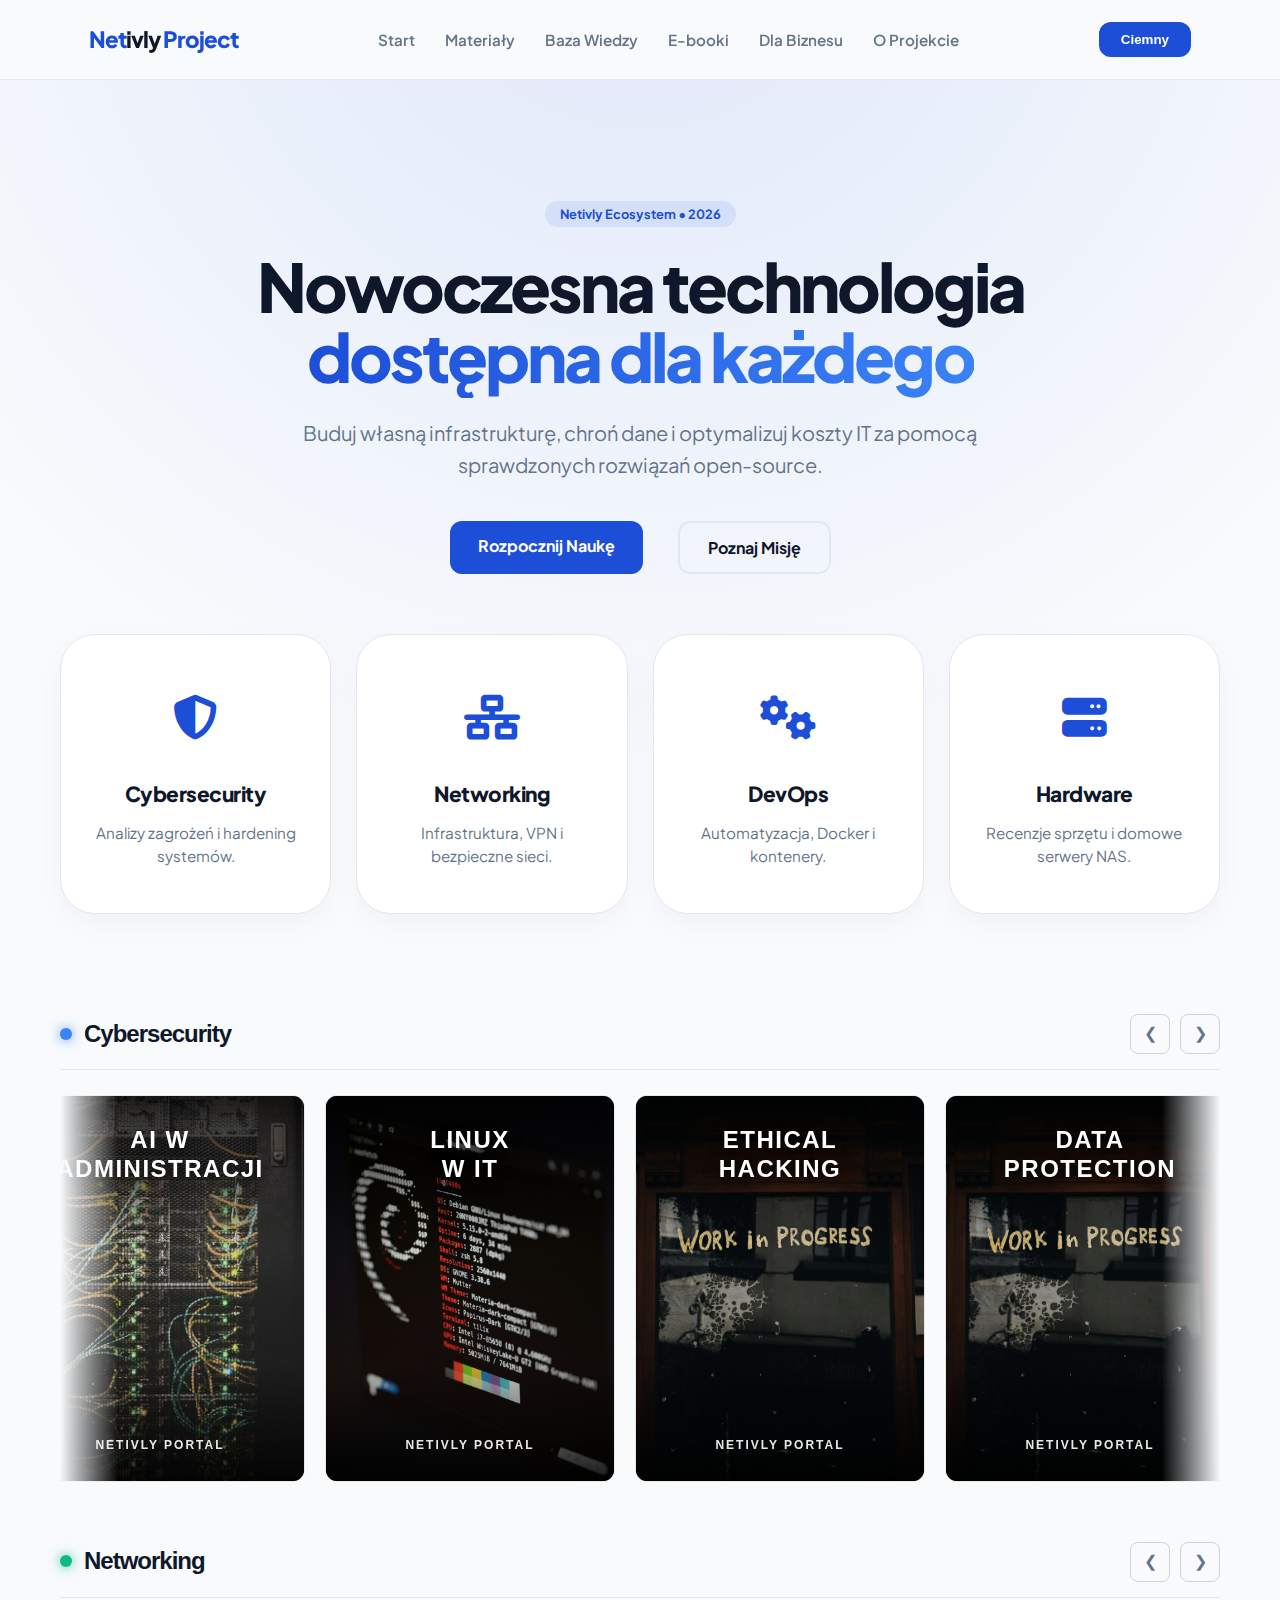
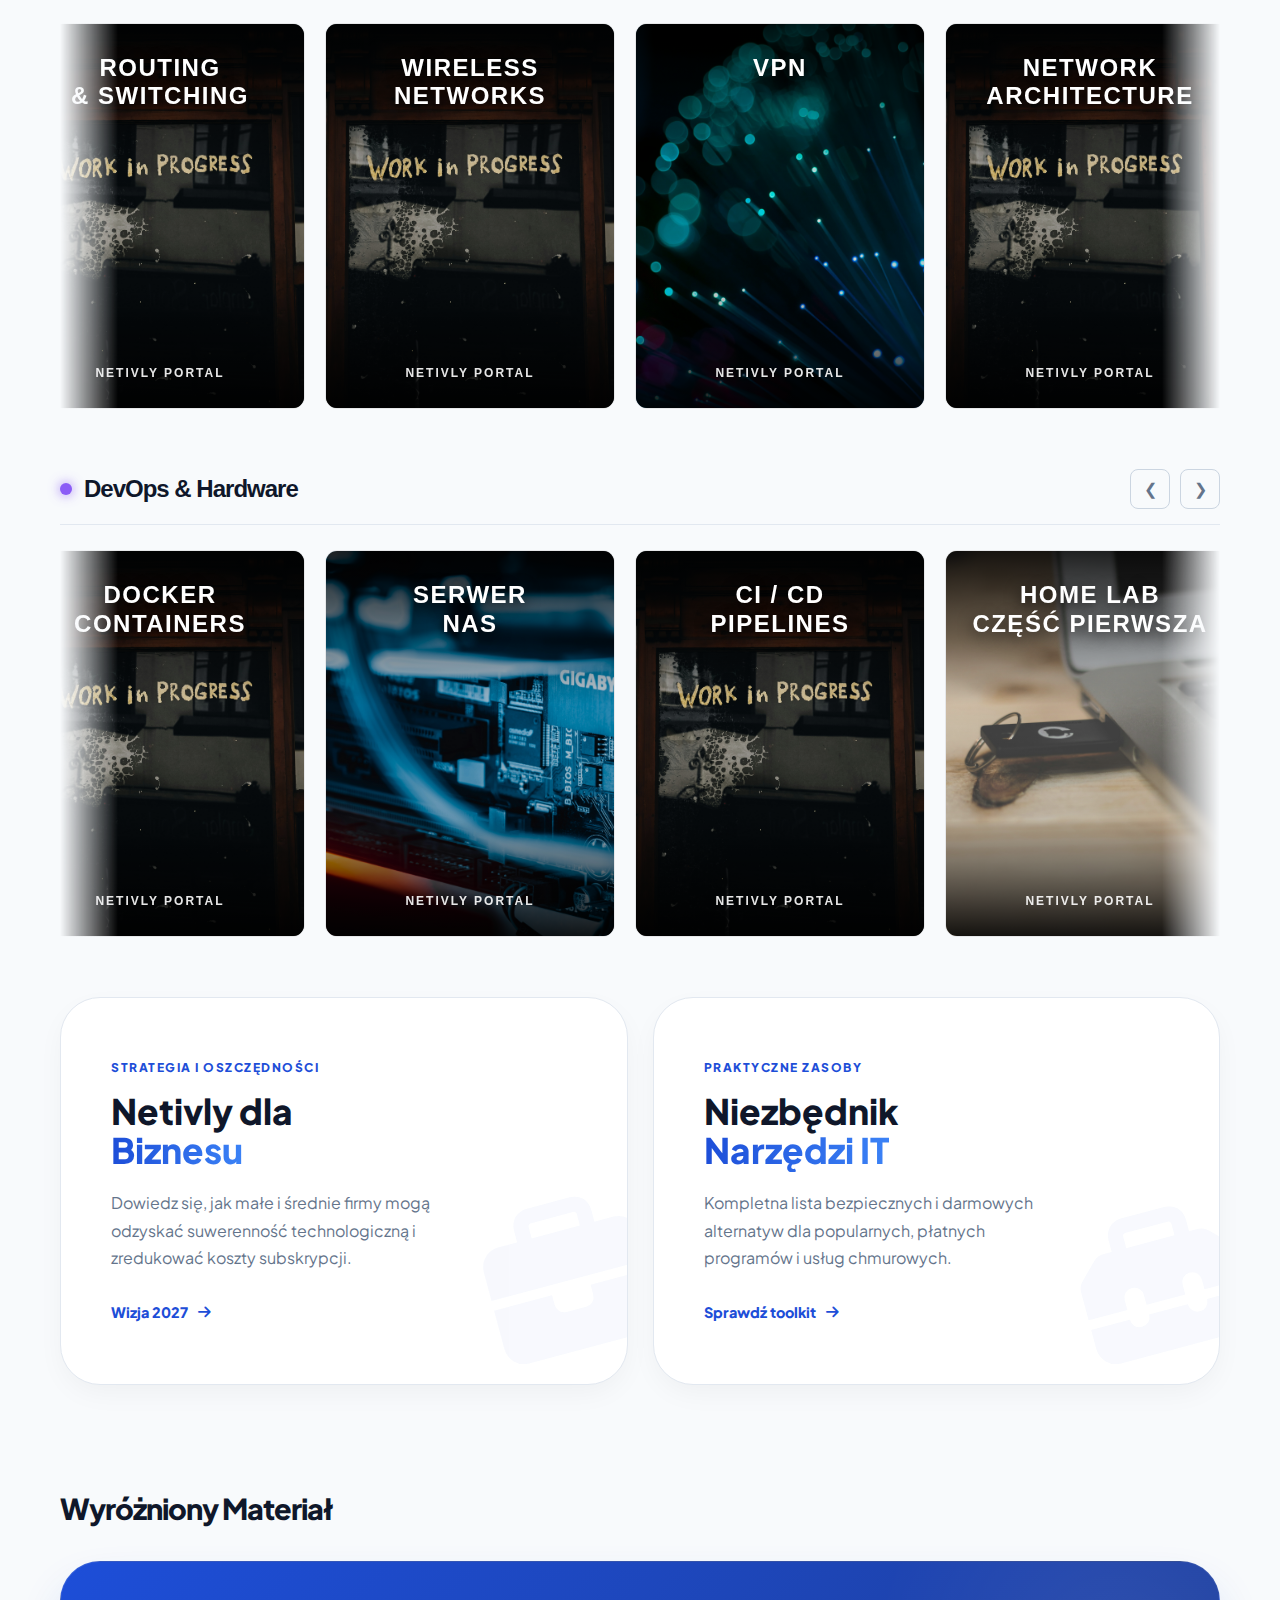
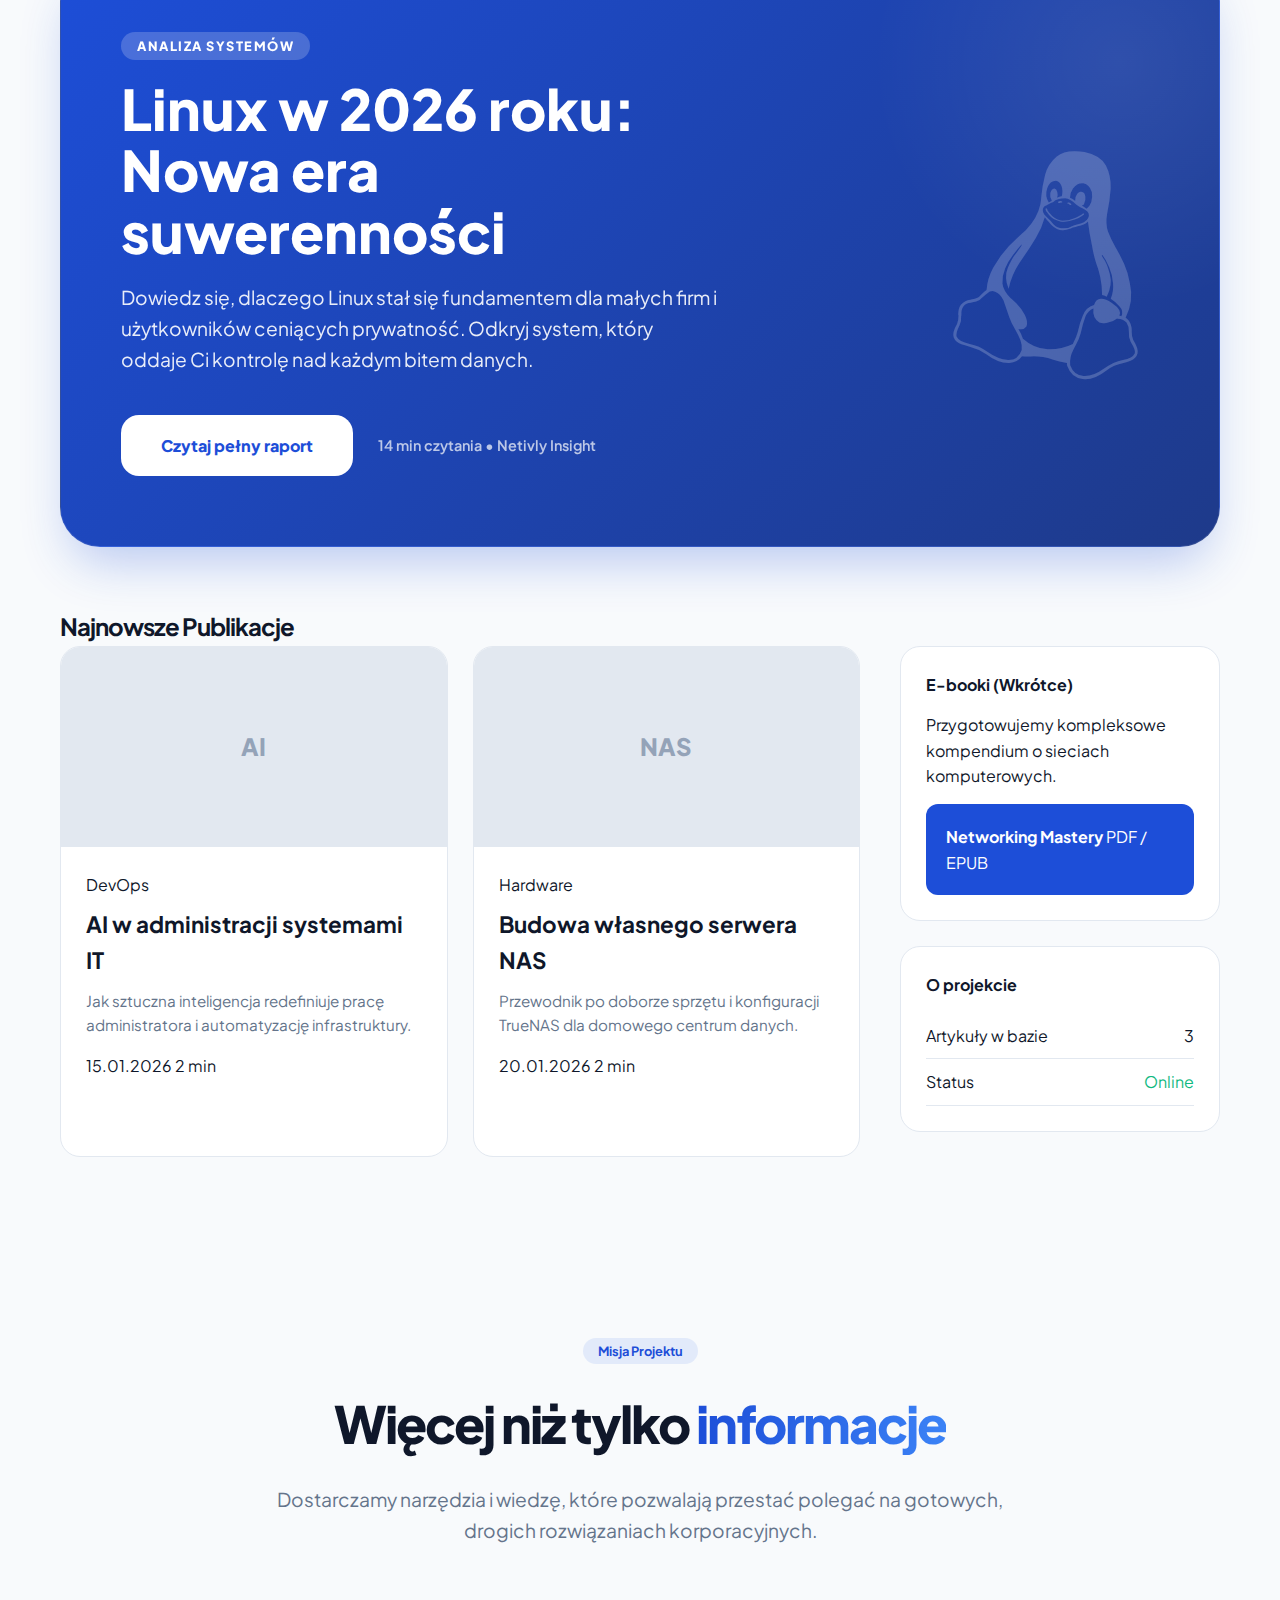
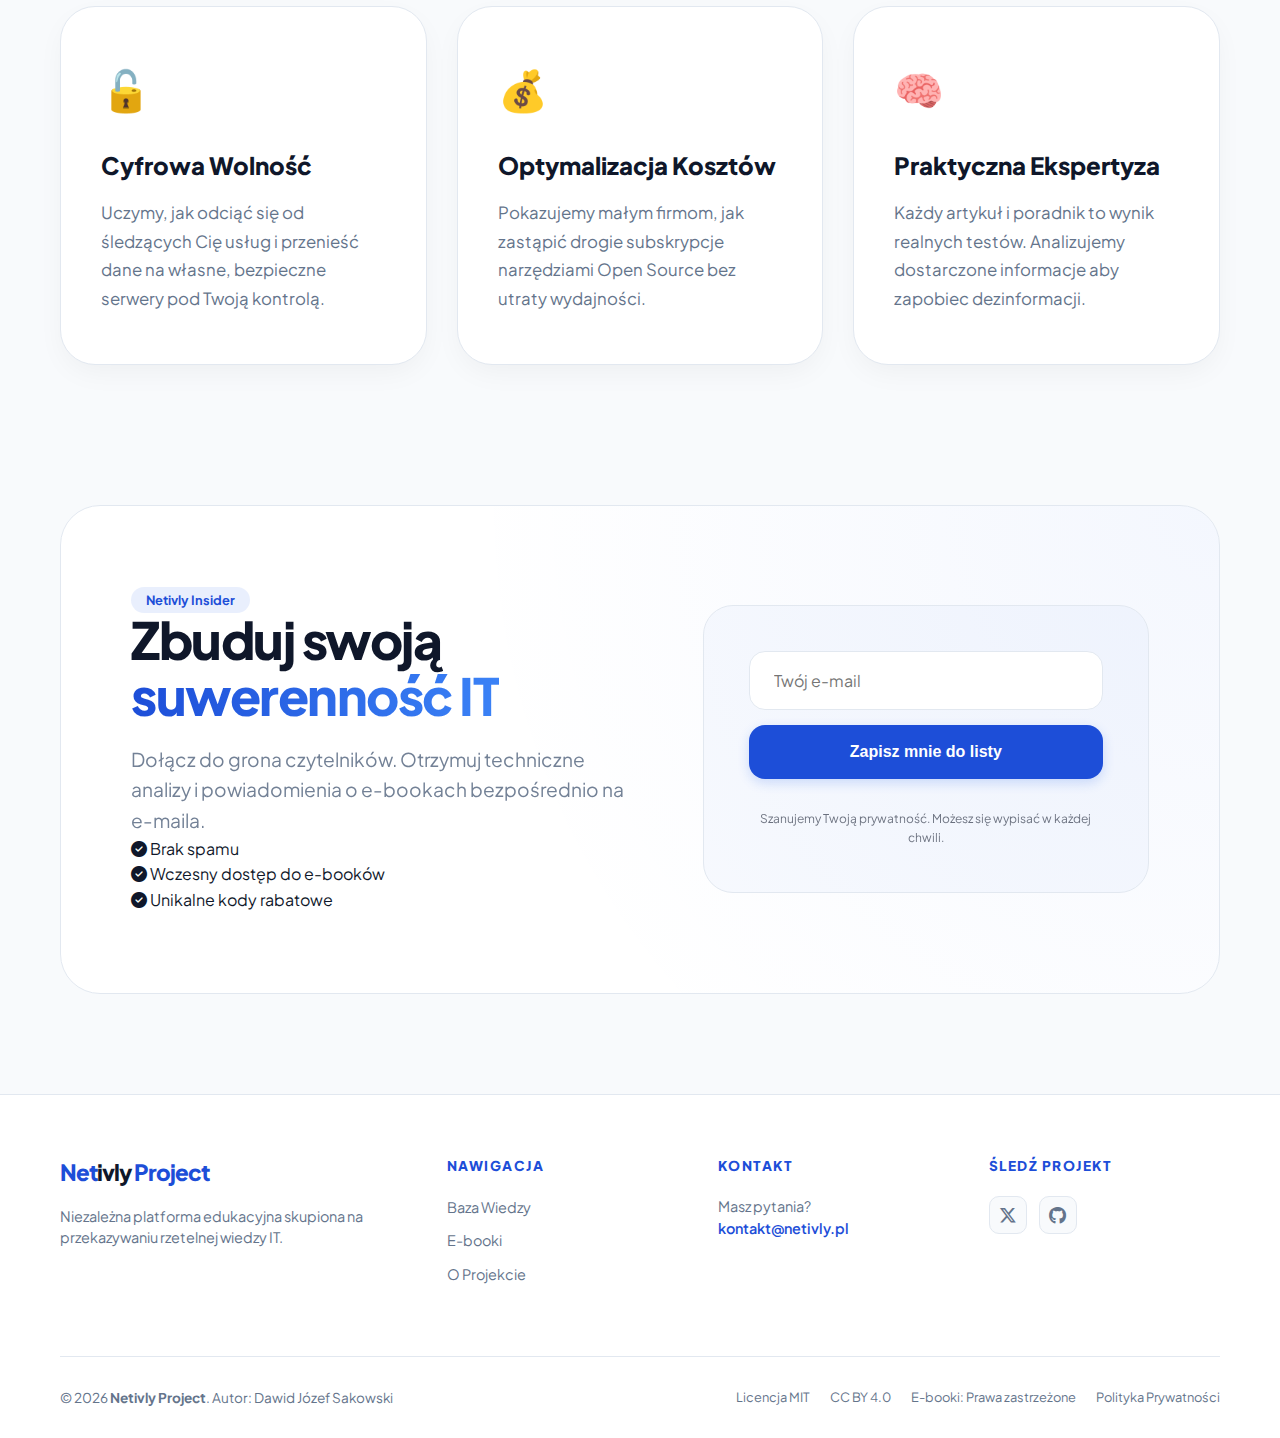
<file: strona/index.html>
<!DOCTYPE html>
<html lang="pl">
<head>
    <meta charset="UTF-8">
    <meta name="viewport" content="width=device-width, initial-scale=1.0">
    <title>Netivly Project | Professional Tech Hub</title>
    <link href="https://fonts.googleapis.com/css2?family=Plus+Jakarta+Sans:wght@400;500;600;700;800&display=swap" rel="stylesheet">
    <link rel="stylesheet" href="css/style.css">
    <link rel="stylesheet" href="css/ciastka.css">
    <link rel="stylesheet" href="css/newsletter.css"> 
    <link rel="stylesheet" href="css/featured.css">
    <link rel="stylesheet" href="css/benefits.css">
    <link rel="stylesheet" href="css/hero-modern.css">
    <link rel="stylesheet" href="css/footer.css">
    <link rel="stylesheet" href="css/header.css">
    <link rel="stylesheet" href="css/portal-hub.css">
    <link rel="icon" type="image/png" href="favicon.png">
    <link rel="apple-touch-icon" href="favicon.png">
    <link rel="stylesheet" href="https://cdnjs.cloudflare.com/ajax/libs/font-awesome/6.5.1/css/all.min.css">
</head>

<!-- Google tag (gtag.js) -->
    <script async src="https://www.googletagmanager.com/gtag/js?id=G-JV5KR2DGE0"></script>
    <script>
    window.dataLayer = window.dataLayer || [];
    function gtag(){dataLayer.push(arguments);}
    gtag('js', new Date());

    gtag('config', 'G-JV5KR2DGE0');
    </script>

<body>
<header class="main-header">
    <div class="container header-container">
        <!-- LEWO -->
        <a href="index.html" class="logo">Net<span>ivly</span> Project</a>

        <!-- ŚRODEK (Menu) -->
        <ul class="nav-links" id="nav-menu">
            <li><a href="index.html">Start</a></li>
            <li><a href="akademia.html">Materiały</a></li>
            <li><a href="baza-wiedzy.html">Baza Wiedzy</a></li>
            <li><a href="ebooki.html">E-booki</a></li>
            <li><a href="biznes.html">Dla Biznesu</a></li>
            <li><a href="o-projekcie.html">O Projekcie</a></li>
        </ul>

        <!-- PRAWO -->
        <div class="header-actions">
            <button id="theme-toggle">Tryb</button>
            <div class="hamburger" id="hamburger">
                <span></span><span></span><span></span>
            </div>
        </div>
    </div>
</header>
    <section class="hero-modern">
    <div class="container">
        <!-- Nagłówek -->
        <div class="hero-header">
            <span class="badge">Netivly Ecosystem • 2026</span>
            <h1>Nowoczesna technologia <br><span class="text-gradient">dostępna dla każdego</span></h1>
            <p>Buduj własną infrastrukturę, chroń dane i optymalizuj koszty IT za pomocą sprawdzonych rozwiązań open-source.</p>
            
            <div class="hero-cta-group">
                <a href="akademia.html" class="btn btn-primary">Rozpocznij Naukę</a>
                <a href="o-projekcie.html" class="btn btn-outline">Poznaj Misję</a>
            </div>
        </div>

        <!-- DUŻE KAFELKI PREMIUM (4 KOLUMNY) -->
        <div class="hero-feature-grid">
            <a href="baza-wiedzy.html?filter=Cybersecurity" class="f-tile">
                <div class="f-tile-icon"><i class="fas fa-shield-halved"></i></div>
                <h3>Cybersecurity</h3>
                <p>Analizy zagrożeń i hardening systemów.</p>
            </a>

            <a href="baza-wiedzy.html?filter=Networking" class="f-tile">
                <div class="f-tile-icon"><i class="fas fa-network-wired"></i></div>
                <h3>Networking</h3>
                <p>Infrastruktura, VPN i bezpieczne sieci.</p>
            </a>

            <a href="baza-wiedzy.html?filter=DevOps" class="f-tile">
                <div class="f-tile-icon"><i class="fas fa-gears"></i></div>
                <h3>DevOps</h3>
                <p>Automatyzacja, Docker i kontenery.</p>
            </a>

            <a href="baza-wiedzy.html?filter=Hardware" class="f-tile">
                <div class="f-tile-icon"><i class="fas fa-server"></i></div>
                <h3>Hardware</h3>
                <p>Recenzje sprzętu i domowe serwery NAS.</p>
            </a>
        </div>
    </div>
</section>

<!-- ========================================== -->
<!-- OSTATECZNY CSS ZINTEGROWANY Z TWOIM JS     -->
<!-- ========================================== -->
<style>
  .netivly-articles-container {
    max-width: 1200px; 
    margin: 0 auto;    
    width: 100%;
    padding: 0 20px;
    box-sizing: border-box;
    font-family: 'Montserrat', sans-serif; 

    /* === KOLORY DLA MOTYWU JASNEGO (Domyślne, gdy brak klasy dark-mode) === */
    --section-title-color: #0f172a; /* Ciemnogranatowy tekst nagłówków */
    --btn-border: #cbd5e1;          /* Jasnoszara ramka strzałek */
    --btn-text: #64748b;            /* Szary symbol wewnątrz strzałki */
    --btn-hover-bg: #f1f5f9;        /* Lekko szare tło strzałki po najechaniu */
    --line-color: #e2e8f0;          /* Subtelna jasna linia oddzielająca */
  }

  /* === KOLORY DLA MOTYWU CIEMNEGO (Gdy Twój JS doda 'dark-mode' do <body>) === */
  body.dark-mode .netivly-articles-container {
    --section-title-color: #ffffff; /* Czysty biały tekst nagłówków */
    --btn-border: #334155;          /* Ciemna ramka strzałek */
    --btn-text: #9ca3af;            /* Jasnoszary symbol wewnątrz strzałki */
    --btn-hover-bg: #1e293b;        /* Ciemne tło strzałki po najechaniu */
    --line-color: #1e293b;          /* Ciemna linia oddzielająca */
  }

  .netivly-articles-sections {
    display: flex;
    flex-direction: column;
    gap: 60px; 
    padding: 40px 0;
  }

  /* NAGŁÓWKI (Będą czytać kolory ze zmiennych wyżej!) */
  .section-header {
    display: flex;
    justify-content: space-between;
    align-items: center;
    margin-bottom: 25px;
    border-bottom: 1px solid var(--line-color);
    padding-bottom: 15px;
    transition: border-color 0.3s ease;
  }

  .title-wrapper {
    display: flex;
    align-items: center;
    gap: 12px;
  }

  .category-dot {
    width: 12px;
    height: 12px;
    background-color: #3b82f6;
    border-radius: 50%;
    box-shadow: 0 0 12px rgba(59, 130, 246, 0.8);
  }

  .section-title {
    color: var(--section-title-color); /* Automatyczna zmiana koloru! */
    font-size: 24px;
    margin: 0;
    font-weight: 700;
    transition: color 0.3s ease;
  }

  /* STRZAŁKI */
  .slider-controls {
    display: flex;
    gap: 10px;
  }

  .slider-btn {
    background-color: transparent;
    border: 1px solid var(--btn-border);
    color: var(--btn-text);
    width: 40px;
    height: 40px;
    border-radius: 8px;
    cursor: pointer;
    display: flex;
    align-items: center;
    justify-content: center;
    font-size: 16px;
    transition: all 0.3s ease;
  }

  .slider-btn:hover {
    background-color: var(--btn-hover-bg);
    color: var(--section-title-color); /* Strzałka w hoverze staje się wyraźna */
    border-color: var(--section-title-color);
  }

  /* KONTENER KAFELKÓW */
  .scrolling-articles-wrapper {
    width: 100%;
    overflow: hidden; 
    -webkit-mask-image: linear-gradient(to right, transparent, black 5%, black 95%, transparent);
    mask-image: linear-gradient(to right, transparent, black 5%, black 95%, transparent);
  }

  .scrolling-articles-track {
    display: flex;
    gap: 20px;
    overflow-x: auto;
    scrollbar-width: none; 
    -ms-overflow-style: none; 
  }
  
  .scrolling-articles-track::-webkit-scrollbar {
    display: none; 
  }

  /* PLAKATY (KAFELKI) */
  .article-card {
    width: 290px; 
    aspect-ratio: 3 / 4; 
    position: relative; 
    border-radius: 12px;
    overflow: hidden;
    text-decoration: none !important;
    display: block;
    flex-shrink: 0;
    transition: transform 0.4s cubic-bezier(0.25, 0.46, 0.45, 0.94), box-shadow 0.4s ease;
    border: 1px solid rgba(128,128,128,0.15);
  }

  .article-card:hover {
    transform: translateY(-8px); 
    box-shadow: 0 15px 35px rgba(0, 0, 0, 0.25);
  }

  .article-card img {
    position: absolute;
    top: 0;
    left: 0;
    width: 100%;
    height: 100%;
    object-fit: cover;
    z-index: 1;
    transition: transform 0.5s ease;
  }

  .article-card:hover img {
    transform: scale(1.05);
  }

  .card-overlay {
    position: absolute;
    top: 0;
    left: 0;
    width: 100%;
    height: 100%;
    background: linear-gradient(to bottom, rgba(0,0,0,0.85) 0%, rgba(0,0,0,0.1) 40%, rgba(0,0,0,0.2) 70%, rgba(0,0,0,0.9) 100%);
    z-index: 2;
    transition: background 0.4s ease;
  }

  .article-card:hover .card-overlay {
    background: linear-gradient(to bottom, rgba(0,0,0,0.95) 0%, rgba(0,0,0,0.3) 40%, rgba(0,0,0,0.4) 70%, rgba(0,0,0,0.95) 100%);
  }

  .card-content {
    position: absolute;
    top: 0;
    left: 0;
    width: 100%;
    height: 100%;
    z-index: 3;
    display: flex;
    flex-direction: column;
    justify-content: space-between; 
    padding: 30px 20px 25px 20px;
    box-sizing: border-box;
    text-align: center;
  }

  /* Tekst naklejony na zdjęcie - ZAWCZE biały !important */
  .card-title {
    color: #ffffff !important;
    font-size: 24px;
    font-weight: 800;
    text-transform: uppercase; 
    letter-spacing: 1.5px; 
    line-height: 1.2;
    margin: 0;
    text-shadow: 0 4px 15px rgba(0,0,0,0.8); 
  }

  .card-bottom {
    color: #ffffff !important;
    font-size: 12px;
    font-weight: 700;
    text-transform: uppercase;
    letter-spacing: 2px;
    opacity: 0.9;
  }
</style>

<!-- ========================================== -->
<!-- KOD HTML (KAFELKI)                         -->
<!-- ========================================== -->
<div class="netivly-articles-container">
  <div class="netivly-articles-sections">

    <!-- ========== SEKCJA 1 ========== -->
    <div class="carousel-section">
      <div class="section-header">
        <div class="title-wrapper">
          <span class="category-dot"></span>
          <h2 class="section-title">Cybersecurity</h2>
        </div>
        <div class="slider-controls">
          <button class="slider-btn btn-left">❮</button>
          <button class="slider-btn btn-right">❯</button>
        </div>
      </div>

      <div class="scrolling-articles-wrapper">
        <div class="scrolling-articles-track">
          
          <a href="artykul.html?id=ai-w-it" class="article-card">
            <img src="photo/ai.jpg" alt="Tlo 1">
            <div class="card-overlay"></div>
            <div class="card-content">
              <!-- Znak <br> pozwala na przeniesienie słowa do nowej linii -->
              <h3 class="card-title">AI W<br>ADMINISTRACJI</h3>
              <div class="card-bottom">NETIVLY PORTAL</div>
            </div>
          </a>

          <a href="artykul.html?id=linux" class="article-card">
            <img src="photo/linux.jpg" alt="Tlo 2">
            <div class="card-overlay"></div>
            <div class="card-content">
              <h3 class="card-title">LINUX<br>W IT</h3>
              <div class="card-bottom">NETIVLY PORTAL</div>
            </div>
          </a>

          <a href="wip.html" class="article-card">
            <img src="photo/wip.jpg" alt="Tlo 3">
            <div class="card-overlay"></div>
            <div class="card-content">
              <h3 class="card-title">ETHICAL<br>HACKING</h3>
              <div class="card-bottom">NETIVLY PORTAL</div>
            </div>
          </a>

          <a href="wip.html" class="article-card">
            <img src="photo/wip.jpg" alt="Tlo 4">
            <div class="card-overlay"></div>
            <div class="card-content">
              <h3 class="card-title">DATA<br>PROTECTION</h3>
              <div class="card-bottom">NETIVLY PORTAL</div>
            </div>
          </a>

        </div>
      </div>
    </div>


    <!-- ========== SEKCJA 2 ========== -->
    <div class="carousel-section">
      <div class="section-header">
        <div class="title-wrapper">
          <span class="category-dot" style="background-color: #10b981; box-shadow: 0 0 12px rgba(16, 185, 129, 0.8);"></span>
          <h2 class="section-title">Networking</h2>
        </div>
        <div class="slider-controls">
          <button class="slider-btn btn-left">❮</button>
          <button class="slider-btn btn-right">❯</button>
        </div>
      </div>

      <div class="scrolling-articles-wrapper">
        <div class="scrolling-articles-track">
          
          <a href="wip.html" class="article-card">
            <img src="photo/wip.jpg" alt="Tlo 5">
            <div class="card-overlay"></div>
            <div class="card-content">
              <h3 class="card-title">ROUTING<br>& SWITCHING</h3>
              <div class="card-bottom">NETIVLY PORTAL</div>
            </div>
          </a>
          
          <a href="wip.html" class="article-card">
            <img src="photo/wip.jpg" alt="Tlo 6">
            <div class="card-overlay"></div>
            <div class="card-content">
              <h3 class="card-title">WIRELESS<br>NETWORKS</h3>
              <div class="card-bottom">NETIVLY PORTAL</div>
            </div>
          </a>

          <a href="artykul.html?id=bezpieczenstwo-vpn" class="article-card">
            <img src="photo/vpn.jpg" alt="Tlo 7">
            <div class="card-overlay"></div>
            <div class="card-content">
              <h3 class="card-title">VPN<br></h3>
              <div class="card-bottom">NETIVLY PORTAL</div>
            </div>
          </a>

          <a href="wip.html" class="article-card">
            <img src="photo/wip.jpg" alt="Tlo 8">
            <div class="card-overlay"></div>
            <div class="card-content">
              <h3 class="card-title">NETWORK<br>ARCHITECTURE</h3>
              <div class="card-bottom">NETIVLY PORTAL</div>
            </div>
          </a>

        </div>
      </div>
    </div>

    <!-- ========== SEKCJA 3 ========== -->
    <div class="carousel-section">
      <div class="section-header">
        <div class="title-wrapper">
          <span class="category-dot" style="background-color: #8b5cf6; box-shadow: 0 0 12px rgba(139, 92, 246, 0.8);"></span>
          <h2 class="section-title">DevOps & Hardware</h2>
        </div>
        <div class="slider-controls">
          <button class="slider-btn btn-left">❮</button>
          <button class="slider-btn btn-right">❯</button>
        </div>
      </div>

      <div class="scrolling-articles-wrapper">
        <div class="scrolling-articles-track">
          
          <a href="wip.html" class="article-card">
            <img src="photo/wip.jpg" alt="Tlo 9">
            <div class="card-overlay"></div>
            <div class="card-content">
              <h3 class="card-title">DOCKER<br>CONTAINERS</h3>
              <div class="card-bottom">NETIVLY PORTAL</div>
            </div>
          </a>

          <a href="artykul.html?id=budowa-nas" class="article-card">
            <img src="photo/server.jpg" alt="Tlo 10">
            <div class="card-overlay"></div>
            <div class="card-content">
              <h3 class="card-title">SERWER<br>NAS</h3>
              <div class="card-bottom">NETIVLY PORTAL</div>
            </div>
          </a>

          <a href="wip.html" class="article-card">
            <img src="photo/wip.jpg" alt="Tlo 11">
            <div class="card-overlay"></div>
            <div class="card-content">
              <h3 class="card-title">CI / CD<br>PIPELINES</h3>
              <div class="card-bottom">NETIVLY PORTAL</div>
            </div>
          </a>

          <a href="artykul.html?id=linux-live-usb-poradnik" class="article-card">
            <img src="photo/usb.jpg" alt="Tlo 12">
            <div class="card-overlay"></div>
            <div class="card-content">
              <h3 class="card-title">HOME LAB<br>CZĘŚĆ PIERWSZA</h3>
              <div class="card-bottom">NETIVLY PORTAL</div>
            </div>
          </a>

        </div>
      </div>
    </div>

  </div>
</div>

<!-- ========================================== -->
<!-- KOD JS (PRZEWIJANIE)                       -->
<!-- ========================================== -->
<script>
  document.addEventListener("DOMContentLoaded", function() {
    const sections = document.querySelectorAll('.carousel-section');
    
    sections.forEach(section => {
      const track = section.querySelector('.scrolling-articles-track');
      const btnLeft = section.querySelector('.btn-left');
      const btnRight = section.querySelector('.btn-right');
      
      track.innerHTML += track.innerHTML;

      let isHovered = false;
      let scrollSpeed = 0.8; 

      function autoScroll() {
        if (!isHovered) {
          track.scrollLeft += scrollSpeed;
          if (track.scrollLeft >= track.scrollWidth / 2) {
            track.scrollLeft = 0;
          }
        }
        requestAnimationFrame(autoScroll);
      }
      requestAnimationFrame(autoScroll);

      track.addEventListener('mouseenter', () => isHovered = true);
      track.addEventListener('mouseleave', () => isHovered = false);
      btnLeft.addEventListener('mouseenter', () => isHovered = true);
      btnLeft.addEventListener('mouseleave', () => isHovered = false);
      btnRight.addEventListener('mouseenter', () => isHovered = true);
      btnRight.addEventListener('mouseleave', () => isHovered = false);

      btnLeft.addEventListener('click', () => {
        if (track.scrollLeft <= 0) {
          track.scrollLeft = track.scrollWidth / 2;
        }
        track.scrollBy({ left: -310, behavior: 'smooth' }); 
      });

      btnRight.addEventListener('click', () => {
        track.scrollBy({ left: 310, behavior: 'smooth' });
      });
    });
  });
</script>

<!-- SEKCJA: PORTAL HUB (BIZNES & NARZĘDZIA) -->
<section class="portal-hub-section">
    <div class="container">
        <div class="portal-hub-grid">
            
            <!-- LEWA STRONA: DLA BIZNESU -->
            <a href="biznes.html" class="portal-card biz">
                <div class="portal-content">
                    <span class="portal-badge">Strategia i Oszczędności</span>
                    <h3>Netivly dla <br><span class="text-gradient">Biznesu</span></h3>
                    <p>Dowiedz się, jak małe i średnie firmy mogą odzyskać suwerenność technologiczną i zredukować koszty subskrypcji.</p>
                    <div class="portal-link">Wizja 2027 <i class="fas fa-arrow-right"></i></div>
                </div>
                <div class="portal-icon-bg">
                    <i class="fas fa-briefcase"></i>
                </div>
            </a>

            <!-- PRAWA STRONA: NIEZBĘDNIK -->
            <a href="narzedzia.html" class="portal-card toolkit">
                <div class="portal-content">
                    <span class="portal-badge">Praktyczne Zasoby</span>
                    <h3>Niezbędnik <br><span class="text-gradient">Narzędzi IT</span></h3>
                    <p>Kompletna lista bezpiecznych i darmowych alternatyw dla popularnych, płatnych programów i usług chmurowych.</p>
                    <div class="portal-link">Sprawdź toolkit <i class="fas fa-arrow-right"></i></div>
                </div>
                <div class="portal-icon-bg">
                    <i class="fas fa-toolbox"></i>
                </div>
            </a>

        </div>
    </div>
</section>


<!-- NOWA SEKCJA WYRÓŻNIONA -->
<section class="ft-wrapper">
    <div class="container">
        <h2 style="margin-bottom: 30px; font-weight: 800; font-size: 1.8rem; letter-spacing: -1px;">Wyróżniony Materiał</h2>
        
        <div class="ft-card">
            <div class="ft-circle-decor"></div>
            
            <div class="ft-info">
                <span class="ft-badge">Analiza Systemów</span>
                <h2 class="ft-title">Linux w 2026 roku: Nowa era suwerenności</h2>
                <p class="ft-desc">Dowiedz się, dlaczego Linux stał się fundamentem dla małych firm i użytkowników ceniących prywatność. Odkryj system, który oddaje Ci kontrolę nad każdym bitem danych.</p>
                
                <div class="ft-actions">
                    <a href="artykul.html?id=linux" class="ft-btn">Czytaj pełny raport</a>
                    <span class="ft-meta">14 min czytania • Netivly Insight</span>
                </div>
            </div>

            <!-- Ikona Linuksa (FontAwesome musi być podpięte) -->
            <div class="ft-icon-side">
                <i class="fab fa-linux"></i>
            </div>
        </div>
    </div>
</section>


<!-- MAIN CONTENT (GRID) -->
    <div class="container" id="latest">
        <h2 class="section-title">Najnowsze Publikacje</h2>
        <div class="main-layout">
            <main id="articles-container" class="articles-grid">
                <!-- Tu JavaScript sam wstawi artykuły z JSON -->
            </main>

            <aside>
                <div class="sidebar-box">
                    <h4>E-booki (Wkrótce)</h4>
                    <p>Przygotowujemy kompleksowe kompendium o sieciach komputerowych.</p>
                    <div class="ebook-preview">
                        <strong>Networking Mastery</strong>
                        <span>PDF / EPUB</span>
                    </div>
                </div>

                <div class="sidebar-box">
                    <h4>O projekcie</h4>
                    <div class="stat-item">
                        <span>Artykuły w bazie</span>
                        <span class="stat-value" id="dynamic-article-count">0</span>
                    </div>
                    <div class="stat-item">
                        <span>Status</span>
                        <span class="stat-value" style="color: #10b981;">Online</span>
                    </div>
                </div>
            </aside>
        </div>
    </div>

<section class="modern-trust-section">
    <div class="container">
        <div class="trust-header">
            <span class="badge">Misja Projektu</span>
            <h2>Więcej niż tylko <span class="text-gradient">informacje</span></h2>
            <p>Dostarczamy narzędzia i wiedzę, które pozwalają przestać polegać na gotowych, drogich rozwiązaniach korporacyjnych.</p>
        </div>

        <div class="trust-grid">
            <!-- Karta 1 -->
            <div class="trust-card">
                <div class="trust-icon">🔓</div>
                <h3>Cyfrowa Wolność</h3>
                <p>Uczymy, jak odciąć się od śledzących Cię usług i przenieść dane na własne, bezpieczne serwery pod Twoją kontrolą.</p>
            </div>

            <!-- Karta 2 -->
            <div class="trust-card">
                <div class="trust-icon">💰</div>
                <h3>Optymalizacja Kosztów</h3>
                <p>Pokazujemy małym firmom, jak zastąpić drogie subskrypcje narzędziami Open Source bez utraty wydajności.</p>
            </div>

            <!-- Karta 3 -->
            <div class="trust-card">
                <div class="trust-icon">🧠</div>
                <h3>Praktyczna Ekspertyza</h3>
                <p>Każdy artykuł i poradnik to wynik realnych testów. Analizujemy dostarczone informacje aby zapobiec dezinformacji.</p>
            </div>
        </div>
    </div>
</section>

<section class="container">
    <div class="new-newsletter-box">
        <!-- Lewa strona: Treść -->
        <div class="nl-text-side">
            <span class="badge" style="margin-bottom: 15px;">Netivly Insider</span>

            <h2>Zbuduj swoją <br><span class="text-gradient">suwerenność IT</span></h2>
            <p>Dołącz do grona czytelników. Otrzymuj techniczne analizy i powiadomienia o e-bookach bezpośrednio na e-maila.</p>
            
            <ul class="nl-benefits">
                <li><i class="fas fa-check-circle"></i> Brak spamu</li>
                <li><i class="fas fa-check-circle"></i> Wczesny dostęp do e-booków</li>
                <li><i class="fas fa-check-circle"></i> Unikalne kody rabatowe</li>
            </ul>
        </div>

        <!-- Prawa strona: Formularz -->
        <div class="nl-form-side">
            <form action="https://formspree.io/f/mwvqdqzy" method="POST">
                <input type="email" name="email" placeholder="Twój e-mail" required>
                <button type="submit" class="nl-btn">Zapisz mnie do listy</button>
                <p style="font-size: 0.75rem; text-align: center; margin-top: 15px; opacity: 0.6;">
                    Szanujemy Twoją prywatność. Możesz się wypisać w każdej chwili.
                </p>
            </form>
        </div>
    </div>
</section>

  <div id="cookie-popup" class="cookie-popup">
    <div class="cookie-content">
      
      <div class="cookie-icon">
        <svg xmlns="http://www.w3.org/2000/svg" fill="none" viewBox="0 0 24 24" stroke-width="1.5" stroke="currentColor">
          <path stroke-linecap="round" stroke-linejoin="round" d="M9 12.75 11.25 15 15 9.75m-3-7.036A11.959 11.959 0 0 1 3.598 6 11.99 11.99 0 0 0 3 9.749c0 5.592 3.824 10.29 9 11.623 5.176-1.332 9-6.03 9-11.622 0-1.31-.21-2.571-.598-3.751h-.152c-3.196 0-6.1-1.248-8.25-3.285Z" />
        </svg>
      </div>
      
      <div class="cookie-text">
        <h4>Prywatność i Cookies</h4>
        <p>Dbamy o Twoje dane. Używamy ciasteczek, aby zapewnić najwyższą jakość korzystania z Netivly oraz analizować ruch. Zobacz naszą <a href="polityka-prywatnosci.html">Politykę Prywatności</a>.</p>
      </div>
      
    </div>
    <button id="accept-cookies" class="cookie-btn">Rozumiem i akceptuję</button>
  </div>
    
    <!-- FOOTER -->
<footer>
    <div class="container">
        <div class="footer-grid">
            <!-- Kolumna 1: Logo -->
            <div class="footer-col">
                <div class="logo">Net<span>ivly</span> Project</div>
                <p style="margin-top: 15px;">Niezależna platforma edukacyjna skupiona na przekazywaniu rzetelnej wiedzy IT.</p>
            </div>

            <!-- Kolumna 2: Nawigacja -->
            <div class="footer-col">
                <h4>Nawigacja</h4>
                <ul>
                    <li><a href="baza-wiedzy.html">Baza Wiedzy</a></li>
                    <li><a href="ebooki.html">E-booki</a></li>
                    <li><a href="o-projekcie.html">O Projekcie</a></li>
                </ul>
            </div>

            <!-- Kolumna 3: Kontakt -->
            <div class="footer-col">
                <h4>Kontakt</h4>
                <p>Masz pytania?<br>
                <a href="mailto:kontakt@netivly.pl" style="color: var(--primary); font-weight: 600;">kontakt@netivly.pl</a></p>
            </div>

            <!-- Kolumna 4: Social -->
            <div class="footer-col">
                <h4>Śledź projekt</h4>
                <div class="social-links">
                    <a href="https://x.com/netivly" target="_blank" title="X (Twitter)"><i class="fab fa-x-twitter"></i></a>
                    <a href="https://github.com/123aaaaaaa12" target="_blank" title="GitHub"><i class="fab fa-github"></i></a>
                </div>
            </div>
        </div>

        <!-- DOLNA CZĘŚĆ PRAWNA -->
        <div class="footer-bottom">
            <div class="footer-info-text">
                &copy; 2026 <strong>Netivly Project</strong>. Autor: Dawid Józef Sakowski
            </div>
            
            <div class="footer-legal-links">
                <a href="/license.txt">Licencja MIT</a>
                <a href="https://creativecommons.org/licenses/by/4.0/">CC BY 4.0</a>
                <span>E-booki: Prawa zastrzeżone</span>
                <a href="polityka-prywatnosci.html">Polityka Prywatności</a>
            </div>
        </div>
    </div>
</footer>
    <script src="js/ciastka.js"></script>
    <script src="js/script.js"></script>
    <script src="js/database.js"></script>
</body>
</html>
</file>
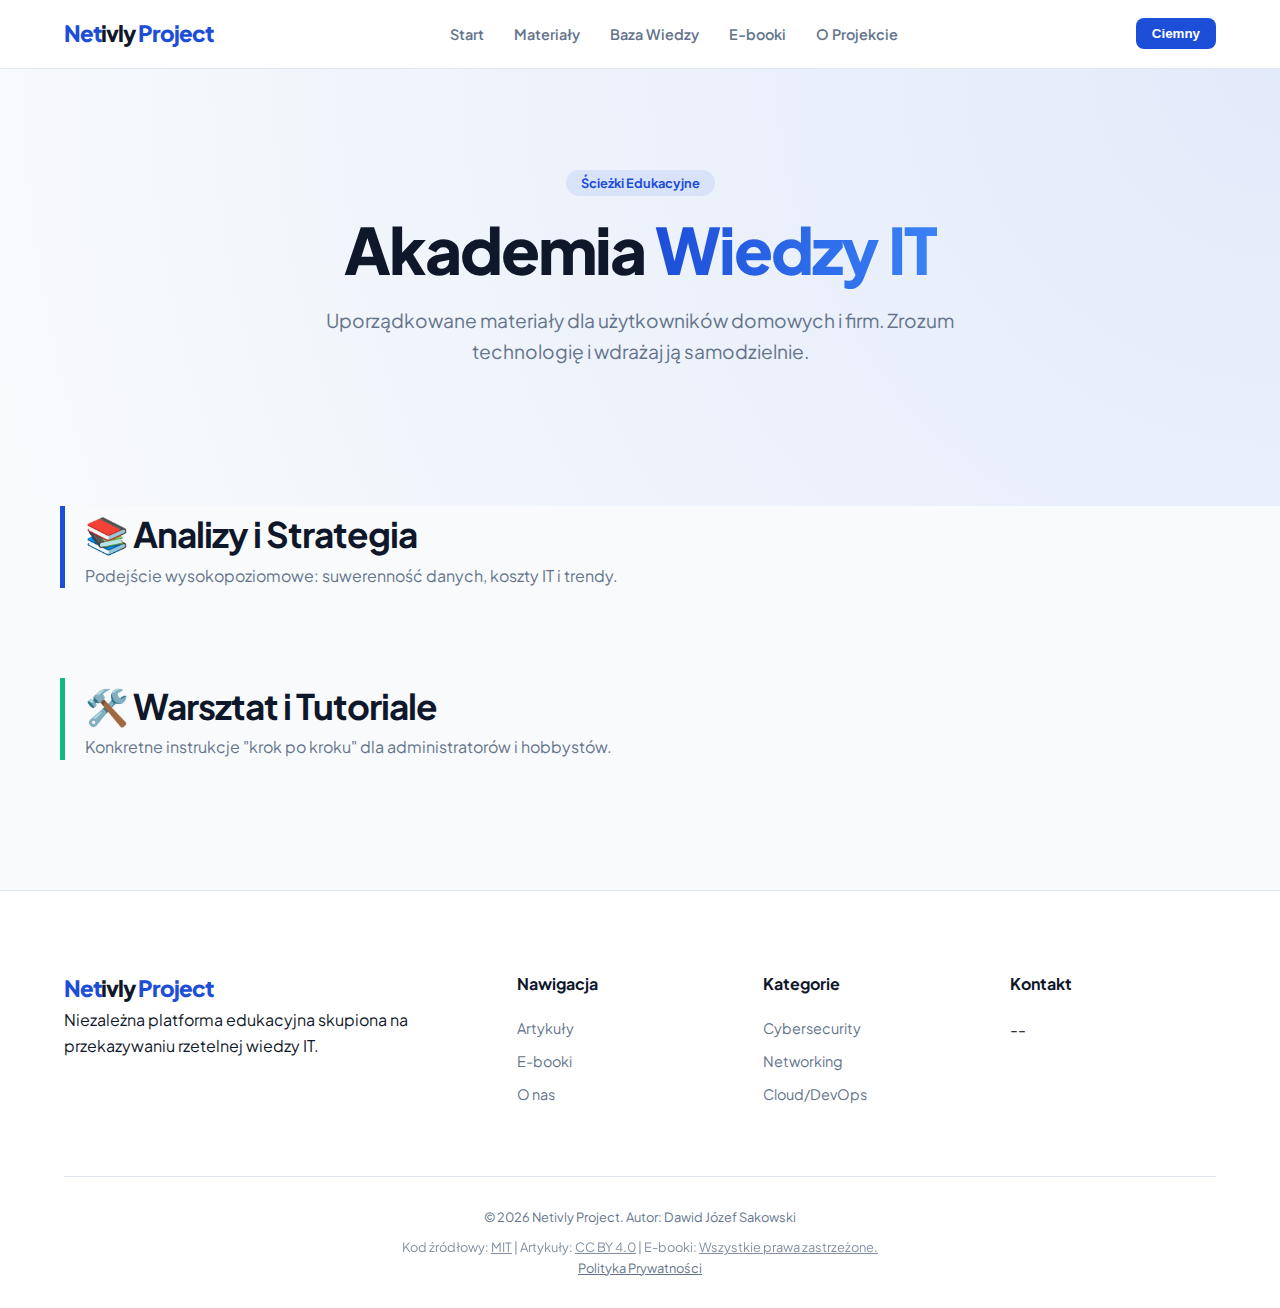
<file: strona/akademia.html>
<!DOCTYPE html>
<html lang="pl">
<head>
    <meta charset="UTF-8">
    <meta name="viewport" content="width=device-width, initial-scale=1.0">
    <title>Materiały | Netivly Project</title>
    <link rel="apple-touch-icon" href="favicon.png">
    <link href="https://fonts.googleapis.com/css2?family=Plus+Jakarta+Sans:wght@400;600;800&display=swap" rel="stylesheet">
    <link rel="stylesheet" href="css/style.css">
    <!-- Google tag (gtag.js) -->
    <script async src="https://www.googletagmanager.com/gtag/js?id=G-JV5KR2DGE0"></script>
    <script>
    window.dataLayer = window.dataLayer || [];
    function gtag(){dataLayer.push(arguments);}
    gtag('js', new Date());

    gtag('config', 'G-JV5KR2DGE0');
    </script>
</head>
<body>

    <header>
        <a href="index.html" class="logo">Net<span>ivly</span> Project</a>
        <div class="hamburger" id="hamburger">
            <span></span><span></span><span></span>
        </div>
        <nav>
            <ul class="nav-links" id="nav-menu">
            <li><a href="index.html">Start</a></li>
            <li><a href="akademia.html">Materiały</a></li>
            <li><a href="baza-wiedzy.html">Baza Wiedzy</a></li>
            <li><a href="ebooki.html">E-booki</a></li>
            <li><a href="o-projekcie.html">O Projekcie</a></li>
        </ul>
        </nav>
        <button id="theme-toggle">Tryb</button>
    </header>

    <section class="hero-expanded">
        <div class="hero-content">
            <span class="badge">Ścieżki Edukacyjne</span>
            <h1>Akademia <span class="text-gradient">Wiedzy IT</span></h1>
            <p>Uporządkowane materiały dla użytkowników domowych i firm. Zrozum technologię i wdrażaj ją samodzielnie.</p>
        </div>
    </section>

    <div class="container">
        
        <!-- SEKCJA: ARTYKUŁY I STRATEGIA -->
        <div style="margin-bottom: 60px;">
            <div style="margin-bottom: 30px; border-left: 5px solid var(--primary); padding-left: 20px;">
                <h2 style="font-size: 2.2rem; letter-spacing: -1px;">📚 Analizy i Strategia</h2>
                <p style="color: var(--text-muted);">Podejście wysokopoziomowe: suwerenność danych, koszty IT i trendy.</p>
            </div>
            
            <div id="articles-hub-container" class="articles-grid">
                <!-- Tu wpadną Artykuły -->
            </div>
        </div>

        <!-- SEKCJA: PORADNIKI -->
        <div style="margin-bottom: 100px;">
            <div style="margin-bottom: 30px; border-left: 5px solid #10b981; padding-left: 20px;">
                <h2 style="font-size: 2.2rem; letter-spacing: -1px;">🛠️ Warsztat i Tutoriale</h2>
                <p style="color: var(--text-muted);">Konkretne instrukcje "krok po kroku" dla administratorów i hobbystów.</p>
            </div>

            <div id="guides-hub-container" class="articles-grid">
                <!-- Tu wpadną Poradniki -->
            </div>
        </div>

    </div>

        <!-- FOOTER -->
    <footer>
        <div class="footer-grid">
            <div class="footer-col">
                <div class="logo">Net<span>ivly</span> Project</div> 
                <p>Niezależna platforma edukacyjna skupiona na przekazywaniu rzetelnej wiedzy IT.</p>
            </div>
            <div class="footer-col">
                <h4>Nawigacja</h4>
                <ul>
                    <li><a href="#">Artykuły</a></li>
                    <li><a href="#">E-booki</a></li>
                    <li><a href="#">O nas</a></li>
                </ul>
            </div>
            <div class="footer-col">
                <h4>Kategorie</h4>
                <ul>
                    <li><a href="#">Cybersecurity</a></li>
                    <li><a href="#">Networking</a></li>
                    <li><a href="#">Cloud/DevOps</a></li>
                </ul>
            </div>
            <div class="footer-col">
                <h4>Kontakt</h4>
                <p>--</p>
            </div>
        </div>
            <div class="footer-bottom">
                <p>&copy; 2026 Netivly Project. Autor: Dawid Józef Sakowski</p>
                <p style="font-size: 0.8rem; margin-top: 10px; color: var(--text-muted); opacity: 0.8;">
                Kod źródłowy: <a href="/license.txt" style="text-decoration: underline; color: inherit;">MIT</a> | 
                Artykuły: <a href="https://creativecommons.org/licenses/by/4.0/" style="text-decoration: underline; color: inherit;">CC BY 4.0</a> | 
                E-booki:  <a href="/license.txt" style="text-decoration: underline; color: inherit;">Wszystkie prawa zastrzeżone.</a>
            </p>
            <a href="polityka-prywatnosci.html" style="text-decoration: underline; color: inherit;">Polityka Prywatności</a>
        </div>
    </footer>

    <script src="js/script.js"></script>
</body>
</html>
</file>
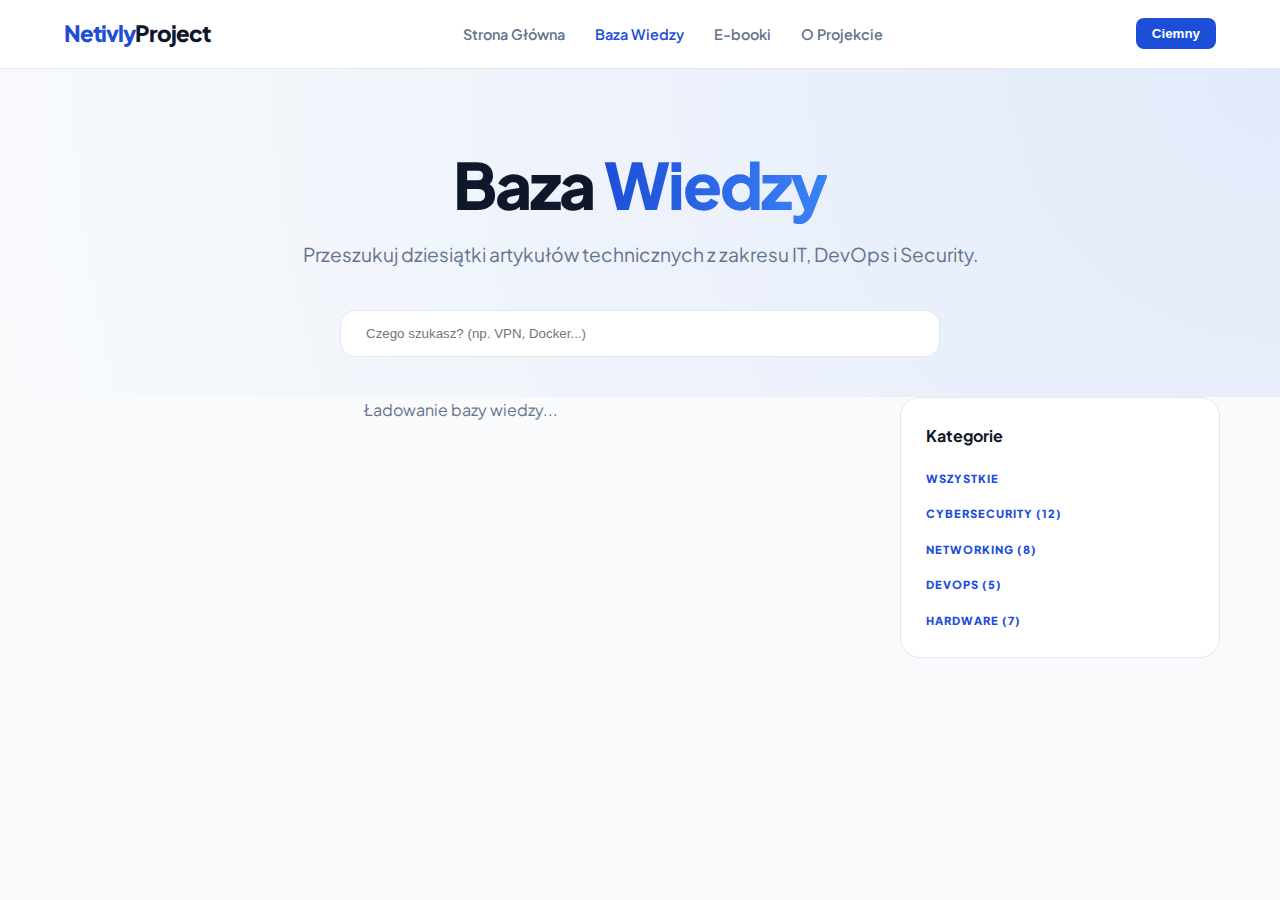
<file: strona/baza-wiedzy.html>
<!DOCTYPE html>
<html lang="pl">
<head>
    <meta charset="UTF-8">
    <meta name="viewport" content="width=device-width, initial-scale=1.0">
    <title>Baza Wiedzy | Netivly Project</title>
    <link rel="icon" type="image/png" href="favicon.png">
    <link rel="apple-touch-icon" href="favicon.png">
    <link href="https://fonts.googleapis.com/css2?family=Plus+Jakarta+Sans:wght@400;600;800&display=swap" rel="stylesheet">
    <link rel="stylesheet" href="css/style.css">
</head>
<!-- Google tag (gtag.js) -->
<script async src="https://www.googletagmanager.com/gtag/js?id=G-9FE7V9D214"></script>
<script>
  window.dataLayer = window.dataLayer || [];
  function gtag(){dataLayer.push(arguments);}
  gtag('js', new Date());

  gtag('config', 'G-9FE7V9D214');
</script>
<body>
    <header>
        <a href="index.html" class="logo">Netivly<span>Project</span></a>
        <nav>
            <ul class="nav-links">
                <li><a href="index.html">Strona Główna</a></li>
                <li><a href="baza-wiedzy.html" style="color:var(--primary)">Baza Wiedzy</a></li>
                <li><a href="ebooki.html">E-booki</a></li>
                <li><a href="o-projekcie.html">O Projekcie</a></li>
            </ul>
        </nav>
        <button id="theme-toggle">Tryb</button>
    </header>

    <section class="hero-expanded" style="padding: 60px 5% 40px;">
        <h1>Baza <span class="text-gradient">Wiedzy</span></h1>
        <p>Przeszukuj dziesiątki artykułów technicznych z zakresu IT, DevOps i Security.</p>
        
        <div class="container" style="margin-top: 30px;">
            <!-- DODANO ID: search-input -->
            <input type="text" id="search-input" placeholder="Czego szukasz? (np. VPN, Docker...)" style="width: 100%; max-width: 600px; padding: 15px 25px; border-radius: 15px; border: 1px solid var(--border); background: var(--bg-card); color: var(--text-main);">
        </div>
    </section>

    <div class="container">
        <div class="main-layout">
            <main>
                <!-- DODANO ID: articles-list -->
                <div id="articles-list" class="articles-grid" style="grid-template-columns: 1fr;">
                    <!-- Tutaj JavaScript automatycznie wstawi artykuły z pliku JSON -->
                    <p style="text-align: center; color: var(--text-muted);">Ładowanie bazy wiedzy...</p>
                </div>
            </main>

            <aside>
                <div class="sidebar-box">
                    <h4>Kategorie</h4>
                    <ul style="margin-top: 15px; display: flex; flex-direction: column; gap: 10px;">
                        <li><a href="#" class="tag" onclick="location.reload()">Wszystkie</a></li> 
                        <li><a href="#" class="tag">Cybersecurity (12)</a></li>
                        <li><a href="#" class="tag">Networking (8)</a></li>
                        <li><a href="#" class="tag">DevOps (5)</a></li>
                        <li><a href="#" class="tag">Hardware (7)</a></li>
                    </ul>
                </div>
            </aside>
        </div>
    </div>

    <!-- Pamiętaj, że skrypt musi być na końcu -->
    <script src="js/script.js"></script>
</body>
</html>
</file>
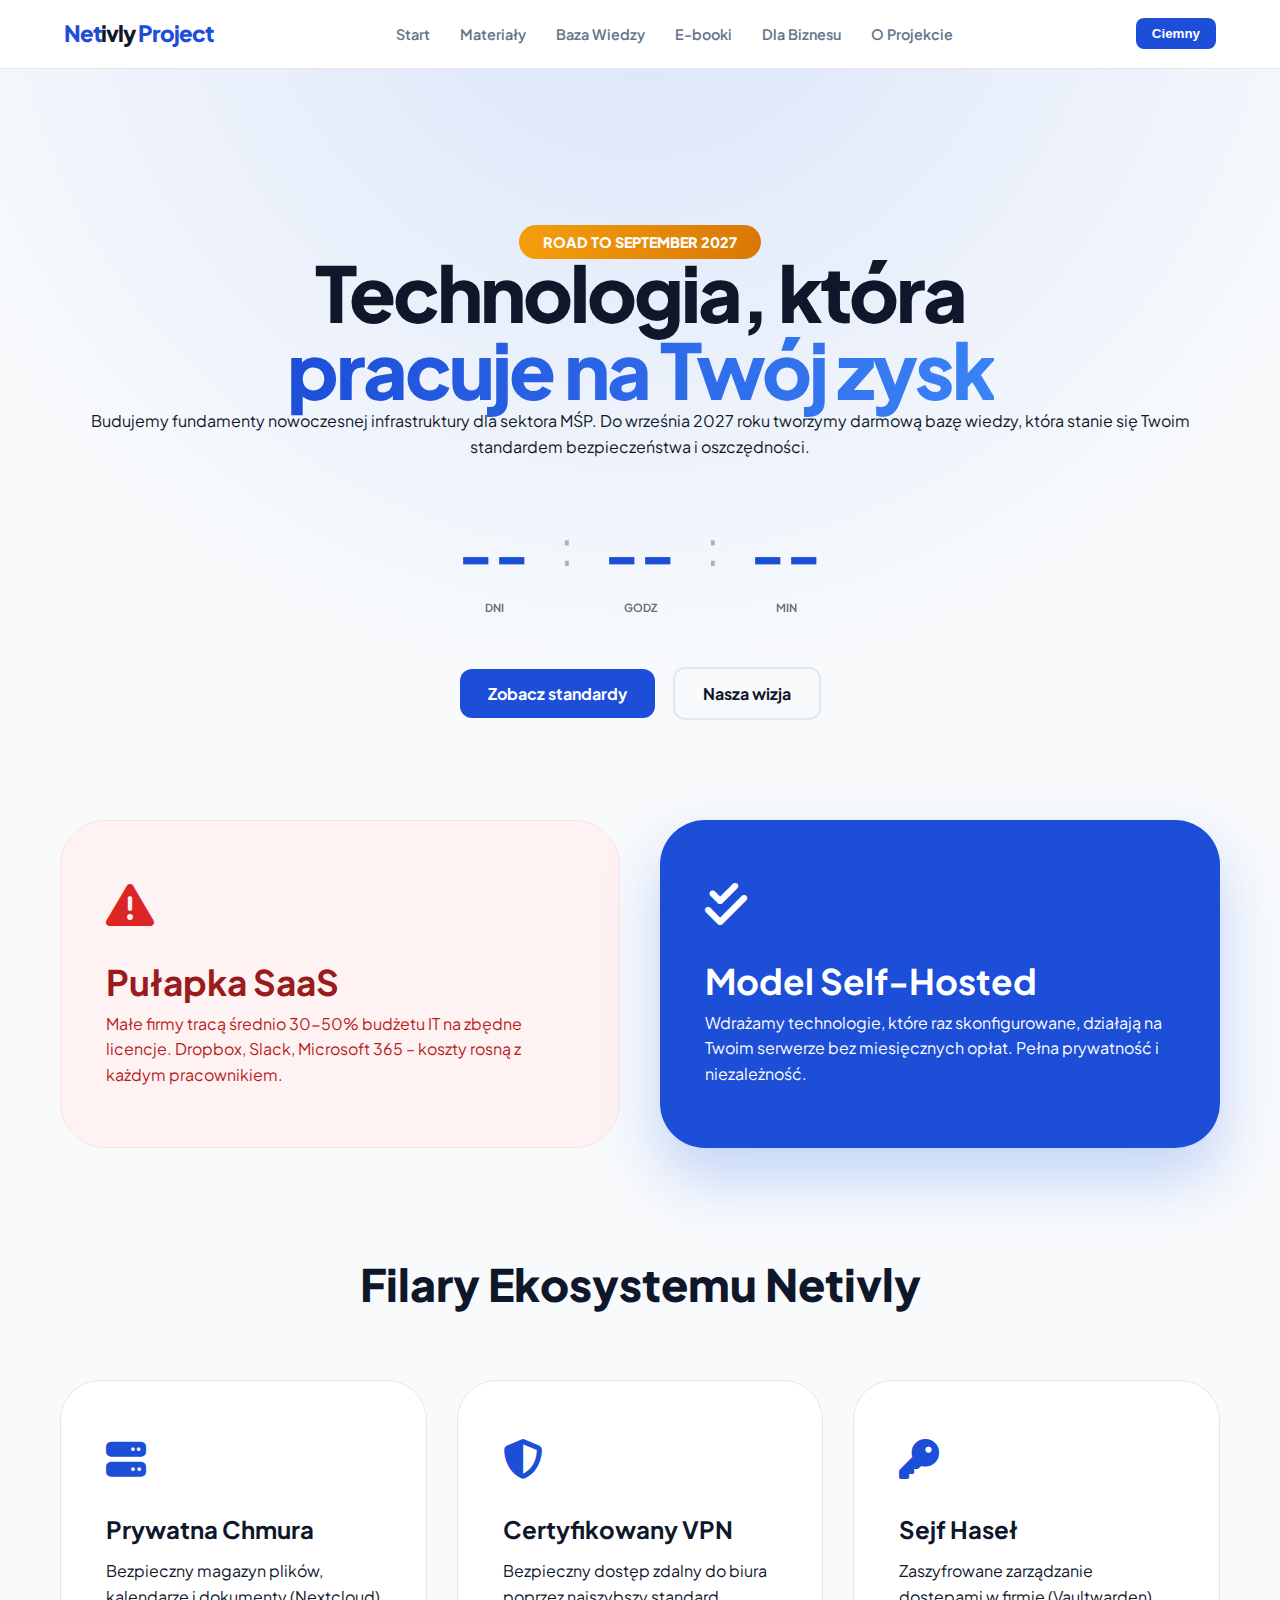
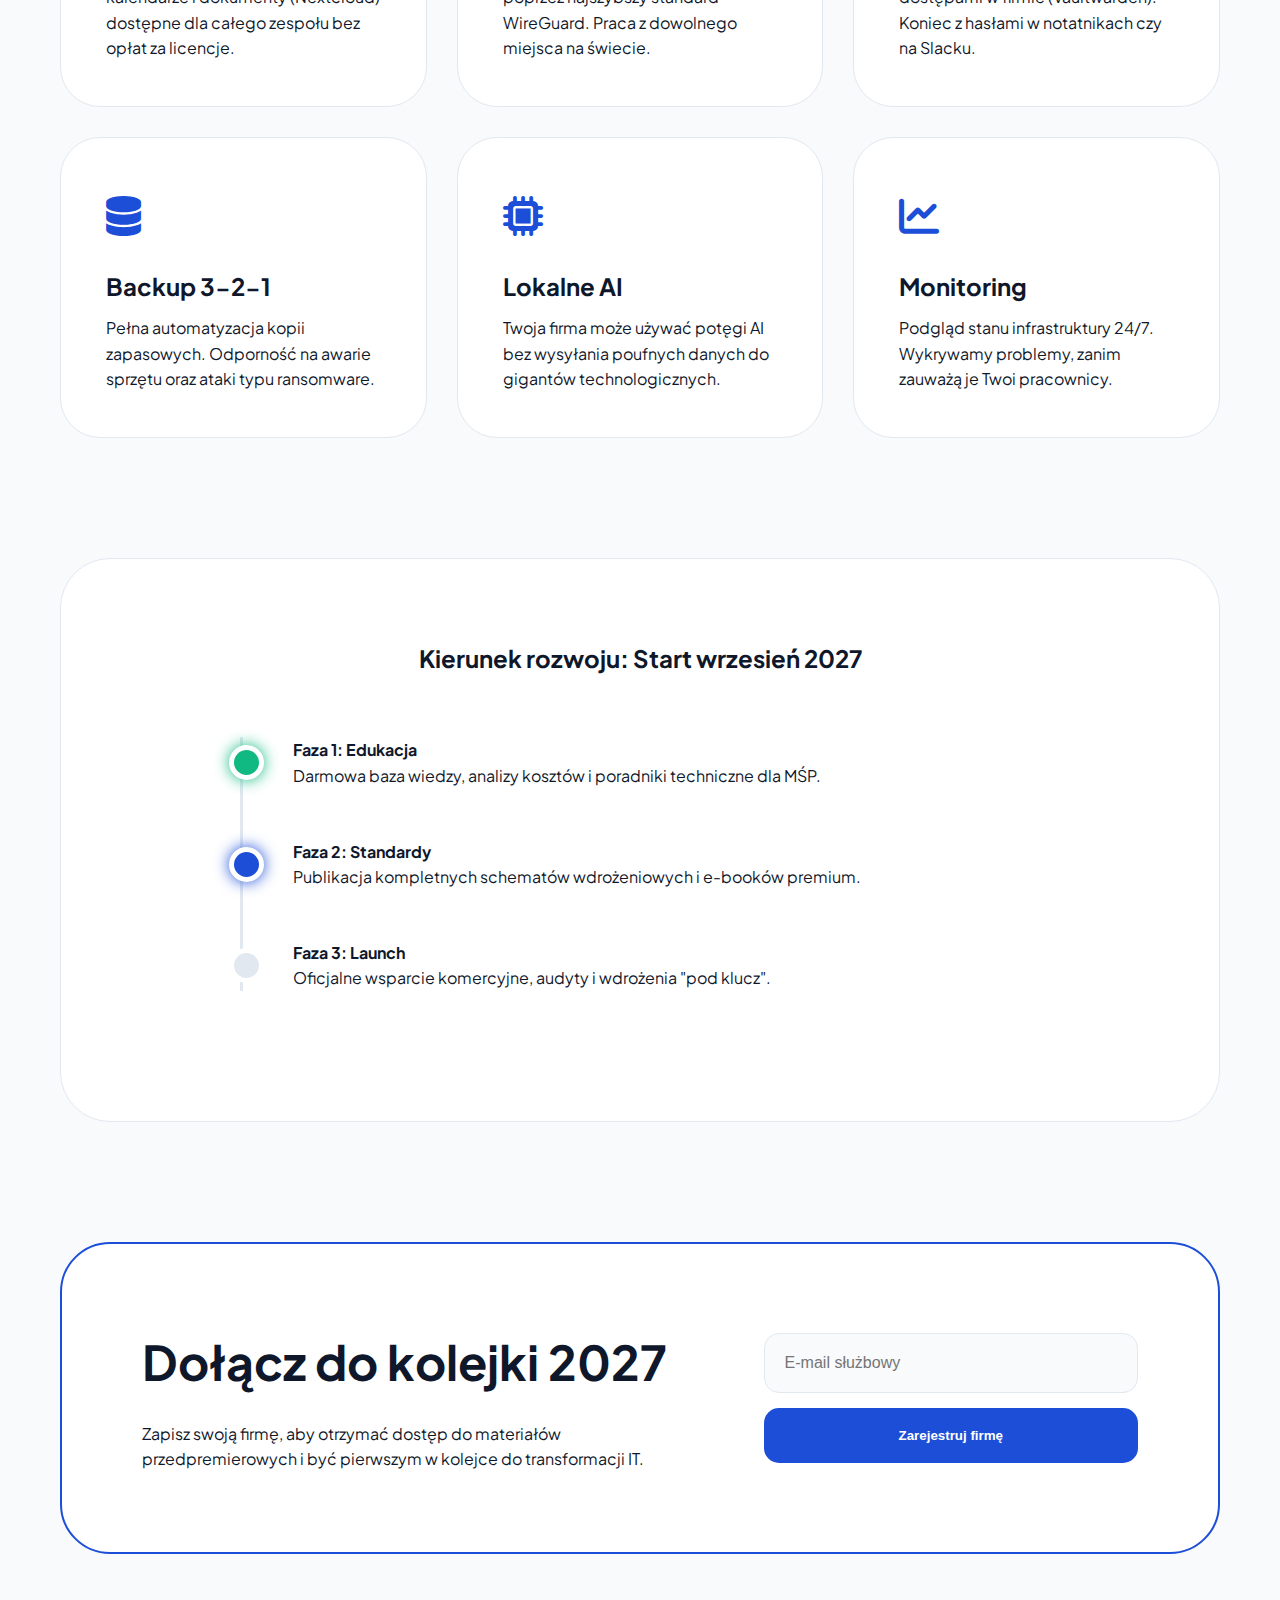
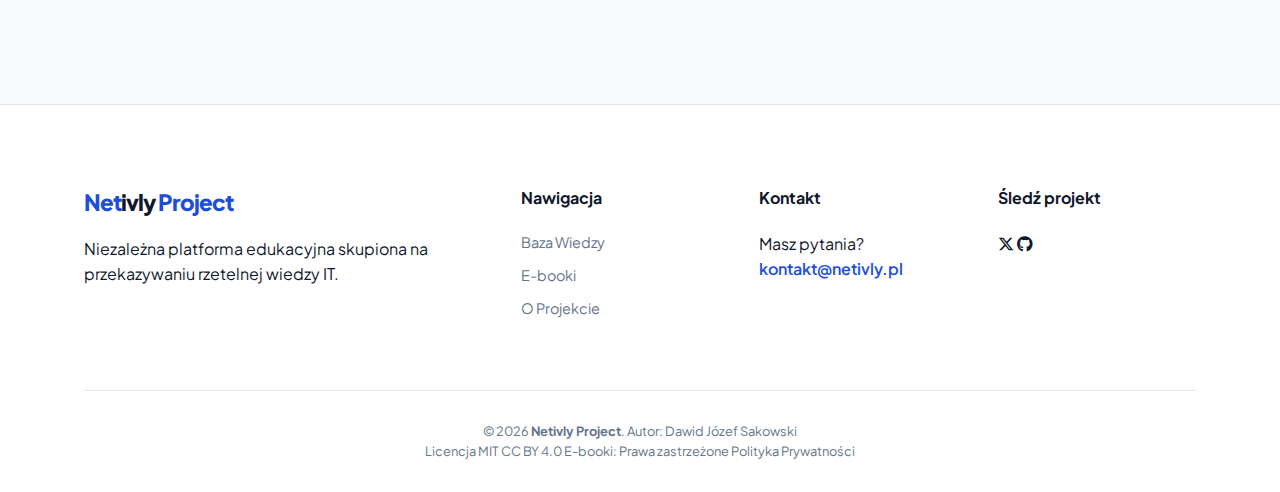
<file: strona/biznes.html>
<!DOCTYPE html>
<html lang="pl">
<head>
    <meta charset="UTF-8">
    <meta name="viewport" content="width=device-width, initial-scale=1.0">
    <title>Rozwiązania IT dla Biznesu | Netivly Project</title>
    <link rel="icon" type="image/png" href="favicon.png">
    <link href="https://fonts.googleapis.com/css2?family=Plus+Jakarta+Sans:wght@400;500;600;700;800&display=swap" rel="stylesheet">
    <link rel="stylesheet" href="css/style.css">
    <link rel="stylesheet" href="css/business.css">
    <link rel="stylesheet" href="https://cdnjs.cloudflare.com/ajax/libs/font-awesome/6.5.1/css/all.min.css">
</head>
<!-- Google tag (gtag.js) -->
    <script async src="https://www.googletagmanager.com/gtag/js?id=G-JV5KR2DGE0"></script>
    <script>
    window.dataLayer = window.dataLayer || [];
    function gtag(){dataLayer.push(arguments);}
    gtag('js', new Date());

    gtag('config', 'G-JV5KR2DGE0');
    </script>

<body class="theme-transition">

    <header>
        <!-- 1. LOGO -->
        <a href="index.html" class="logo">Net<span>ivly</span> Project</a>

        <!-- 2. PRZYCISK HAMBURGERA (widoczny tylko na telefonie) -->
        <div class="hamburger" id="hamburger">
            <span></span>
            <span></span>
            <span></span>
        </div>

        <!-- 3. NAWIGACJA -->
        <nav>
            <ul class="nav-links" id="nav-menu">
                <li><a href="index.html">Start</a></li>
                <li><a href="akademia.html">Materiały</a></li>
                <li><a href="baza-wiedzy.html">Baza Wiedzy</a></li>
                <li><a href="ebooki.html">E-booki</a></li>
                <li><a href="biznes.html">Dla Biznesu</a></li> 
                <li><a href="o-projekcie.html">O Projekcie</a></li>
            </ul>
        </nav>

        <!-- 4. PRZYCISK TRYBU -->
        <button id="theme-toggle">Tryb</button>
    </header>

    <!-- HERO BIZNESOWE -->
    <section class="biz-hero-premium">
        <div class="container">
            <div class="biz-hero-content">
                <span class="badge-gold">Road to September 2027</span>
                <h1>Technologia, która <br><span class="text-gradient">pracuje na Twój zysk</span></h1>
                <p>Budujemy fundamenty nowoczesnej infrastruktury dla sektora MŚP. Do września 2027 roku tworzymy darmową bazę wiedzy, która stanie się Twoim standardem bezpieczeństwa i oszczędności.</p>
                
                <div class="biz-countdown">
                    <div class="cd-item"><span id="days">--</span><small>Dni</small></div>
                    <div class="cd-sep">:</div>
                    <div class="cd-item"><span id="hours">--</span><small>Godz</small></div>
                    <div class="cd-sep">:</div>
                    <div class="cd-item"><span id="minutes">--</span><small>Min</small></div>
                </div>

                <div class="hero-cta-group">
                    <a href="#rozwiazania" class="btn btn-primary">Zobacz standardy</a>
                    <a href="o-projekcie.html" class="btn btn-outline">Nasza wizja</a>
                </div>
            </div>
        </div>
    </section>

    <div class="container">
        <!-- SEKCJA PROBLEMU I ROZWIĄZANIA -->
        <section class="biz-split-section">
            <div class="biz-card-alert">
                <i class="fas fa-triangle-exclamation"></i>
                <h2>Pułapka SaaS</h2>
                <p>Małe firmy tracą średnio 30-50% budżetu IT na zbędne licencje. Dropbox, Slack, Microsoft 365 – koszty rosną z każdym pracownikiem.</p>
            </div>
            <div class="biz-card-solution">
                <i class="fas fa-check-double"></i>
                <h2>Model Self-Hosted</h2>
                <p>Wdrażamy technologie, które raz skonfigurowane, działają na Twoim serwerze bez miesięcznych opłat. Pełna prywatność i niezależność.</p>
            </div>
        </section>

        <!-- 6 FILARÓW EKOSYSTEMU -->
        <h2 id="rozwiazania" class="biz-section-title">Filary Ekosystemu Netivly</h2>
        <div class="biz-pillars-grid">
            <div class="p-card">
                <div class="p-icon"><i class="fas fa-server"></i></div>
                <h3>Prywatna Chmura</h3>
                <p>Bezpieczny magazyn plików, kalendarze i dokumenty (Nextcloud) dostępne dla całego zespołu bez opłat za licencje.</p>
            </div>
            <div class="p-card">
                <div class="p-icon"><i class="fas fa-shield-halved"></i></div>
                <h3>Certyfikowany VPN</h3>
                <p>Bezpieczny dostęp zdalny do biura poprzez najszybszy standard WireGuard. Praca z dowolnego miejsca na świecie.</p>
            </div>
            <div class="p-card">
                <div class="p-icon"><i class="fas fa-key"></i></div>
                <h3>Sejf Haseł</h3>
                <p>Zaszyfrowane zarządzanie dostępami w firmie (Vaultwarden). Koniec z hasłami w notatnikach czy na Slacku.</p>
            </div>
            <div class="p-card">
                <div class="p-icon"><i class="fas fa-database"></i></div>
                <h3>Backup 3-2-1</h3>
                <p>Pełna automatyzacja kopii zapasowych. Odporność na awarie sprzętu oraz ataki typu ransomware.</p>
            </div>
            <div class="p-card">
                <div class="p-icon"><i class="fas fa-microchip"></i></div>
                <h3>Lokalne AI</h3>
                <p>Twoja firma może używać potęgi AI bez wysyłania poufnych danych do gigantów technologicznych.</p>
            </div>
            <div class="p-card">
                <div class="p-icon"><i class="fas fa-chart-line"></i></div>
                <h3>Monitoring</h3>
                <p>Podgląd stanu infrastruktury 24/7. Wykrywamy problemy, zanim zauważą je Twoi pracownicy.</p>
            </div>
        </div>

        <!-- TIMELINE -->
        <div class="biz-roadmap-container">
            <h2>Kierunek rozwoju: Start wrzesień 2027</h2>
            <div class="biz-timeline">
                <div class="t-item done">
                    <div class="t-content">
                        <h4>Faza 1: Edukacja</h4>
                        <p>Darmowa baza wiedzy, analizy kosztów i poradniki techniczne dla MŚP.</p>
                    </div>
                </div>
                <div class="t-item active">
                    <div class="t-content">
                        <h4>Faza 2: Standardy</h4>
                        <p>Publikacja kompletnych schematów wdrożeniowych i e-booków premium.</p>
                    </div>
                </div>
                <div class="t-item future">
                    <div class="t-content">
                        <h4>Faza 3: Launch</h4>
                        <p>Oficjalne wsparcie komercyjne, audyty i wdrożenia "pod klucz".</p>
                    </div>
                </div>
            </div>
        </div>

        <!-- WAITLIST / NEWSLETTER -->
        <div class="biz-waitlist-card" id="newsletter">
            <div class="waitlist-header">
                <h2>Dołącz do kolejki 2027</h2>
                <p>Zapisz swoją firmę, aby otrzymać dostęp do materiałów przedpremierowych i być pierwszym w kolejce do transformacji IT.</p>
            </div>
            <form action="https://formspree.io/f/mwvqdqzy" method="POST" class="biz-form">
                <input type="email" name="email" placeholder="E-mail służbowy" required>
                <button type="submit">Zarejestruj firmę</button>
            </form>
        </div>
    </div>

<footer>
    <div class="container">
        <div class="footer-grid">
            <!-- Kolumna 1: Logo -->
            <div class="footer-col">
                <div class="logo">Net<span>ivly</span> Project</div>
                <p style="margin-top: 15px;">Niezależna platforma edukacyjna skupiona na przekazywaniu rzetelnej wiedzy IT.</p>
            </div>

            <!-- Kolumna 2: Nawigacja -->
            <div class="footer-col">
                <h4>Nawigacja</h4>
                <ul>
                    <li><a href="baza-wiedzy.html">Baza Wiedzy</a></li>
                    <li><a href="ebooki.html">E-booki</a></li>
                    <li><a href="o-projekcie.html">O Projekcie</a></li>
                </ul>
            </div>

            <!-- Kolumna 3: Kontakt -->
            <div class="footer-col">
                <h4>Kontakt</h4>
                <p>Masz pytania?<br>
                <a href="mailto:kontakt@netivly.pl" style="color: var(--primary); font-weight: 600;">kontakt@netivly.pl</a></p>
            </div>

            <!-- Kolumna 4: Social -->
            <div class="footer-col">
                <h4>Śledź projekt</h4>
                <div class="social-links">
                    <a href="https://x.com/netivly" target="_blank" title="X (Twitter)"><i class="fab fa-x-twitter"></i></a>
                    <a href="https://github.com/123aaaaaaa12" target="_blank" title="GitHub"><i class="fab fa-github"></i></a>
                </div>
            </div>
        </div>

        <!-- DOLNA CZĘŚĆ PRAWNA -->
        <div class="footer-bottom">
            <div class="footer-info-text">
                &copy; 2026 <strong>Netivly Project</strong>. Autor: Dawid Józef Sakowski
            </div>
            
            <div class="footer-legal-links">
                <a href="/license.txt">Licencja MIT</a>
                <a href="https://creativecommons.org/licenses/by/4.0/">CC BY 4.0</a>
                <span>E-booki: Prawa zastrzeżone</span>
                <a href="polityka-prywatnosci.html">Polityka Prywatności</a>
            </div>
        </div>
    </div>
</footer>

    <script src="js/script.js"></script>
    <script>
        // Countdown logic
        const countdownDate = new Date("September 1, 2027 00:00:00").getTime();
        setInterval(() => {
            const now = new Date().getTime();
            const dist = countdownDate - now;
            document.getElementById('days').innerText = Math.floor(dist / (1000 * 60 * 60 * 24));
            document.getElementById('hours').innerText = Math.floor((dist % (1000 * 60 * 60 * 24)) / (1000 * 60 * 60));
            document.getElementById('minutes').innerText = Math.floor((dist % (1000 * 60 * 60)) / (1000 * 60));
        }, 1000);
    </script>
</body>
</html>
</file>
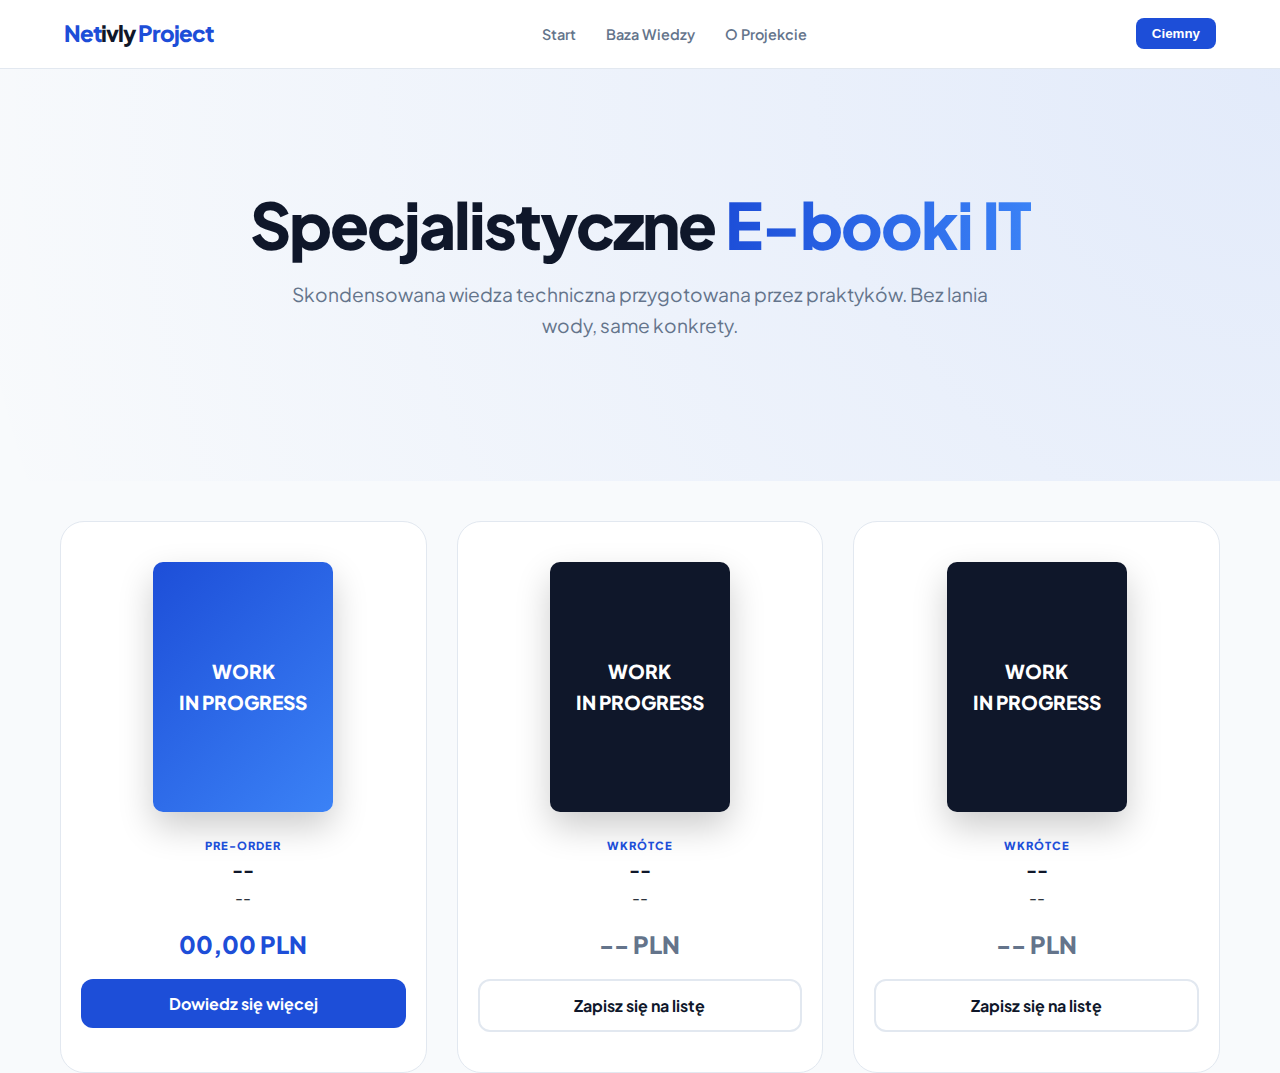
<file: strona/ebooki.html>
<!DOCTYPE html>
<html lang="pl">
<head>
    <meta charset="UTF-8">
    <meta name="viewport" content="width=device-width, initial-scale=1.0">
    <title>E-booki | Netivly Project</title>
    <link rel="icon" type="image/png" href="favicon.png">
    <link rel="apple-touch-icon" href="favicon.png">
    <link href="https://fonts.googleapis.com/css2?family=Plus+Jakarta+Sans:wght@400;600;800&display=swap" rel="stylesheet">
    <link rel="stylesheet" href="css/style.css">
    <style>
        .ebook-grid { display: grid; grid-template-columns: repeat(auto-fit, minmax(300px, 1fr)); gap: 30px; margin-top: 40px; }
        .ebook-card { background: var(--bg-card); border-radius: 24px; border: 1px solid var(--border); overflow: hidden; display: flex; flex-direction: column; text-align: center; padding: 40px 20px; transition: 0.3s; }
        .ebook-card:hover { transform: translateY(-10px); border-color: var(--primary); }
        .ebook-cover { width: 180px; height: 250px; background: linear-gradient(135deg, var(--primary), var(--primary-light)); margin: 0 auto 25px; border-radius: 10px; box-shadow: 0 15px 35px rgba(0,0,0,0.2); display: flex; align-items: center; justify-content: center; color: white; font-weight: 800; font-size: 1.2rem; }
        .price { font-size: 1.5rem; font-weight: 800; margin: 15px 0; color: var(--primary); }
    </style>
</head>
<!-- Google tag (gtag.js) -->
<script async src="https://www.googletagmanager.com/gtag/js?id=G-9FE7V9D214"></script>
<script>
  window.dataLayer = window.dataLayer || [];
  function gtag(){dataLayer.push(arguments);}
  gtag('js', new Date());

  gtag('config', 'G-9FE7V9D214');
</script>
<body>
    <header>
    <!-- 1. LOGO -->
    <a href="index.html" class="logo">Net<span>ivly</span> Project</a>

    <!-- 2. PRZYCISK HAMBURGERA (widoczny tylko na telefonie) -->
    <div class="hamburger" id="hamburger">
        <span></span>
        <span></span>
        <span></span>
    </div>

    <!-- 3. NAWIGACJA -->
    <nav>
        <ul class="nav-links" id="nav-menu">
            <li><a href="index.html">Start</a></li>
            <li><a href="baza-wiedzy.html">Baza Wiedzy</a></li>
            <li><a href="o-projekcie.html">O Projekcie</a></li>
        </ul>
    </nav>

    <!-- 4. PRZYCISK TRYBU -->
    <button id="theme-toggle">Tryb</button>
</header>

    <section class="hero-expanded">
        <h1>Specjalistyczne <span class="text-gradient">E-booki IT</span></h1>
        <p>Skondensowana wiedza techniczna przygotowana przez praktyków. Bez lania wody, same konkrety.</p>
    </section>

    <div class="container">
        <div class="ebook-grid">
            <!-- E-book 1 -->
            <div class="ebook-card">
                <div class="ebook-cover">WORK<br>IN PROGRESS</div>
                <span class="tag">PRE-ORDER</span>
                <h3>--</h3>
                <p>--</p>
                <div class="price">00,00 PLN</div>
                <a href="#" class="btn btn-primary">Dowiedz się więcej</a>
            </div>

            <!-- E-book 2 -->
            <div class="ebook-card">
                <div class="ebook-cover" style="background: #0f172a">WORK<br>IN PROGRESS</div>
                <span class="tag">WKRÓTCE</span>
                <h3>--</h3>
                <p>--</p>
                <div class="price" style="color: var(--text-muted)">-- PLN</div>
                <a href="#" class="btn btn-outline" style="margin:0">Zapisz się na listę</a>
            </div>

            <!-- E-book 3 -->
            <div class="ebook-card">
                <div class="ebook-cover" style="background: #0f172a">WORK<br>IN PROGRESS</div>
                <span class="tag">WKRÓTCE</span>
                <h3>--</h3>
                <p>--</p>
                <div class="price" style="color: var(--text-muted)">-- PLN</div>
                <a href="#" class="btn btn-outline" style="margin:0">Zapisz się na listę</a>
            </div>
        </div>
    </div>
    <script src="js/script.js"></script>
</body>
</html>
</file>
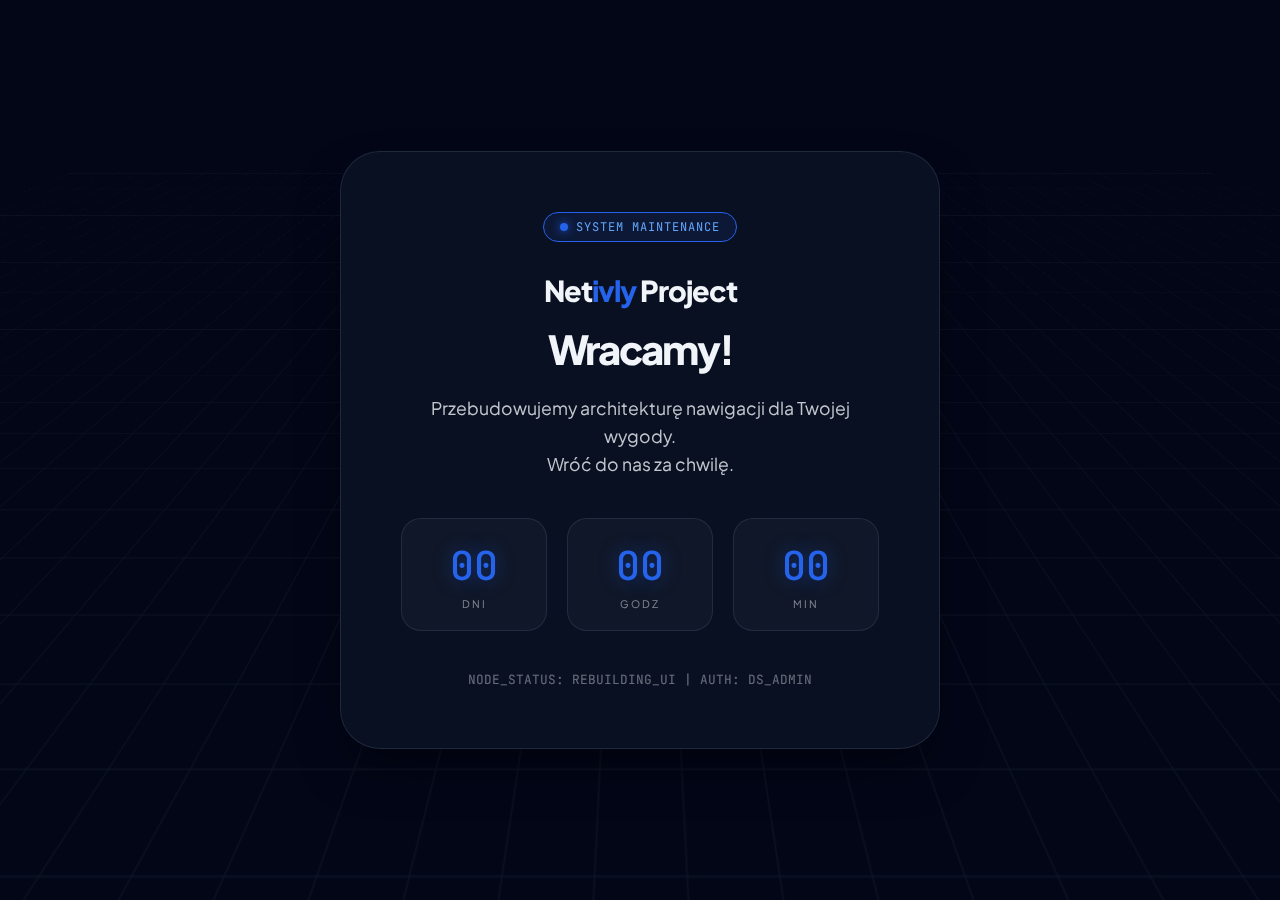
<file: strona/maintenance.html>
<!DOCTYPE html>
<html lang="pl">
<head>
    <meta charset="UTF-8">
    <meta name="viewport" content="width=device-width, initial-scale=1.0">
    <title>Maintenance Mode | Netivly Project</title>
    <link href="https://fonts.googleapis.com/css2?family=Plus+Jakarta+Sans:wght@300;400;800&family=JetBrains+Mono:wght@500&display=swap" rel="stylesheet">
    <style>
        :root {
            --bg: #020617;
            --primary: #2563eb;
            --primary-glow: rgba(37, 99, 235, 0.4);
            --accent: #60a5fa;
            --text: #f1f5f9;
            --card-bg: rgba(15, 23, 42, 0.6);
            --border: rgba(51, 65, 85, 0.5);
        }

        * { margin: 0; padding: 0; box-sizing: border-box; }

        body {
            font-family: 'Plus Jakarta Sans', sans-serif;
            background-color: var(--bg);
            color: var(--text);
            height: 100vh;
            display: flex;
            align-items: center;
            justify-content: center;
            overflow: hidden;
        }

        /* Animowane tło - Techniczna siatka */
        body::before {
            content: "";
            position: absolute;
            width: 200%;
            height: 200%;
            background-image: 
                linear-gradient(var(--border) 1px, transparent 1px),
                linear-gradient(90deg, var(--border) 1px, transparent 1px);
            background-size: 50px 50px;
            background-position: center;
            transform: perspective(500px) rotateX(45deg);
            animation: moveGrid 20s linear infinite;
            z-index: 1;
            opacity: 0.3;
        }

        @keyframes moveGrid {
            0% { background-position: 0 0; }
            100% { background-position: 0 500px; }
        }

        .maintenance-card {
            position: relative;
            z-index: 10;
            background: var(--card-bg);
            backdrop-filter: blur(20px);
            -webkit-backdrop-filter: blur(20px);
            padding: 60px;
            border-radius: 40px;
            border: 1px solid var(--border);
            max-width: 600px;
            width: 90%;
            box-shadow: 0 25px 50px -12px rgba(0, 0, 0, 0.5);
            text-align: center;
        }

        /* Świecący punkt u góry */
        .status-badge {
            display: inline-flex;
            align-items: center;
            gap: 8px;
            background: rgba(37, 99, 235, 0.1);
            border: 1px solid var(--primary);
            padding: 6px 16px;
            border-radius: 100px;
            font-family: 'JetBrains Mono', monospace;
            font-size: 0.75rem;
            color: var(--accent);
            text-transform: uppercase;
            letter-spacing: 1px;
            margin-bottom: 30px;
        }

        .dot {
            width: 8px;
            height: 8px;
            background-color: var(--primary);
            border-radius: 50%;
            box-shadow: 0 0 10px var(--primary);
            animation: pulse 2s infinite;
        }

        @keyframes pulse {
            0% { transform: scale(1); opacity: 1; }
            50% { transform: scale(1.5); opacity: 0.5; }
            100% { transform: scale(1); opacity: 1; }
        }

        .logo { font-size: 1.8rem; font-weight: 800; margin-bottom: 15px; letter-spacing: -1px; }
        .logo span { color: var(--primary); }

        h1 { font-size: 2.5rem; font-weight: 800; margin-bottom: 20px; letter-spacing: -2px; }
        p { opacity: 0.8; font-size: 1.1rem; line-height: 1.6; margin-bottom: 40px; }

        /* Timer w stylu Dashboardu */
        .timer-container {
            display: grid;
            grid-template-columns: repeat(3, 1fr);
            gap: 20px;
            margin-bottom: 40px;
        }

        .t-unit {
            background: rgba(255, 255, 255, 0.03);
            padding: 20px;
            border-radius: 20px;
            border: 1px solid var(--border);
        }

        .t-num {
            display: block;
            font-family: 'JetBrains Mono', monospace;
            font-size: 2.5rem;
            font-weight: 500;
            color: var(--primary);
            text-shadow: 0 0 20px var(--primary-glow);
        }

        .t-lab {
            font-size: 0.65rem;
            text-transform: uppercase;
            letter-spacing: 2px;
            opacity: 0.5;
            margin-top: 5px;
            display: block;
        }

        .footer-note {
            font-size: 0.8rem;
            opacity: 0.4;
            font-family: 'JetBrains Mono', monospace;
        }
    </style>
</head>
<body>

    <div class="maintenance-card">
        <div class="status-badge">
            <span class="dot"></span> System Maintenance
        </div>

        <div class="logo">Net<span>ivly</span> Project</div>
        <h1>Wdrażamy aktualizacje</h1>
        <p>Przebudowujemy architekturę nawigacji dla Twojej wygody. <br>Wróć do nas za chwilę.</p>

        <div class="timer-container">
            <div class="t-unit">
                <span class="t-num" id="d">00</span>
                <span class="t-lab">Dni</span>
            </div>
            <div class="t-unit">
                <span class="t-num" id="h">00</span>
                <span class="t-lab">Godz</span>
            </div>
            <div class="t-unit">
                <span class="t-num" id="m">00</span>
                <span class="t-lab">Min</span>
            </div>
        </div>

        <div class="footer-note">
            NODE_STATUS: REBUILDING_UI | AUTH: DS_ADMIN
        </div>
    </div>

    <script>
        // USTAW TUTAJ DATĘ POWROTU (np. jutro o 20:00)
        const targetDate = new Date("February 9, 2026 20:00:00").getTime(); 

        function updateCountdown() {
            const now = new Date().getTime();
            const diff = targetDate - now;
            
            if (diff < 0) {
                document.querySelector('h1').innerText = "Wracamy!";
                return;
            }

            document.getElementById('d').innerText = String(Math.floor(diff / (1000 * 60 * 60 * 24))).padStart(2, '0');
            document.getElementById('h').innerText = String(Math.floor((diff % (1000 * 60 * 60 * 24)) / (1000 * 60 * 60))).padStart(2, '0');
            document.getElementById('m').innerText = String(Math.floor((diff % (1000 * 60 * 60)) / (1000 * 60))).padStart(2, '0');
        }

        setInterval(updateCountdown, 1000);
        updateCountdown();
    </script>
</body>
</html>
</file>
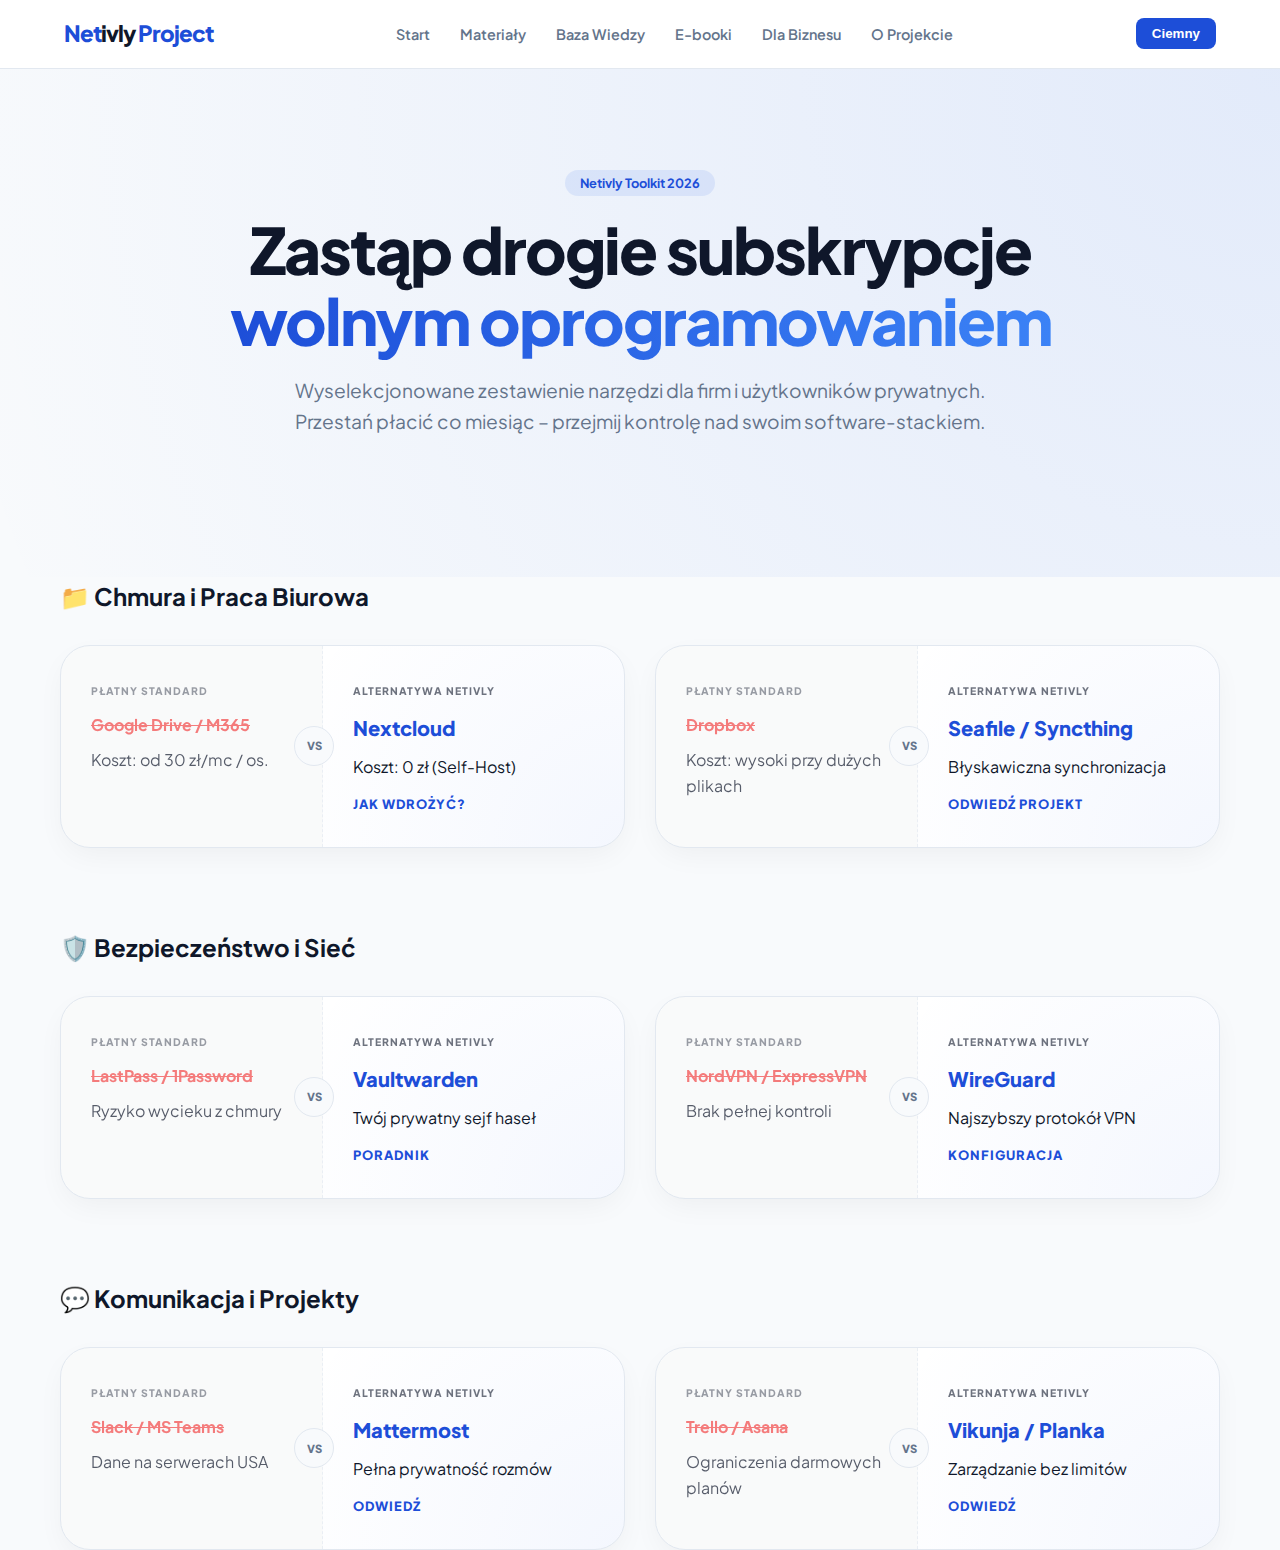
<file: strona/narzedzia.html>
<!DOCTYPE html>
<html lang="pl">
<head>
    <meta charset="UTF-8">
    <meta name="viewport" content="width=device-width, initial-scale=1.0">
    <title>Niezbędnik Narzędzi IT | Netivly Project</title>
    <link rel="icon" type="image/png" href="favicon.png">
    <link href="https://fonts.googleapis.com/css2?family=Plus+Jakarta+Sans:wght@400;600;700;800&display=swap" rel="stylesheet">
    <link rel="stylesheet" href="css/style.css">
    <link rel="stylesheet" href="css/toolkit.css"> <!-- DEDYKOWANY CSS -->
    <link rel="stylesheet" href="https://cdnjs.cloudflare.com/ajax/libs/font-awesome/6.5.1/css/all.min.css">
</head>
<!-- Google tag (gtag.js) -->
    <script async src="https://www.googletagmanager.com/gtag/js?id=G-JV5KR2DGE0"></script>
    <script>
    window.dataLayer = window.dataLayer || [];
    function gtag(){dataLayer.push(arguments);}
    gtag('js', new Date());

    gtag('config', 'G-JV5KR2DGE0');
    </script>

<body>
   <header>
        <!-- 1. LOGO -->
        <a href="index.html" class="logo">Net<span>ivly</span> Project</a>

        <!-- 2. PRZYCISK HAMBURGERA (widoczny tylko na telefonie) -->
        <div class="hamburger" id="hamburger">
            <span></span>
            <span></span>
            <span></span>
        </div>

        <!-- 3. NAWIGACJA -->
        <nav>
            <ul class="nav-links" id="nav-menu">
                <li><a href="index.html">Start</a></li>
                <li><a href="akademia.html">Materiały</a></li>
                <li><a href="baza-wiedzy.html">Baza Wiedzy</a></li>
                <li><a href="ebooki.html">E-booki</a></li>
                <li><a href="biznes.html">Dla Biznesu</a></li> 
                <li><a href="o-projekcie.html">O Projekcie</a></li>
            </ul>
        </nav>

        <!-- 4. PRZYCISK TRYBU -->
        <button id="theme-toggle">Tryb</button>
    </header>

    <section class="hero-expanded">
        <div class="container">
            <span class="badge">Netivly Toolkit 2026</span>
            <h1>Zastąp drogie subskrypcje <br><span class="text-gradient">wolnym oprogramowaniem</span></h1>
            <p>Wyselekcjonowane zestawienie narzędzi dla firm i użytkowników prywatnych. Przestań płacić co miesiąc – przejmij kontrolę nad swoim software-stackiem.</p>
        </div>
    </section>

    <div class="container">
        <!-- KATEGORIA: BIURO I PLIKI -->
        <h2 class="section-title-premium">📁 Chmura i Praca Biurowa</h2>
        <div class="toolkit-grid">
            
            <div class="compare-card">
                <div class="side-paid">
                    <small>Płatny Standard</small>
                    <h4>Google Drive / M365</h4>
                    <p>Koszt: od 30 zł/mc / os.</p>
                </div>
                <div class="vs-badge">VS</div>
                <div class="side-free">
                    <small>Alternatywa Netivly</small>
                    <h4>Nextcloud</h4>
                    <p>Koszt: 0 zł (Self-Host)</p>
                    <a href="artykul.html?id=budowa-nas" class="btn-tool">Jak wdrożyć?</a>
                </div>
            </div>

            <div class="compare-card">
                <div class="side-paid">
                    <small>Płatny Standard</small>
                    <h4>Dropbox</h4>
                    <p>Koszt: wysoki przy dużych plikach</p>
                </div>
                <div class="vs-badge">VS</div>
                <div class="side-free">
                    <small>Alternatywa Netivly</small>
                    <h4>Seafile / Syncthing</h4>
                    <p>Błyskawiczna synchronizacja</p>
                    <a href="https://seafile.com" target="_blank" class="btn-tool">Odwiedź projekt</a>
                </div>
            </div>
        </div>

        <!-- KATEGORIA: BEZPIECZEŃSTWO -->
        <h2 class="section-title-premium" style="margin-top: 80px;">🛡️ Bezpieczeństwo i Sieć</h2>
        <div class="toolkit-grid">
            
            <div class="compare-card">
                <div class="side-paid">
                    <small>Płatny Standard</small>
                    <h4>LastPass / 1Password</h4>
                    <p>Ryzyko wycieku z chmury</p>
                </div>
                <div class="vs-badge">VS</div>
                <div class="side-free">
                    <small>Alternatywa Netivly</small>
                    <h4>Vaultwarden</h4>
                    <p>Twój prywatny sejf haseł</p>
                    <a href="artykul.html?id=wlasny-bitwarden-vaultwarden" class="btn-tool">Poradnik</a>
                </div>
            </div>

            <div class="compare-card">
                <div class="side-paid">
                    <small>Płatny Standard</small>
                    <h4>NordVPN / ExpressVPN</h4>
                    <p>Brak pełnej kontroli</p>
                </div>
                <div class="vs-badge">VS</div>
                <div class="side-free">
                    <small>Alternatywa Netivly</small>
                    <h4>WireGuard</h4>
                    <p>Najszybszy protokół VPN</p>
                    <a href="artykul.html?id=bezpieczenstwo-vpn" class="btn-tool">Konfiguracja</a>
                </div>
            </div>
        </div>

        <!-- KATEGORIA: KOMUNIKACJA -->
        <h2 class="section-title-premium" style="margin-top: 80px;">💬 Komunikacja i Projekty</h2>
        <div class="toolkit-grid">
            
            <div class="compare-card">
                <div class="side-paid">
                    <small>Płatny Standard</small>
                    <h4>Slack / MS Teams</h4>
                    <p>Dane na serwerach USA</p>
                </div>
                <div class="vs-badge">VS</div>
                <div class="side-free">
                    <small>Alternatywa Netivly</small>
                    <h4>Mattermost</h4>
                    <p>Pełna prywatność rozmów</p>
                    <a href="https://mattermost.com" target="_blank" class="btn-tool">Odwiedź</a>
                </div>
            </div>

            <div class="compare-card">
                <div class="side-paid">
                    <small>Płatny Standard</small>
                    <h4>Trello / Asana</h4>
                    <p>Ograniczenia darmowych planów</p>
                </div>
                <div class="vs-badge">VS</div>
                <div class="side-free">
                    <small>Alternatywa Netivly</small>
                    <h4>Vikunja / Planka</h4>
                    <p>Zarządzanie bez limitów</p>
                    <a href="https://vikunja.io" target="_blank" class="btn-tool">Odwiedź</a>
                </div>
            </div>
        </div>
    </div>

    <script src="js/script.js"></script>
</body>
</html>
</file>
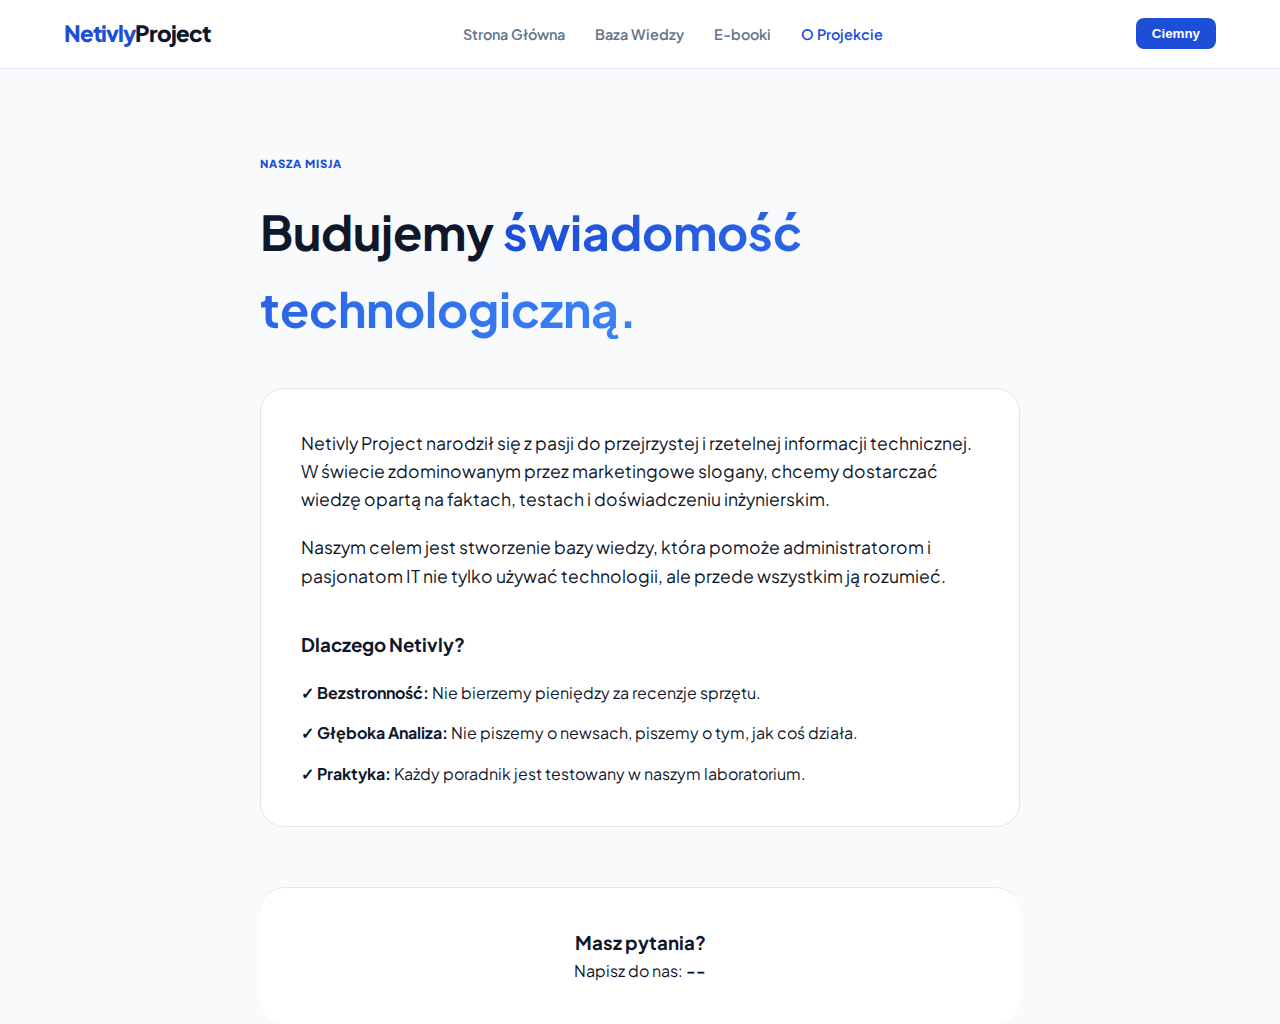
<file: strona/o-projekcie.html>
<!DOCTYPE html>
<html lang="pl">
<head>
    <meta charset="UTF-8">
    <meta name="viewport" content="width=device-width, initial-scale=1.0">
    <title>O Projekcie | Netivly Project</title>
    <link rel="icon" type="image/png" href="favicon.png">
    <link rel="apple-touch-icon" href="favicon.png">
    <link href="https://fonts.googleapis.com/css2?family=Plus+Jakarta+Sans:wght@400;600;800&display=swap" rel="stylesheet">
    <link rel="stylesheet" href="css/style.css">
</head>
<!-- Google tag (gtag.js) -->
<script async src="https://www.googletagmanager.com/gtag/js?id=G-9FE7V9D214"></script>
<script>
  window.dataLayer = window.dataLayer || [];
  function gtag(){dataLayer.push(arguments);}
  gtag('js', new Date());

  gtag('config', 'G-9FE7V9D214');
</script>
<body>
    <header>
        <a href="index.html" class="logo">Netivly<span>Project</span></a>
        <nav>
            <ul class="nav-links">
                <li><a href="index.html">Strona Główna</a></li>
                <li><a href="baza-wiedzy.html">Baza Wiedzy</a></li>
                <li><a href="ebooki.html">E-booki</a></li>
                <li><a href="o-projekcie.html" style="color:var(--primary)">O Projekcie</a></li>
            </ul>
        </nav>
        <button id="theme-toggle">Tryb</button>
    </header>

    <section class="container" style="margin-top: 80px; max-width: 800px;">
        <span class="tag">Nasza Misja</span>
        <h1 style="font-size: 3rem; margin: 20px 0;">Budujemy <span class="text-gradient">świadomość technologiczną.</span></h1>
        
        <div style="background: var(--bg-card); padding: 40px; border-radius: 24px; border: 1px solid var(--border); margin-top: 40px;">
            <p style="font-size: 1.1rem; margin-bottom: 20px;">
                Netivly Project narodził się z pasji do przejrzystej i rzetelnej informacji technicznej. W świecie zdominowanym przez marketingowe slogany, chcemy dostarczać wiedzę opartą na faktach, testach i doświadczeniu inżynierskim.
            </p>
            <p style="font-size: 1.1rem; margin-bottom: 20px;">
                Naszym celem jest stworzenie bazy wiedzy, która pomoże administratorom i pasjonatom IT nie tylko używać technologii, ale przede wszystkim ją rozumieć.
            </p>
            
            <h3 style="margin: 40px 0 20px;">Dlaczego Netivly?</h3>
            <ul style="display: flex; flex-direction: column; gap: 15px;">
                <li><strong>✓ Bezstronność:</strong> Nie bierzemy pieniędzy za recenzje sprzętu.</li>
                <li><strong>✓ Głęboka Analiza:</strong> Nie piszemy o newsach, piszemy o tym, jak coś działa.</li>
                <li><strong>✓ Praktyka:</strong> Każdy poradnik jest testowany w naszym laboratorium.</li>
            </ul>
        </div>

        <div class="newsletter-full" style="margin-top: 60px; padding: 40px; border-radius: 24px;">
            <h3>Masz pytania?</h3>
            <p>Napisz do nas: <strong>--</strong></p>
        </div>
    </section>

    <script src="js/script.js"></script>
</body>
</html>
</file>
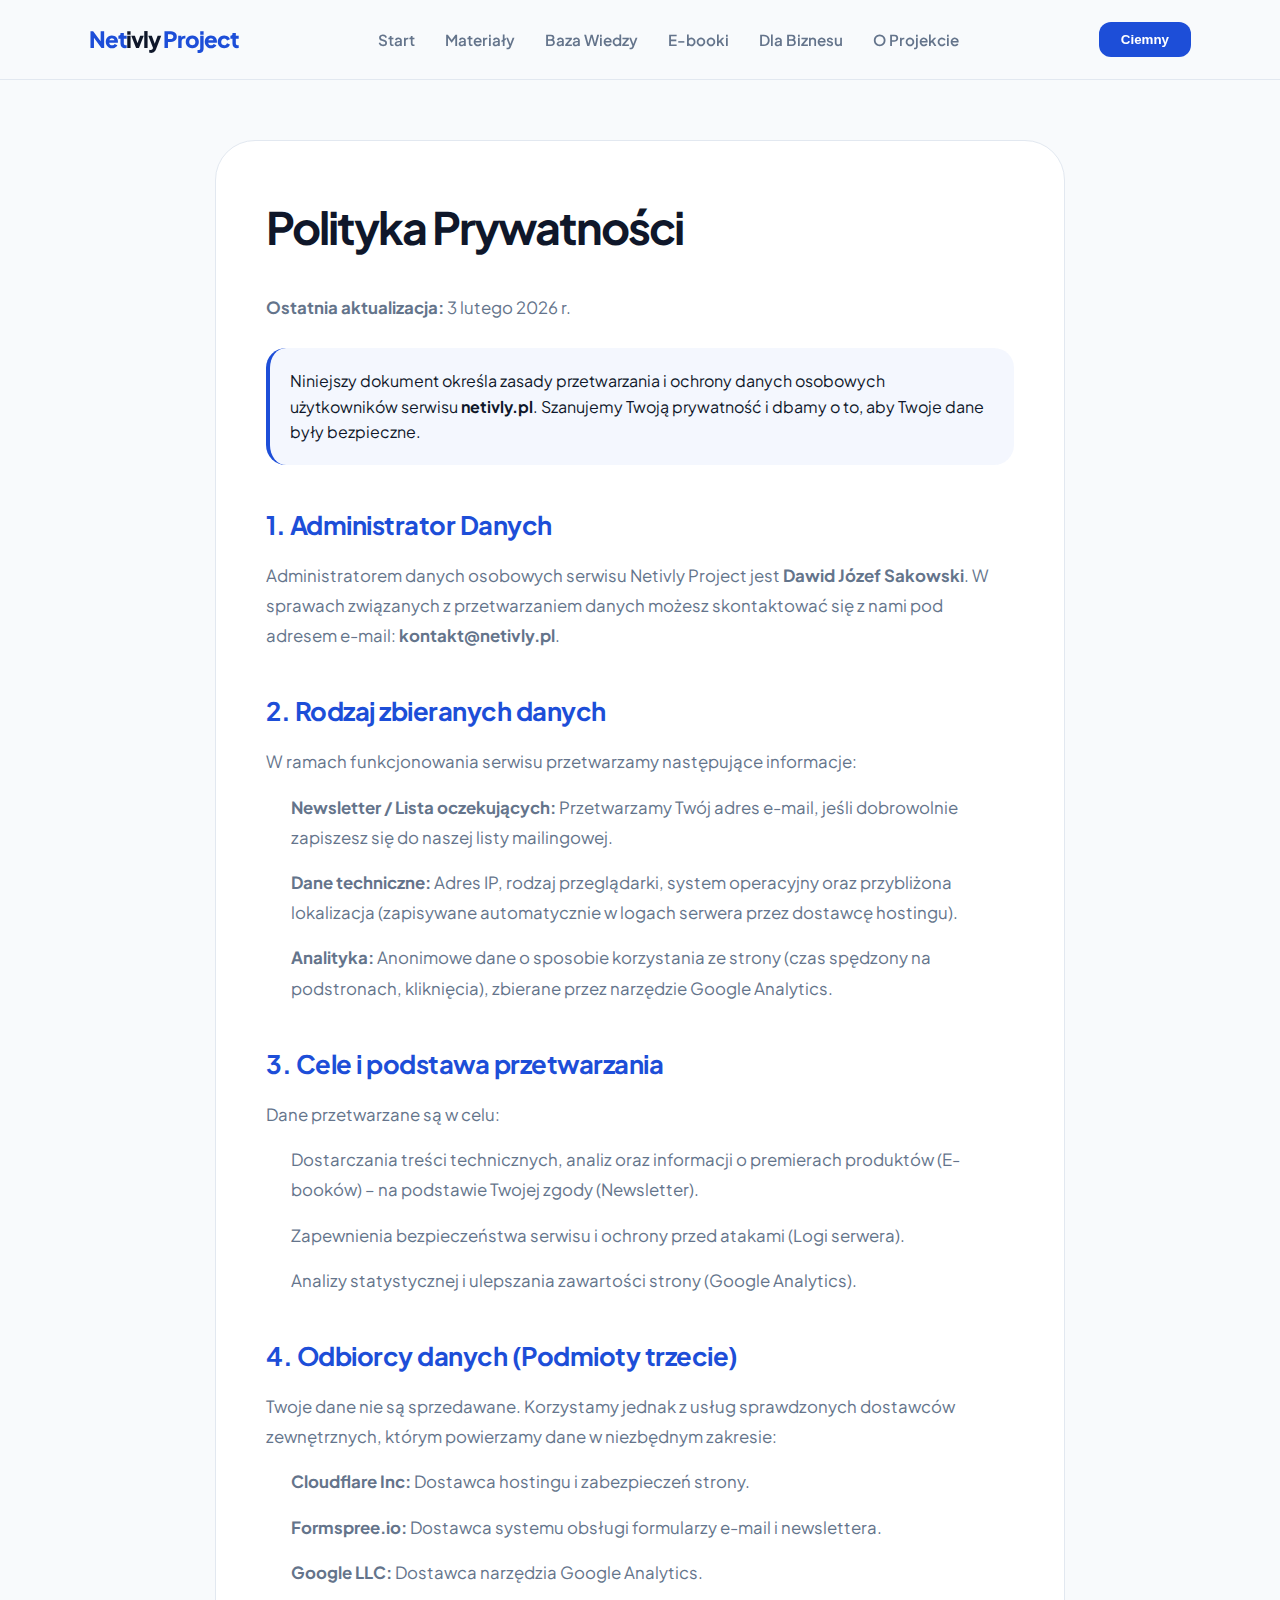
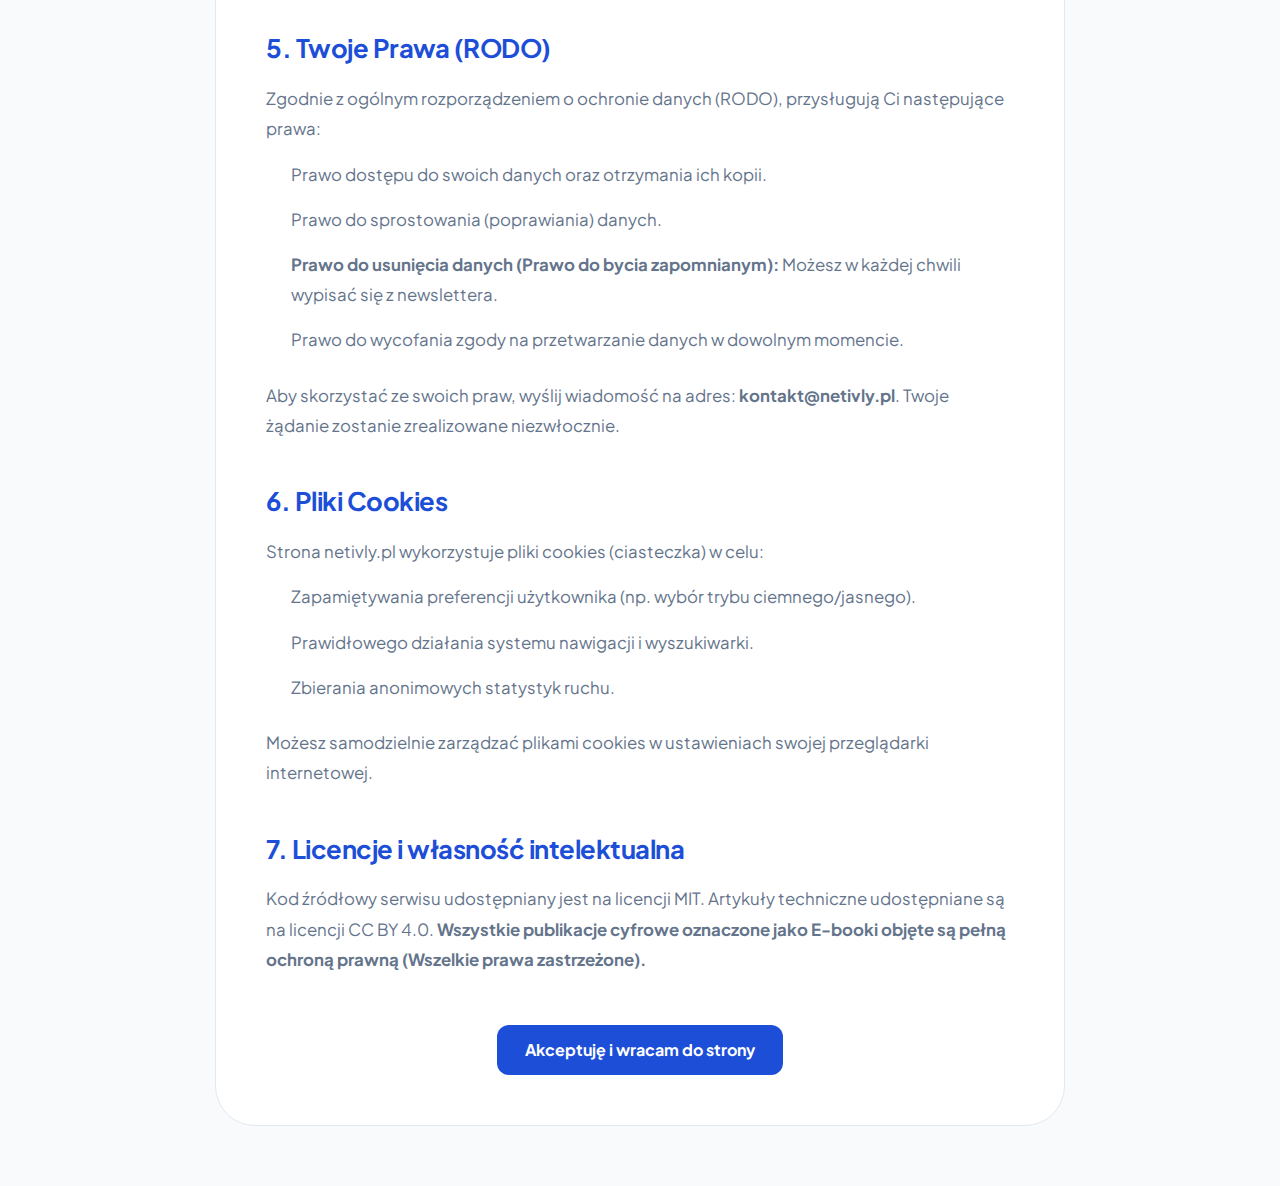
<file: strona/polityka-prywatnosci.html>
<!DOCTYPE html>
<html lang="pl">
<head>
    <meta charset="UTF-8">
    <meta name="viewport" content="width=device-width, initial-scale=1.0">
    <title>Polityka Prywatności | Netivly Project</title>
    <link rel="icon" type="image/png" href="favicon.png">
    <link href="https://fonts.googleapis.com/css2?family=Plus+Jakarta+Sans:wght@400;600;800&display=swap" rel="stylesheet">
    <link rel="stylesheet" href="css/style.css">
    <link rel="stylesheet" href="css/header.css">
    <style>
        .policy-container { 
            max-width: 850px; 
            margin: 60px auto; 
            padding: 50px; 
            background: var(--bg-card); 
            border-radius: 40px; 
            border: 1px solid var(--border); 
            box-shadow: var(--shadow-premium); 
        }
        .policy-container h1 { margin-bottom: 30px; font-size: 2.8rem; letter-spacing: -2px; }
        .policy-container h2 { margin: 40px 0 15px; font-size: 1.6rem; color: var(--primary); letter-spacing: -0.5px; }
        .policy-container p, .policy-container li { margin-bottom: 15px; color: var(--text-muted); line-height: 1.8; font-size: 1.05rem; }
        .policy-container ul { margin-left: 25px; margin-bottom: 25px; }
        .highlight-box { 
            background: rgba(37, 99, 235, 0.05); 
            padding: 20px; 
            border-radius: 20px; 
            border-left: 4px solid var(--primary);
            margin: 25px 0;
        }
    </style>
</head>
<!-- Google tag (gtag.js) -->
    <script async src="https://www.googletagmanager.com/gtag/js?id=G-JV5KR2DGE0"></script>
    <script>
    window.dataLayer = window.dataLayer || [];
    function gtag(){dataLayer.push(arguments);}
    gtag('js', new Date());

    gtag('config', 'G-JV5KR2DGE0');
    </script>
<body>
<header class="main-header">
    <div class="container header-container">
        <!-- LEWO -->
        <a href="index.html" class="logo">Net<span>ivly</span> Project</a>

        <!-- ŚRODEK (Menu) -->
        <ul class="nav-links" id="nav-menu">
            <li><a href="index.html">Start</a></li>
            <li><a href="akademia.html">Materiały</a></li>
            <li><a href="baza-wiedzy.html">Baza Wiedzy</a></li>
            <li><a href="ebooki.html">E-booki</a></li>
            <li><a href="biznes.html">Dla Biznesu</a></li>
            <li><a href="o-projekcie.html">O Projekcie</a></li>
        </ul>

        <!-- PRAWO -->
        <div class="header-actions">
            <button id="theme-toggle">Tryb</button>
            <div class="hamburger" id="hamburger">
                <span></span><span></span><span></span>
            </div>
        </div>
    </div>
</header>

    <div class="container">
        <div class="policy-container">
            <h1>Polityka Prywatności</h1>
            <p><strong>Ostatnia aktualizacja:</strong> 3 lutego 2026 r.</p>

            <div class="highlight-box">
                Niniejszy dokument określa zasady przetwarzania i ochrony danych osobowych użytkowników serwisu <strong>netivly.pl</strong>. Szanujemy Twoją prywatność i dbamy o to, aby Twoje dane były bezpieczne.
            </div>

            <h2>1. Administrator Danych</h2>
            <p>Administratorem danych osobowych serwisu Netivly Project jest <strong>Dawid Józef Sakowski</strong>. W sprawach związanych z przetwarzaniem danych możesz skontaktować się z nami pod adresem e-mail: <strong>kontakt@netivly.pl</strong>.</p>

            <h2>2. Rodzaj zbieranych danych</h2>
            <p>W ramach funkcjonowania serwisu przetwarzamy następujące informacje:</p>
            <ul>
                <li><strong>Newsletter / Lista oczekujących:</strong> Przetwarzamy Twój adres e-mail, jeśli dobrowolnie zapiszesz się do naszej listy mailingowej.</li>
                <li><strong>Dane techniczne:</strong> Adres IP, rodzaj przeglądarki, system operacyjny oraz przybliżona lokalizacja (zapisywane automatycznie w logach serwera przez dostawcę hostingu).</li>
                <li><strong>Analityka:</strong> Anonimowe dane o sposobie korzystania ze strony (czas spędzony na podstronach, kliknięcia), zbierane przez narzędzie Google Analytics.</li>
            </ul>

            <h2>3. Cele i podstawa przetwarzania</h2>
            <p>Dane przetwarzane są w celu:</p>
            <ul>
                <li>Dostarczania treści technicznych, analiz oraz informacji o premierach produktów (E-booków) – na podstawie Twojej zgody (Newsletter).</li>
                <li>Zapewnienia bezpieczeństwa serwisu i ochrony przed atakami (Logi serwera).</li>
                <li>Analizy statystycznej i ulepszania zawartości strony (Google Analytics).</li>
            </ul>

            <h2>4. Odbiorcy danych (Podmioty trzecie)</h2>
            <p>Twoje dane nie są sprzedawane. Korzystamy jednak z usług sprawdzonych dostawców zewnętrznych, którym powierzamy dane w niezbędnym zakresie:</p>
            <ul>
                <li><strong>Cloudflare Inc:</strong> Dostawca hostingu i zabezpieczeń strony.</li>
                <li><strong>Formspree.io:</strong> Dostawca systemu obsługi formularzy e-mail i newslettera.</li>
                <li><strong>Google LLC:</strong> Dostawca narzędzia Google Analytics.</li>
            </ul>

            <h2>5. Twoje Prawa (RODO)</h2>
            <p>Zgodnie z ogólnym rozporządzeniem o ochronie danych (RODO), przysługują Ci następujące prawa:</p>
            <ul>
                <li>Prawo dostępu do swoich danych oraz otrzymania ich kopii.</li>
                <li>Prawo do sprostowania (poprawiania) danych.</li>
                <li><strong>Prawo do usunięcia danych (Prawo do bycia zapomnianym):</strong> Możesz w każdej chwili wypisać się z newslettera.</li>
                <li>Prawo do wycofania zgody na przetwarzanie danych w dowolnym momencie.</li>
            </ul>
            <p>Aby skorzystać ze swoich praw, wyślij wiadomość na adres: <strong>kontakt@netivly.pl</strong>. Twoje żądanie zostanie zrealizowane niezwłocznie.</p>

            <h2>6. Pliki Cookies</h2>
            <p>Strona netivly.pl wykorzystuje pliki cookies (ciasteczka) w celu:</p>
            <ul>
                <li>Zapamiętywania preferencji użytkownika (np. wybór trybu ciemnego/jasnego).</li>
                <li>Prawidłowego działania systemu nawigacji i wyszukiwarki.</li>
                <li>Zbierania anonimowych statystyk ruchu.</li>
            </ul>
            <p>Możesz samodzielnie zarządzać plikami cookies w ustawieniach swojej przeglądarki internetowej.</p>

            <h2>7. Licencje i własność intelektualna</h2>
            <p>Kod źródłowy serwisu udostępniany jest na licencji MIT. Artykuły techniczne udostępniane są na licencji CC BY 4.0. <strong>Wszystkie publikacje cyfrowe oznaczone jako E-booki objęte są pełną ochroną prawną (Wszelkie prawa zastrzeżone).</strong></p>

            <div style="margin-top: 50px; text-align: center;">
                <a href="index.html" class="btn btn-primary">Akceptuję i wracam do strony</a>
            </div>
        </div>
    </div>

    <script src="js/script.js"></script>
    <script src="js/database.js"></script>
</body>
</html>
</file>
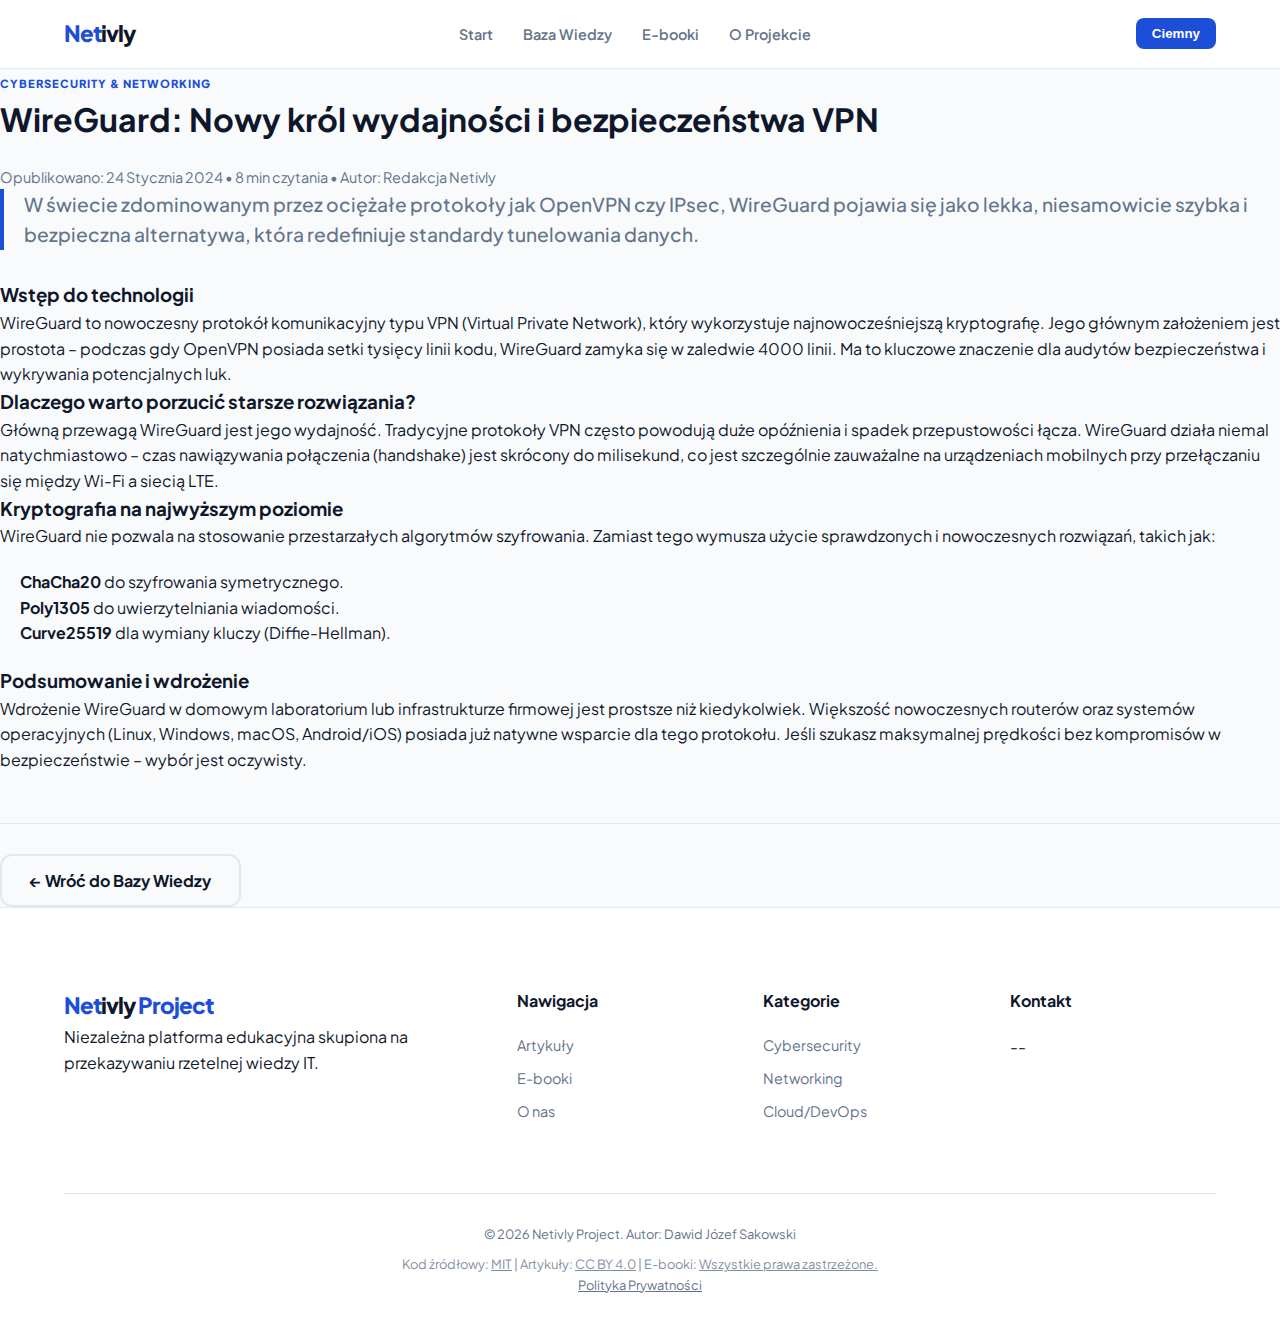
<file: strona/artykuly/bezpieczenstwo-sieci-vpn.html>
<!DOCTYPE html>
<html lang="pl">
<head>
    <meta charset="UTF-8">
    <meta name="viewport" content="width=device-width, initial-scale=1.0">
    <title>WireGuard: Nowy Król Wydajności VPN | Netivly Project</title>
    <link href="https://fonts.googleapis.com/css2?family=Plus+Jakarta+Sans:wght@400;600;800&display=swap" rel="stylesheet">
    <!-- PAMIĘTAJ O ../ ABY WYJŚĆ Z FOLDERU DO CSS -->
    <link rel="stylesheet" href="../css/style.css">
</head>
<body>

    <header>
        <a href="../index.html" class="logo">Net<span>ivly</span></a>
        <nav>
            <ul class="nav-links">
                <li><a href="../index.html">Start</a></li>
                <li><a href="../baza-wiedzy.html">Baza Wiedzy</a></li>
                <li><a href="../ebooki.html">E-booki</a></li>
                <li><a href="../o-projekcie.html">O Projekcie</a></li>
            </ul>
        </nav>
        <button id="theme-toggle">Tryb</button>
    </header>

    <!-- NAGŁÓWEK ARTYKUŁU -->
    <div class="article-header">
        <span class="tag">Cybersecurity & Networking</span>
        <h1>WireGuard: Nowy król wydajności i bezpieczeństwa VPN</h1>
        <div style="margin-top: 20px; color: var(--text-muted); font-size: 0.9rem;">
            Opublikowano: 24 Stycznia 2024 • 8 min czytania • Autor: Redakcja Netivly
        </div>
    </div>

    <!-- TREŚĆ ARTYKUŁU -->
    <article class="article-body">
        <p style="font-size: 1.2rem; color: var(--text-muted); font-weight: 500; margin-bottom: 30px; border-left: 4px solid var(--primary); padding-left: 20px;">
            W świecie zdominowanym przez ociężałe protokoły jak OpenVPN czy IPsec, WireGuard pojawia się jako lekka, niesamowicie szybka i bezpieczna alternatywa, która redefiniuje standardy tunelowania danych.
        </p>

        <h3>Wstęp do technologii</h3>
        <p>WireGuard to nowoczesny protokół komunikacyjny typu VPN (Virtual Private Network), który wykorzystuje najnowocześniejszą kryptografię. Jego głównym założeniem jest prostota – podczas gdy OpenVPN posiada setki tysięcy linii kodu, WireGuard zamyka się w zaledwie 4000 linii. Ma to kluczowe znaczenie dla audytów bezpieczeństwa i wykrywania potencjalnych luk.</p>
        
        <h3>Dlaczego warto porzucić starsze rozwiązania?</h3>
        <p>Główną przewagą WireGuard jest jego wydajność. Tradycyjne protokoły VPN często powodują duże opóźnienia i spadek przepustowości łącza. WireGuard działa niemal natychmiastowo – czas nawiązywania połączenia (handshake) jest skrócony do milisekund, co jest szczególnie zauważalne na urządzeniach mobilnych przy przełączaniu się między Wi-Fi a siecią LTE.</p>
        
        <h3>Kryptografia na najwyższym poziomie</h3>
        <p>WireGuard nie pozwala na stosowanie przestarzałych algorytmów szyfrowania. Zamiast tego wymusza użycie sprawdzonych i nowoczesnych rozwiązań, takich jak:</p>
        <ul style="margin: 20px 0 20px 20px; color: var(--text-main);">
            <li><strong>ChaCha20</strong> do szyfrowania symetrycznego.</li>
            <li><strong>Poly1305</strong> do uwierzytelniania wiadomości.</li>
            <li><strong>Curve25519</strong> dla wymiany kluczy (Diffie-Hellman).</li>
        </ul>

        <h3>Podsumowanie i wdrożenie</h3>
        <p>Wdrożenie WireGuard w domowym laboratorium lub infrastrukturze firmowej jest prostsze niż kiedykolwiek. Większość nowoczesnych routerów oraz systemów operacyjnych (Linux, Windows, macOS, Android/iOS) posiada już natywne wsparcie dla tego protokołu. Jeśli szukasz maksymalnej prędkości bez kompromisów w bezpieczeństwie – wybór jest oczywisty.</p>
        
        <div style="margin-top: 50px; padding-top: 30px; border-top: 1px solid var(--border);">
            <a href="../baza-wiedzy.html" class="btn btn-outline" style="margin: 0;">← Wróć do Bazy Wiedzy</a>
        </div>
    </article>

    <footer>
        <div class="footer-grid">
            <div class="footer-col">
                <div class="logo">Net<span>ivly</span> Project</div> 
                <p>Niezależna platforma edukacyjna skupiona na przekazywaniu rzetelnej wiedzy IT.</p>
            </div>
            <div class="footer-col">
                <h4>Nawigacja</h4>
                <ul>
                    <li><a href="#">Artykuły</a></li>
                    <li><a href="#">E-booki</a></li>
                    <li><a href="#">O nas</a></li>
                </ul>
            </div>
            <div class="footer-col">
                <h4>Kategorie</h4>
                <ul>
                    <li><a href="#">Cybersecurity</a></li>
                    <li><a href="#">Networking</a></li>
                    <li><a href="#">Cloud/DevOps</a></li>
                </ul>
            </div>
            <div class="footer-col">
                <h4>Kontakt</h4>
                <p>--</p>
            </div>
        </div>
            <div class="footer-bottom">
                <p>&copy; 2026 Netivly Project. Autor: Dawid Józef Sakowski</p>
                <p style="font-size: 0.8rem; margin-top: 10px; color: var(--text-muted); opacity: 0.8;">
                Kod źródłowy: <a href="/LICENSE" style="text-decoration: underline; color: inherit;">MIT</a> | 
                Artykuły: <a href="https://creativecommons.org/licenses/by/4.0/" style="text-decoration: underline; color: inherit;">CC BY 4.0</a> | 
                E-booki:  <a href="/LICENSE" style="text-decoration: underline; color: inherit;">Wszystkie prawa zastrzeżone.</a>
            </p>
            <a href="polityka-prywatnosci.html" style="text-decoration: underline; color: inherit;">Polityka Prywatności</a>
        </div>

    <!-- PAMIĘTAJ O ../ ABY WYJŚĆ DO JS -->
    <script src="../js/script.js"></script>
</body>
</html>
</file>
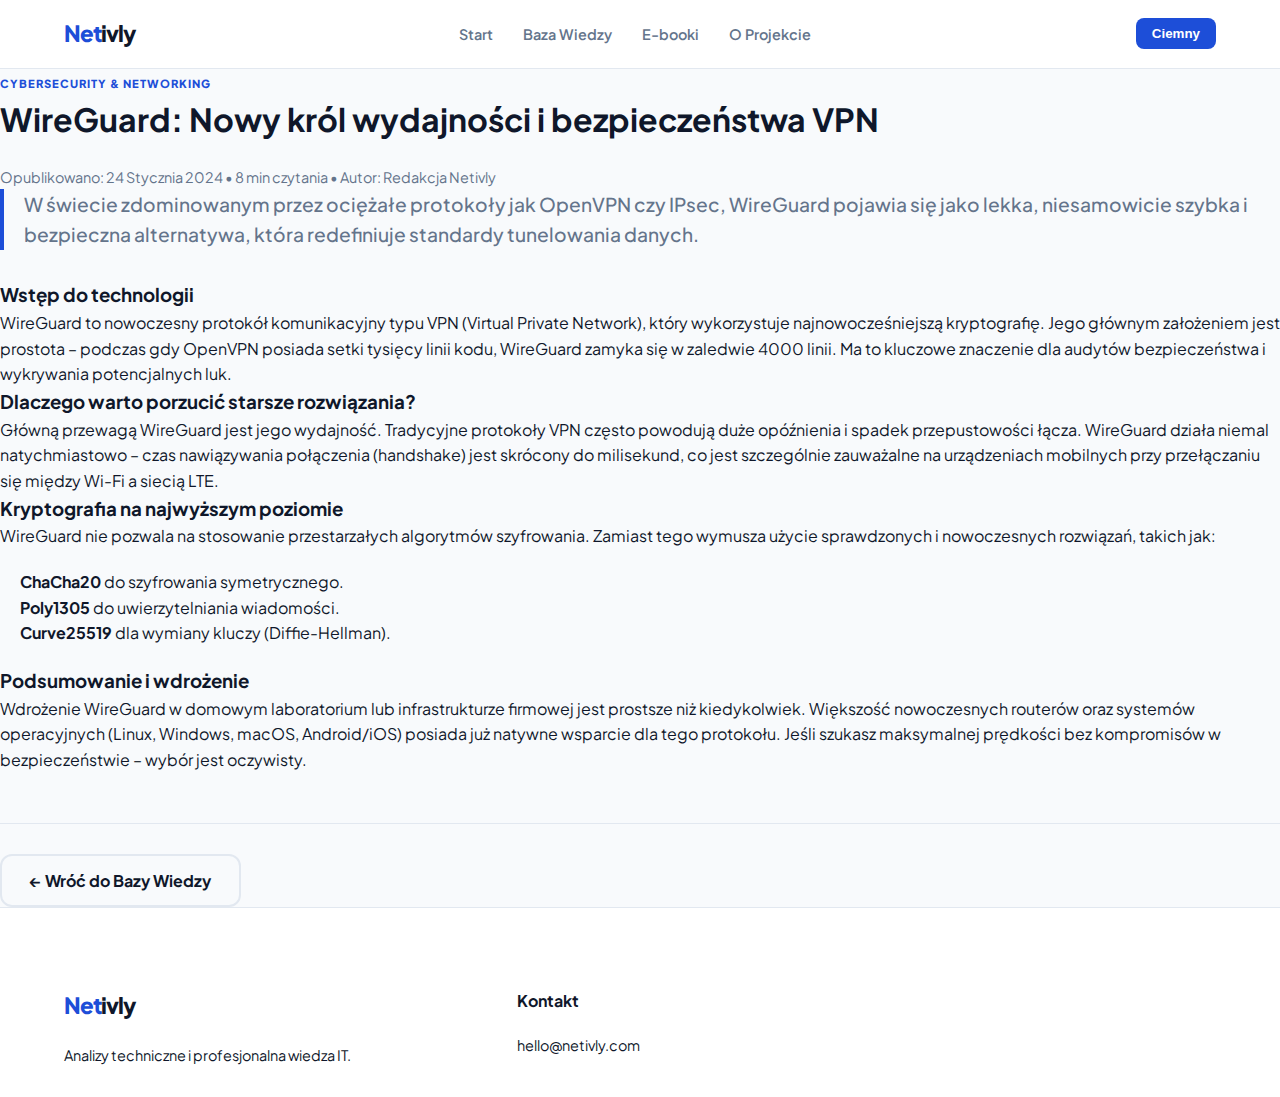
<file: strona/artykuly/budowa-serwera-nas.html>
<!DOCTYPE html>
<html lang="pl">
<head>
    <meta charset="UTF-8">
    <meta name="viewport" content="width=device-width, initial-scale=1.0">
    <title>WireGuard: Nowy Król Wydajności VPN | Netivly Project</title>
    <link href="https://fonts.googleapis.com/css2?family=Plus+Jakarta+Sans:wght@400;600;800&display=swap" rel="stylesheet">
    <!-- PAMIĘTAJ O ../ ABY WYJŚĆ Z FOLDERU DO CSS -->
    <link rel="stylesheet" href="../css/style.css">
</head>
<body>

    <header>
        <a href="../index.html" class="logo">Net<span>ivly</span></a>
        <nav>
            <ul class="nav-links">
                <li><a href="../index.html">Start</a></li>
                <li><a href="../baza-wiedzy.html">Baza Wiedzy</a></li>
                <li><a href="../ebooki.html">E-booki</a></li>
                <li><a href="../o-projekcie.html">O Projekcie</a></li>
            </ul>
        </nav>
        <button id="theme-toggle">Tryb</button>
    </header>

    <!-- NAGŁÓWEK ARTYKUŁU -->
    <div class="article-header">
        <span class="tag">Cybersecurity & Networking</span>
        <h1>WireGuard: Nowy król wydajności i bezpieczeństwa VPN</h1>
        <div style="margin-top: 20px; color: var(--text-muted); font-size: 0.9rem;">
            Opublikowano: 24 Stycznia 2024 • 8 min czytania • Autor: Redakcja Netivly
        </div>
    </div>

    <!-- TREŚĆ ARTYKUŁU -->
    <article class="article-body">
        <p style="font-size: 1.2rem; color: var(--text-muted); font-weight: 500; margin-bottom: 30px; border-left: 4px solid var(--primary); padding-left: 20px;">
            W świecie zdominowanym przez ociężałe protokoły jak OpenVPN czy IPsec, WireGuard pojawia się jako lekka, niesamowicie szybka i bezpieczna alternatywa, która redefiniuje standardy tunelowania danych.
        </p>

        <h3>Wstęp do technologii</h3>
        <p>WireGuard to nowoczesny protokół komunikacyjny typu VPN (Virtual Private Network), który wykorzystuje najnowocześniejszą kryptografię. Jego głównym założeniem jest prostota – podczas gdy OpenVPN posiada setki tysięcy linii kodu, WireGuard zamyka się w zaledwie 4000 linii. Ma to kluczowe znaczenie dla audytów bezpieczeństwa i wykrywania potencjalnych luk.</p>
        
        <h3>Dlaczego warto porzucić starsze rozwiązania?</h3>
        <p>Główną przewagą WireGuard jest jego wydajność. Tradycyjne protokoły VPN często powodują duże opóźnienia i spadek przepustowości łącza. WireGuard działa niemal natychmiastowo – czas nawiązywania połączenia (handshake) jest skrócony do milisekund, co jest szczególnie zauważalne na urządzeniach mobilnych przy przełączaniu się między Wi-Fi a siecią LTE.</p>
        
        <h3>Kryptografia na najwyższym poziomie</h3>
        <p>WireGuard nie pozwala na stosowanie przestarzałych algorytmów szyfrowania. Zamiast tego wymusza użycie sprawdzonych i nowoczesnych rozwiązań, takich jak:</p>
        <ul style="margin: 20px 0 20px 20px; color: var(--text-main);">
            <li><strong>ChaCha20</strong> do szyfrowania symetrycznego.</li>
            <li><strong>Poly1305</strong> do uwierzytelniania wiadomości.</li>
            <li><strong>Curve25519</strong> dla wymiany kluczy (Diffie-Hellman).</li>
        </ul>

        <h3>Podsumowanie i wdrożenie</h3>
        <p>Wdrożenie WireGuard w domowym laboratorium lub infrastrukturze firmowej jest prostsze niż kiedykolwiek. Większość nowoczesnych routerów oraz systemów operacyjnych (Linux, Windows, macOS, Android/iOS) posiada już natywne wsparcie dla tego protokołu. Jeśli szukasz maksymalnej prędkości bez kompromisów w bezpieczeństwie – wybór jest oczywisty.</p>
        
        <div style="margin-top: 50px; padding-top: 30px; border-top: 1px solid var(--border);">
            <a href="../baza-wiedzy.html" class="btn btn-outline" style="margin: 0;">← Wróć do Bazy Wiedzy</a>
        </div>
    </article>

    <footer style="margin-top: 0;">
        <div class="footer-grid">
            <div class="footer-col">
                <div class="logo">Net<span>ivly</span></div>
                <p style="margin-top: 20px; font-size: 0.9rem;">Analizy techniczne i profesjonalna wiedza IT.</p>
            </div>
            <div class="footer-col">
                <h4>Kontakt</h4>
                <p style="font-size: 0.9rem;">hello@netivly.com</p>
            </div>
        </div>
    </footer>

    <!-- PAMIĘTAJ O ../ ABY WYJŚĆ DO JS -->
    <script src="../js/script.js"></script>
</body>
</html>
</file>
<file: strona/css/style.css>
/* PALETA I ZMIENNE */
:root {
    --bg-body: #f8fafc;
    --bg-card: #ffffff;
    --primary: #1d4ed8;
    --primary-light: #3b82f6;
    --text-main: #0f172a;
    --text-muted: #64748b;
    --border: #e2e8f0;
    --white: #ffffff;
    --shadow: 0 10px 30px -5px rgba(0, 0, 0, 0.05);
}

body.dark-mode {
    --bg-body: #020617;
    --bg-card: #0f172a;
    --primary: #3b82f6;
    --text-main: #f1f5f9;
    --text-muted: #94a3b8;
    --border: #1e293b;
    --shadow: 0 10px 30px -5px rgba(0, 0, 0, 0.3);
}

/* RESET */
* { margin: 0; padding: 0; box-sizing: border-box; transition: all 0.3s ease; }
body { font-family: 'Plus Jakarta Sans', sans-serif; background: var(--bg-body); color: var(--text-main); line-height: 1.6; }
.container { max-width: 1200px; margin: 0 auto; padding: 0 20px; }
ul { list-style: none; }
a { text-decoration: none; color: inherit; }

/* HEADER */
header {
    background: var(--bg-card);
    padding: 1rem 5%;
    display: flex;
    justify-content: space-between;
    align-items: center;
    border-bottom: 1px solid var(--border);
    position: sticky; top: 0; z-index: 1000;
}
.logo { font-size: 1.4rem; font-weight: 800; color: var(--primary); letter-spacing: -1px; }
.logo span { color: var(--text-main); }
.nav-links { display: flex; gap: 30px; }
.nav-links a { font-weight: 600; font-size: 0.9rem; color: var(--text-muted); }
.nav-links a:hover { color: var(--primary); }

#theme-toggle {
    background: var(--primary); color: white; border: none; padding: 8px 16px; border-radius: 8px; cursor: pointer; font-weight: 600;
}

/* HERO EXPANDED */
.hero-expanded { padding: 100px 5%; text-align: center; background: radial-gradient(circle at top right, rgba(37, 99, 235, 0.1), transparent); }
.badge { background: rgba(37, 99, 235, 0.1); color: var(--primary); padding: 5px 15px; border-radius: 20px; font-size: 0.8rem; font-weight: 700; }
.hero-expanded h1 { font-size: 4rem; font-weight: 800; margin: 20px 0; letter-spacing: -2px; line-height: 1.1; }
.text-gradient { background: linear-gradient(90deg, var(--primary), var(--primary-light)); -webkit-background-clip: text; -webkit-text-fill-color: transparent; }
.hero-expanded p { max-width: 700px; margin: 0 auto 40px; font-size: 1.2rem; color: var(--text-muted); }

.btn { padding: 12px 28px; border-radius: 12px; font-weight: 700; display: inline-block; cursor: pointer; }
.btn-primary { background: var(--primary); color: white; border: none; }
.btn-primary:hover { background: var(--primary-light); transform: translateY(-3px); }
.btn-outline { border: 2px solid var(--border); margin-left: 15px; }

/* CATEGORIES */
.categories { margin-top: -50px; position: relative; z-index: 10; }
.category-grid { display: grid; grid-template-columns: repeat(auto-fit, minmax(220px, 1fr)); gap: 20px; }
.cat-card { background: var(--bg-card); padding: 30px; border-radius: 20px; border: 1px solid var(--border); text-align: center; box-shadow: var(--shadow); }
.cat-card:hover { border-color: var(--primary); transform: translateY(-5px); }
.cat-icon { font-size: 2.5rem; margin-bottom: 15px; }

/* FEATURED SECTION */
.section-title { margin: 60px 0 30px; font-size: 1.8rem; font-weight: 800; letter-spacing: -1px; }
.featured-banner { background: linear-gradient(135deg, var(--primary) 0%, #1e40af 100%); border-radius: 30px; padding: 60px; color: white; position: relative; overflow: hidden; }
.featured-text { position: relative; z-index: 2; max-width: 500px; }
.featured-text h2 { font-size: 2.5rem; margin: 15px 0; }
.featured-text .tag { background: rgba(255,255,255,0.2); color: white; }
.read-link { font-weight: 700; margin-top: 20px; display: block; border-bottom: 2px solid white; width: fit-content; }

/* ARTICLES GRID */
.main-layout { display: grid; grid-template-columns: 1fr 320px; gap: 40px; }
.articles-grid { display: grid; grid-template-columns: repeat(auto-fit, minmax(350px, 1fr)); gap: 25px; }
.article-card-v2 { background: var(--bg-card); border-radius: 20px; border: 1px solid var(--border); overflow: hidden; display: flex; flex-direction: column; }
.article-img-placeholder { height: 200px; background: #e2e8f0; display: flex; align-items: center; justify-content: center; font-weight: 800; color: #94a3b8; font-size: 1.5rem; }
.card-body { padding: 25px; }
.tag { font-size: 0.7rem; font-weight: 800; color: var(--primary); text-transform: uppercase; letter-spacing: 1px; }
.card-body h3 { margin: 10px 0; font-size: 1.4rem; }
.card-body p { color: var(--text-muted); font-size: 0.95rem; margin-bottom: 15px; }
.meta { font-size: 0.8rem; color: var(--text-muted); border-top: 1px solid var(--border); padding-top: 15px; }

/* SIDEBAR */
.sidebar-box { background: var(--bg-card); border: 1px solid var(--border); padding: 25px; border-radius: 20px; margin-bottom: 25px; }
.sidebar-box h4 { margin-bottom: 15px; }
.ebook-preview { background: var(--primary); color: white; padding: 20px; border-radius: 12px; margin-top: 15px; }
.stat-item { display: flex; justify-content: space-between; padding: 10px 0; border-bottom: 1px solid var(--border); }

/* NEWSLETTER FULL */
.newsletter-full { background: var(--bg-card); border-top: 1px solid var(--border); padding: 80px 5%; text-align: center; margin-top: 80px; }
.newsletter-content h2 { font-size: 2.5rem; margin-bottom: 15px; }
.newsletter-form { max-width: 500px; margin: 30px auto; display: flex; gap: 10px; }
.newsletter-form input { flex: 1; padding: 15px; border-radius: 10px; border: 1px solid var(--border); background: var(--bg-body); color: var(--text-main); }

/* FOOTER */
footer { background: var(--bg-card); border-top: 1px solid var(--border); padding: 80px 5% 30px; }
.footer-grid { display: grid; grid-template-columns: 2fr 1fr 1fr 1fr; gap: 40px; max-width: 1200px; margin: 0 auto; }
.footer-col h4 { margin-bottom: 20px; }
.footer-col ul li { margin-bottom: 10px; color: var(--text-muted); font-size: 0.9rem; }
.footer-bottom { text-align: center; margin-top: 60px; padding-top: 30px; border-top: 1px solid var(--border); color: var(--text-muted); font-size: 0.8rem; }

/* MOBILE */
@media (max-width: 900px) {
    .footer-grid { grid-template-columns: 1fr 1fr; }
    .main-layout { grid-template-columns: 1fr; }
    .hero-expanded h1 { font-size: 2.5rem; }
    .featured-banner { padding: 30px; }
    .nav-links { display: none; }
}

/* --- STYLE DLA HAMBURGERA --- */
.hamburger {
    display: none; /* Ukryty na komputerze */
    flex-direction: column;
    gap: 6px;
    cursor: pointer;
    z-index: 1100;
    padding: 10px;
}

.hamburger span {
    display: block;
    width: 28px;
    height: 3px;
    background-color: var(--text-main);
    border-radius: 3px;
    transition: 0.3s;
}

/* RESPONSYWNOŚĆ (Ekrany poniżej 900px) */
@media (max-width: 900px) {
    .hamburger {
        display: flex;
    }

    .nav-links {
        position: fixed;
        top: 0;
        right: -100%; /* Menu schowane za prawą krawędzią */
        width: 80%;
        height: 100vh;
        background: var(--glass);
        backdrop-filter: blur(20px);
        -webkit-backdrop-filter: blur(20px);
        flex-direction: column;
        justify-content: center;
        align-items: center;
        gap: 30px;
        transition: 0.5s cubic-bezier(0.4, 0, 0.2, 1);
        border-left: 1px solid var(--border);
        box-shadow: -10px 0 30px rgba(0,0,0,0.1);
        z-index: 1050;
    }

    .nav-links.active {
        right: 0; /* Menu wysunięte */
    }

    /* Animacja hamburgera w "X" */
    .hamburger.active span:nth-child(1) {
        transform: translateY(9px) rotate(45deg);
        background-color: var(--primary);
    }
    .hamburger.active span:nth-child(2) {
        opacity: 0;
    }
    .hamburger.active span:nth-child(3) {
        transform: translateY(-9px) rotate(-45deg);
        background-color: var(--primary);
    }

    .nav-links li a {
        font-size: 1.5rem; /* Większe linki na telefonie */
    }
}
</file>
<file: strona/css/ciastka.css>
/* === WYGLĄD COOKIE POP-UP (PREMIUM VIBE) === */
:root {
  /* Jasny Motyw */
  --cookie-bg: rgba(255, 255, 255, 0.85);
  --cookie-text: #64748b;
  --cookie-title: #0f172a;
  --cookie-border: rgba(0, 0, 0, 0.08);
  --cookie-shadow: 0 20px 40px rgba(0, 0, 0, 0.1);
  --cookie-icon: #3b82f6; 
  --cookie-btn-bg: #3b82f6; 
  --cookie-btn-text: #ffffff;
  --cookie-btn-hover: #2563eb;
}

/* Ciemny Motyw */
body.dark-mode {
  --cookie-bg: rgba(17, 24, 39, 0.75); 
  --cookie-text: #9ca3af;
  --cookie-title: #ffffff;
  --cookie-border: rgba(255, 255, 255, 0.08); 
  --cookie-shadow: 0 20px 40px rgba(0, 0, 0, 0.5);
  --cookie-icon: #3b82f6;
}

.cookie-popup {
  position: fixed;
  bottom: 30px;
  right: -450px; 
  width: 340px; 
  
  /* Tło + Magia szkła (Glassmorphism) */
  background-color: var(--cookie-bg);
  backdrop-filter: blur(16px);
  -webkit-backdrop-filter: blur(16px);
  
  border: 1px solid var(--cookie-border);
  border-radius: 20px; 
  box-shadow: var(--cookie-shadow);
  padding: 24px;
  z-index: 9999; 
  font-family: 'Montserrat', sans-serif;
  
  transition: right 0.6s cubic-bezier(0.68, -0.55, 0.27, 1.55), background-color 0.3s;
}

.cookie-popup.show {
  right: 30px;
}

.cookie-content {
  display: flex;
  gap: 16px;
  align-items: flex-start;
  margin-bottom: 22px;
}

.cookie-icon svg {
  width: 32px;
  height: 32px;
  color: var(--cookie-icon); 
  filter: drop-shadow(0 0 8px rgba(59, 130, 246, 0.4));
}

.cookie-text h4 {
  margin: 0 0 6px 0;
  color: var(--cookie-title);
  font-size: 16px;
  font-weight: 700;
  letter-spacing: 0.3px;
  transition: color 0.3s;
}

.cookie-text p {
  margin: 0;
  color: var(--cookie-text);
  font-size: 13px;
  line-height: 1.6;
  transition: color 0.3s;
}

/* === Wymuszony wygląd linku do Polityki Prywatności (WYCIĄGNIĘTE POZA @MEDIA) === */
.cookie-text p a {
  color: #3b82f6 !important; /* Twój niebieski kolor Netivly */
  text-decoration: underline !important;
  font-weight: 600 !important;
  transition: all 0.3s ease !important;
}

.cookie-text p a:hover {
  color: #2563eb !important; /* Ciemniejszy niebieski po najechaniu */
  text-decoration: none !important;
}

.cookie-btn {
  width: 100%;
  padding: 14px; 
  background-color: var(--cookie-btn-bg);
  color: var(--cookie-btn-text);
  border: none;
  border-radius: 12px; 
  font-size: 14px;
  font-weight: 600;
  cursor: pointer;
  letter-spacing: 0.5px;
  transition: all 0.3s ease;
}

.cookie-btn:hover {
  background-color: var(--cookie-btn-hover);
  transform: translateY(-2px); 
}

/* === Responsywność (Tylko wymiary okienka) === */
@media (max-width: 480px) {
  .cookie-popup {
    width: calc(100% - 40px);
    bottom: 20px;
    right: -100%;
  }
  .cookie-popup.show {
    right: 20px;
  }
}
</file>
<file: strona/css/newsletter.css>
/* --- NOWOCZESNY SYSTEM NEWSLETTERA NETIVLY V2 --- */

.new-newsletter-box {
    margin: 20px auto 80px; /* Zmniejszono górny margines do 20px, dół zostaje 80px */
    padding: 40px 30px;
     background: var(--bg-card);
    border-radius: 40px;
    border: 1px solid var(--border);
    box-shadow: var(--shadow-premium);
    display: flex;
    flex-direction: column;
    gap: 40px;
    position: relative;
    overflow: hidden;
    backdrop-filter: blur(10px);
    -webkit-backdrop-filter: blur(10px);
}

/* Subtelny gradient w rogu karty */
.new-newsletter-box::before {
    content: '';
    position: absolute;
    top: 0;
    left: 0;
    width: 100%;
    height: 100%;
    background: radial-gradient(circle at top right, rgba(37, 99, 235, 0.05), transparent 60%);
    pointer-events: none;
}

.nl-text-side {
    position: relative;
    z-index: 1;
    text-align: center;
}

.nl-text-side h2 {
    font-size: 2rem;
    font-weight: 800;
    margin-bottom: 15px;
    letter-spacing: -1.5px;
    line-height: 1.1;
}

.nl-text-side p {
    color: var(--text-muted);
    font-size: 1.05rem;
    max-width: 500px;
    margin: 0 auto;
    opacity: 0.9;
}

/* Prawa strona - Formularz w ciemniejszej sekcji (Visual contrast) */
.nl-form-side {
    position: relative;
    z-index: 1;
    background: rgba(37, 99, 235, 0.03);
    padding: 35px;
    border-radius: 30px;
    border: 1px solid var(--border);
    width: 100%;
}

.nl-form-side form {
    display: flex;
    flex-direction: column;
    gap: 15px;
}

.nl-form-side input {
    width: 100%;
    padding: 18px 24px;
    border-radius: 16px;
    border: 1px solid var(--border);
    background: var(--bg-card);
    color: var(--text-main);
    font-family: inherit;
    font-size: 1rem;
    transition: all 0.3s ease;
    outline: none;
}

.nl-form-side input:focus {
    border-color: var(--primary);
    box-shadow: 0 0 0 4px rgba(37, 99, 235, 0.1);
}

.nl-btn {
    width: 100%;
    background: var(--primary);
    color: white;
    padding: 18px;
    border-radius: 16px;
    border: none;
    font-weight: 800;
    font-size: 1rem;
    cursor: pointer;
    transition: all 0.3s cubic-bezier(0.4, 0, 0.2, 1);
    box-shadow: 0 4px 12px rgba(37, 99, 235, 0.2);
}

.nl-btn:hover {
    transform: translateY(-3px);
    background: var(--primary-light);
    box-shadow: 0 8px 20px rgba(37, 99, 235, 0.3);
}

/* --- WERSJA NA KOMPUTER (Powyżej 960px) --- */
@media (min-width: 960px) {
    .new-newsletter-box {
        margin: 40px auto 100px; /* Dla komputerów 40px od góry wystarczy */
        padding: 80px 70px;
        flex-direction: row;
        align-items: center;
        text-align: left;
    }

    .nl-text-side {
        text-align: left;
        flex: 1.2;
    }

    .nl-text-side h2 {
        font-size: 3.2rem;
        margin-bottom: 20px;
    }

    .nl-text-side p {
        margin: 0;
        font-size: 1.2rem;
    }

    .nl-form-side {
        flex: 0.8;
        padding: 45px;
    }
}

/* --- FIX DLA MOBILE (Dopasowanie do małych ekranów) --- */
@media (max-width: 600px) {
    .new-newsletter-box {
        margin: 40px 15px;
        padding: 40px 20px;
    }
    .nl-form-side {
        padding: 25px 20px;
    }
    .nl-text-side h2 {
        font-size: 1.8rem;
    }
}
</file>
<file: strona/css/featured.css>
/* --- COMPONENT: FEATURED ARTICLE PREMIUM --- */

.ft-wrapper {
    margin: 60px 0;
    padding: 0 20px;
}

.ft-card {
    position: relative;
    background: linear-gradient(135deg, #1d4ed8 0%, #1e3a8a 100%);
    border-radius: 40px;
    padding: 70px 60px;
    color: white;
    overflow: hidden;
    display: flex;
    align-items: center;
    justify-content: space-between;
    box-shadow: 0 25px 50px -12px rgba(29, 78, 216, 0.3);
    border: 1px solid rgba(255, 255, 255, 0.1);
    min-height: 400px;
}

/* Dekoracyjne koło w tle */
.ft-circle-decor {
    position: absolute;
    top: -150px;
    right: -150px;
    width: 500px;
    height: 500px;
    background: radial-gradient(circle, rgba(255, 255, 255, 0.08) 0%, transparent 70%);
    border-radius: 50%;
    z-index: 1;
}

.ft-info {
    position: relative;
    z-index: 2;
    max-width: 600px;
}

.ft-badge {
    background: rgba(255, 255, 255, 0.2);
    backdrop-filter: blur(5px);
    padding: 6px 16px;
    border-radius: 100px;
    font-size: 0.8rem;
    font-weight: 800;
    text-transform: uppercase;
    letter-spacing: 1.5px;
}

.ft-title {
    font-size: 3.5rem !important; /* Wymuszamy rozmiar */
    font-weight: 800;
    line-height: 1.1;
    margin: 20px 0;
    color: white !important;
}

.ft-desc {
    font-size: 1.2rem;
    line-height: 1.6;
    opacity: 0.9;
    margin-bottom: 40px;
}

.ft-actions {
    display: flex;
    align-items: center;
    gap: 25px;
}

.ft-btn {
    background: white;
    color: #1d4ed8;
    padding: 18px 40px;
    border-radius: 18px;
    font-weight: 800;
    text-decoration: none;
    transition: 0.3s cubic-bezier(0.4, 0, 0.2, 1);
    font-size: 1rem;
}

.ft-btn:hover {
    transform: translateY(-5px);
    box-shadow: 0 10px 25px rgba(0, 0, 0, 0.2);
    background: #f8fafc;
}

.ft-meta {
    font-size: 0.9rem;
    font-weight: 600;
    opacity: 0.7;
}

/* Ikona Linuksa po prawej */
.ft-icon-side {
    position: relative;
    z-index: 2;
    font-size: 14rem;
    opacity: 0.2;
    transform: rotate(10deg);
    pointer-events: none;
    transition: 0.5s;
}

.ft-card:hover .ft-icon-side {
    transform: rotate(0deg) scale(1.1);
    opacity: 0.3;
}

/* RESPONSYWNOŚĆ */
@media (max-width: 900px) {
    .ft-card {
        padding: 50px 30px;
        flex-direction: column;
        text-align: center;
        min-height: auto;
    }
    
    .ft-title { font-size: 2.2rem !important; }
    .ft-actions { flex-direction: column; gap: 15px; }
    .ft-icon-side { display: none; }
}
</file>
<file: strona/css/benefits.css>
/* --- MODER TRUST SECTION (FIXED) --- */
.modern-trust-section {
    padding: 100px 0;
    margin-top: 80px; /* Naprawia nachodzenie sekcji powyżej */
    background: transparent; /* Usuwamy tło, które się odcinało */
    position: relative;
}

.trust-header {
    text-align: center;
    max-width: 800px;
    margin: 0 auto 60px;
}

.trust-header h2 {
    font-size: 3.2rem;
    font-weight: 800;
    margin: 20px 0;
    letter-spacing: -2px;
}

.trust-header p {
    font-size: 1.2rem;
    color: var(--text-muted);
}

.trust-grid {
    display: grid;
    grid-template-columns: repeat(3, 1fr);
    gap: 30px;
}

.trust-card {
    background: var(--bg-card);
    border: 1px solid var(--border);
    padding: 50px 40px;
    border-radius: 35px;
    transition: var(--transition);
    box-shadow: var(--shadow);
    display: flex;
    flex-direction: column;
}

.trust-icon {
    font-size: 2.5rem;
    margin-bottom: 25px;
}

.trust-card h3 {
    font-size: 1.5rem;
    font-weight: 800;
    margin-bottom: 15px;
    color: var(--text-main);
}

.trust-card p {
    color: var(--text-muted);
    font-size: 1.05rem;
    line-height: 1.7;
}

/* Hover Effect - Spójny z Hero */
.trust-card:hover {
    transform: translateY(-12px);
    border-color: var(--primary);
    box-shadow: var(--shadow-premium);
}

/* RESPONSYWNOŚĆ */
@media (max-width: 1024px) {
    .trust-grid { grid-template-columns: 1fr; }
    .trust-header h2 { font-size: 2.5rem; }
    .trust-card { padding: 40px 30px; }
}
</file>
<file: strona/css/hero-modern.css>
/* --- REWORK: PREMIUM FEATURE TILES --- */
.hero-modern {
    padding: 120px 0 60px; /* Balans między góra a dół */
    background: radial-gradient(circle at 50% -20%, rgba(37, 99, 235, 0.12), transparent 70%);
    text-align: center;
}

.hero-header {
    max-width: 850px;
    margin: 0 auto 60px;
}

.hero-header h1 {
    font-size: 4.2rem;
    font-weight: 800;
    letter-spacing: -3px;
    line-height: 1.05;
    margin: 25px 0;
}

.hero-header p {
    font-size: 1.25rem;
    color: var(--text-muted);
    margin-bottom: 40px;
    padding: 0 20px;
}

.hero-cta-group {
    display: flex;
    justify-content: center;
    gap: 20px;
}

/* --- GRID DUŻYCH KAFELKÓW --- */
.hero-feature-grid {
    display: grid;
    grid-template-columns: repeat(4, 1fr);
    gap: 25px;
    max-width: 1250px;
    margin: 0 auto;
}

.f-tile {
    background: var(--bg-card);
    border: 1px solid var(--border);
    padding: 45px 30px;
    border-radius: 35px;
    display: flex;
    flex-direction: column;
    align-items: center;
    text-decoration: none;
    transition: all 0.4s cubic-bezier(0.175, 0.885, 0.32, 1.275);
    box-shadow: var(--shadow);
    height: 100%;
}

.f-tile-icon {
    font-size: 2.8rem;
    color: var(--primary);
    margin-bottom: 25px;
    transition: transform 0.4s ease;
}

.f-tile h3 {
    font-size: 1.3rem;
    font-weight: 800;
    margin-bottom: 12px;
    color: var(--text-main);
    letter-spacing: -0.5px;
}

.f-tile p {
    font-size: 0.95rem;
    color: var(--text-muted);
    line-height: 1.5;
}

/* Hover Effect - To robi różnicę Premium */
.f-tile:hover {
    transform: translateY(-15px);
    border-color: var(--primary);
    box-shadow: 0 30px 60px rgba(37, 99, 235, 0.15);
    background: var(--bg-card);
}

.f-tile:hover .f-tile-icon {
    transform: scale(1.2) rotate(5deg);
}

/* Redukcja przerwy przed sekcją "Wyróżniony Materiał" */
.hero-modern + section, 
.hero-modern + .ft-wrapper {
    margin-top: 20px !important;
}

/* RESPONSYWNOŚĆ */
@media (max-width: 1200px) {
    .hero-feature-grid { grid-template-columns: repeat(2, 1fr); padding: 0 40px; }
    .hero-header h1 { font-size: 3.5rem; }
}

@media (max-width: 650px) {
    .hero-feature-grid { grid-template-columns: 1fr; padding: 0 25px; }
    .hero-header h1 { font-size: 2.5rem; }
    .f-tile { padding: 35px 20px; }
    .hero-cta-group { flex-direction: column; align-items: center; }
    .hero-cta-group .btn { width: 100%; max-width: 300px; }
}
</file>
<file: strona/css/footer.css>
/* --- NETIVLY FOOTER PREMIUM SLIM --- */

footer {
    background: var(--bg-card);
    border-top: 1px solid var(--border);
    padding: 60px 0 30px 0; /* Zmniejszony padding */
    margin-top: 80px;
}

.footer-grid {
    display: grid;
    grid-template-columns: 1.5fr 1fr 1fr 1fr;
    gap: 40px;
    margin-bottom: 40px;
}

.footer-col h4 {
    font-size: 0.85rem;
    font-weight: 800;
    text-transform: uppercase;
    letter-spacing: 1.5px;
    margin-bottom: 20px;
    color: var(--primary);
}

.footer-col p {
    font-size: 0.9rem;
    color: var(--text-muted);
    line-height: 1.5;
}

.footer-col ul li {
    margin-bottom: 10px;
}

.footer-col ul li a {
    font-size: 0.9rem;
    color: var(--text-muted);
    transition: var(--transition);
}

.footer-col ul li a:hover {
    color: var(--primary);
    padding-left: 5px;
}

/* Social Links w stopce */
.social-links {
    display: flex;
    gap: 12px;
}

.social-links a {
    width: 38px;
    height: 38px;
    background: var(--bg-body);
    border: 1px solid var(--border);
    border-radius: 10px;
    display: flex;
    align-items: center;
    justify-content: center;
    color: var(--text-muted);
    font-size: 1.1rem;
}

.social-links a:hover {
    background: var(--primary);
    color: white !important;
    transform: translateY(-3px);
    box-shadow: 0 5px 15px rgba(37, 99, 235, 0.2);
}

/* --- DOLNA BELKA (PRAWNA) --- */
.footer-bottom {
    padding-top: 30px;
    border-top: 1px solid var(--border);
    display: flex;
    justify-content: space-between;
    align-items: center;
    flex-wrap: wrap;
    gap: 20px;
}

.footer-info-text {
    font-size: 0.85rem;
    color: var(--text-muted);
}

.footer-legal-links {
    display: flex;
    gap: 20px;
    font-size: 0.8rem;
    color: var(--text-muted);
}

.footer-legal-links a {
    text-decoration: none;
    border-bottom: 1px solid transparent;
}

.footer-legal-links a:hover {
    color: var(--text-main);
    border-bottom: 1px solid var(--primary);
}

/* RESPONSYWNOŚĆ */
@media (max-width: 900px) {
    .footer-grid {
        grid-template-columns: 1fr 1fr;
    }
}

@media (max-width: 600px) {
    .footer-grid {
        grid-template-columns: 1fr;
        gap: 30px;
    }
    .footer-bottom {
        flex-direction: column;
        text-align: center;
    }
    .footer-legal-links {
        justify-content: center;
        flex-wrap: wrap;
    }
}
</file>
<file: strona/css/header.css>
/* ==========================================
   NETIVLY HEADER - FINAL PC & MOBILE FIX
   ========================================== */

header.main-header {
    background: var(--glass) !important;
    backdrop-filter: blur(15px);
    -webkit-backdrop-filter: blur(15px);
    border-bottom: 1px solid var(--border);
    position: sticky;
    top: 0;
    z-index: 9999;
    height: 80px;
    display: flex;
    align-items: center;
    width: 100%;
}

.header-container {
    display: flex !important;
    flex-direction: row !important; /* Wymuszamy poziom na PC */
    justify-content: space-between;
    align-items: center;
    width: 100%;
    max-width: 1300px;
    margin: 0 auto;
    padding: 0 25px;
}

/* --- STREFY HEADERU --- */
.h-left {
    flex: 1; /* Lewa strona */
    display: flex;
    justify-content: flex-start;
}

.h-center {
    flex: 2; /* Środek - dwa razy szerszy dla idealnego centrowania */
    display: flex;
    justify-content: center;
}

.h-right {
    flex: 1; /* Prawa strona */
    display: flex;
    justify-content: flex-end;
    align-items: center;
    gap: 15px;
}

/* --- NAWIGACJA PC --- */
#nav-menu {
    display: flex !important;
    flex-direction: row !important; /* Poziome linki na PC */
    gap: 30px;
    list-style: none;
    padding: 0;
    margin: 0;
}

.nav-links a {
    font-weight: 600;
    font-size: 0.95rem;
    color: var(--text-muted);
    white-space: nowrap;
}

.nav-links a:hover, .nav-links a.active {
    color: var(--primary);
}

/* --- PRZYCISKI --- */
#theme-toggle {
    background: var(--primary);
    color: white;
    border: none;
    padding: 10px 22px;
    border-radius: 12px;
    cursor: pointer;
    font-weight: 700;
}

.hamburger {
    display: none;
    flex-direction: column;
    gap: 6px;
    cursor: pointer;
    z-index: 11000;
}

.hamburger span {
    width: 28px;
    height: 3px;
    background-color: var(--text-main);
    border-radius: 4px;
    transition: 0.3s;
}

/* ==========================================
   LOGIKA MOBILNA (Poniżej 1024px)
   ========================================== */

@media (max-width: 1024px) {
    .h-center {
        display: none !important; /* Chowamy środkową nawigację PC */
    }

    .hamburger {
        display: flex !important; /* Pokazujemy hamburgera */
    }

    /* Menu mobilne: Pełna szerokość, spod headera, z lewej */
    #nav-menu {
        position: fixed !important;
        top: 80px; /* Dokładnie pod headerem */
        left: 0 !important;
        width: 100% !important;
        height: calc(100vh - 80px);
        background: var(--bg-card) !important;
        flex-direction: column !important; /* Pionowo na mobile */
        justify-content: center !important;
        align-items: center !important;
        gap: 40px !important;
        z-index: 10000 !important;

        /* Chowanie w lewo */
        transform: translateX(-100%);
        visibility: hidden;
        transition: transform 0.5s cubic-bezier(0.4, 0, 0.2, 1), visibility 0.5s !important;
    }

    #nav-menu.active {
        transform: translateX(0) !important;
        visibility: visible !important;
    }

    .nav-links li a {
        font-size: 1.8rem !important;
        font-weight: 800;
    }

    /* Animacja X dla hamburgera */
    .hamburger.active span:nth-child(1) { transform: translateY(9px) rotate(45deg); background: var(--primary) !important; }
    .hamburger.active span:nth-child(2) { opacity: 0; }
    .hamburger.active span:nth-child(3) { transform: translateY(-9px) rotate(-45deg); background: var(--primary) !important; }

/* --- TOP BAR SWITCHER --- */
.header-top-bar {
    background: var(--bg-body);
    border-bottom: 1px solid var(--border);
    padding: 8px 0;
    font-size: 0.75rem;
}

.bar-container {
    display: flex;
    justify-content: space-between;
    align-items: center;
}

.switcher {
    display: flex;
    gap: 20px;
}

.switch-item {
    font-weight: 700;
    color: var(--text-muted);
    text-transform: uppercase;
    letter-spacing: 1px;
    transition: 0.3s;
    position: relative;
}

.switch-item.active {
    color: var(--primary);
}

.switch-item.active::after {
    content: '';
    position: absolute;
    bottom: -10px; left: 0;
    width: 100%; height: 2px;
    background: var(--primary);
}

.status-indicator {
    color: var(--text-muted);
    font-weight: 600;
    display: flex;
    align-items: center;
    gap: 8px;
}

.dot {
    width: 6px; height: 6px;
    background: #10b981;
    border-radius: 50%;
    display: inline-block;
    box-shadow: 0 0 8px #10b981;
}

@media (max-width: 900px) {
    .header-top-bar { display: none; } /* Na mobile ukrywamy bar, żeby nie zabierał miejsca */
}

}
</file>
<file: strona/css/portal-hub.css>
/* --- DUAL PORTAL HUB SYSTEM --- */

.portal-hub-section {
    padding: 40px 0;
    margin-top: -20px; /* Lekkie nachodzenie na Hero dla dynamiki */
    position: relative;
    z-index: 100;
}

.portal-hub-grid {
    display: grid;
    grid-template-columns: 1fr 1fr;
    gap: 25px;
}

.portal-card {
    background: var(--bg-card);
    border: 1px solid var(--border);
    border-radius: 40px;
    padding: 60px 50px;
    position: relative;
    overflow: hidden;
    display: flex;
    align-items: center;
    box-shadow: var(--shadow);
    transition: var(--transition);
}

.portal-content {
    position: relative;
    z-index: 2;
    max-width: 80%;
}

.portal-badge {
    font-size: 0.75rem;
    font-weight: 800;
    text-transform: uppercase;
    letter-spacing: 1.5px;
    color: var(--primary);
    display: block;
    margin-bottom: 15px;
}

.portal-card h3 {
    font-size: 2.2rem;
    line-height: 1.1;
    margin-bottom: 20px;
    font-weight: 800;
}

.portal-card p {
    font-size: 1rem;
    color: var(--text-muted);
    margin-bottom: 30px;
    line-height: 1.7;
}

.portal-link {
    font-weight: 800;
    color: var(--primary);
    display: flex;
    align-items: center;
    gap: 10px;
    font-size: 0.9rem;
}

/* Wielka ikona w tle karty */
.portal-icon-bg {
    position: absolute;
    right: -20px;
    bottom: -20px;
    font-size: 10rem;
    color: var(--primary);
    opacity: 0.03; /* Bardzo subtelne */
    transform: rotate(-15deg);
    transition: 0.5s ease;
}

/* --- EFEKTY HOVER --- */
.portal-card:hover {
    transform: translateY(-10px);
    border-color: var(--primary);
    box-shadow: var(--shadow-premium);
}

.portal-card:hover .portal-icon-bg {
    transform: rotate(0deg) scale(1.1);
    opacity: 0.08;
}

.portal-card:hover .portal-link {
    gap: 20px; /* Animacja strzałki */
}

/* RESPONSYWNOŚĆ */
@media (max-width: 1000px) {
    .portal-hub-grid {
        grid-template-columns: 1fr;
    }
    .portal-card {
        padding: 40px 30px;
    }
    .portal-card h3 {
        font-size: 1.8rem;
    }
}
</file>
<file: strona/css/business.css>
/* --- BIZ PREMIUM V5.5 - DARK MODE READY --- */

.biz-hero-premium {
    padding: 160px 0 100px;
    text-align: center;
    background: radial-gradient(circle at 50% -20%, rgba(37, 99, 235, 0.15), transparent 70%);
}

.biz-hero-premium h1 { font-size: 4.8rem; font-weight: 800; letter-spacing: -3px; line-height: 1; }

.badge-gold {
    background: linear-gradient(90deg, #f59e0b, #d97706);
    color: white; padding: 8px 24px; border-radius: 100px;
    font-size: 0.9rem; font-weight: 800; text-transform: uppercase;
}

/* COUNTDOWN */
.biz-countdown { display: flex; justify-content: center; gap: 30px; margin: 50px 0; }
.cd-item span { font-size: 3.5rem; font-weight: 800; color: var(--primary); }
.cd-item small { display: block; text-transform: uppercase; font-weight: 700; opacity: 0.6; font-size: 0.7rem; }
.cd-sep { font-size: 3rem; opacity: 0.3; }

/* PROBLEM & SOLUTION GRID */
.biz-split-section {
    display: grid; grid-template-columns: 1fr 1fr; gap: 40px; margin-bottom: 100px;
}

/* Fix dla Dark Mode w karcie ostrzeżenia */
.biz-card-alert {
    background: #fef2f2;
    border: 1px solid #fee2e2;
    padding: 60px 45px;
    border-radius: 45px;
}
.biz-card-alert i { font-size: 3rem; color: #dc2626; margin-bottom: 25px; }
.biz-card-alert h2 { font-size: 2.2rem; color: #991b1b; }
.biz-card-alert p { color: #b91c1c; }

body.dark-mode .biz-card-alert {
    background: rgba(220, 38, 38, 0.1);
    border-color: rgba(220, 38, 38, 0.2);
}
body.dark-mode .biz-card-alert h2, 
body.dark-mode .biz-card-alert p { color: #f87171; }

.biz-card-solution {
    background: var(--primary); color: white; padding: 60px 45px; border-radius: 45px;
    box-shadow: 0 30px 60px rgba(37, 99, 235, 0.25);
}
.biz-card-solution i { font-size: 3rem; margin-bottom: 25px; }
.biz-card-solution h2 { font-size: 2.2rem; }

/* PILLARS */
.biz-section-title { font-size: 2.8rem; font-weight: 800; text-align: center; margin-bottom: 60px; }
.biz-pillars-grid { display: grid; grid-template-columns: repeat(3, 1fr); gap: 30px; margin-bottom: 120px; }

.p-card {
    background: var(--bg-card); padding: 45px; border-radius: 40px;
    border: 1px solid var(--border); transition: 0.4s;
}
.p-card:hover { transform: translateY(-12px); border-color: var(--primary); box-shadow: var(--shadow-premium); }
.p-icon { font-size: 2.5rem; color: var(--primary); margin-bottom: 20px; }
.p-card h3 { font-size: 1.5rem; margin-bottom: 10px; }

/* ROADMAP */
.biz-roadmap-container { 
    background: var(--bg-card); padding: 80px; border-radius: 50px; 
    border: 1px solid var(--border); margin-bottom: 120px; 
}
.biz-roadmap-container h2 { text-align: center; margin-bottom: 60px; }
.biz-timeline { max-width: 800px; margin: 0 auto; border-left: 3px solid var(--border); padding-left: 50px; }
.t-item { margin-bottom: 50px; position: relative; }
.t-item::after {
    content: ''; position: absolute; left: -64px; top: 8px;
    width: 25px; height: 25px; border-radius: 50%; background: var(--border); border: 5px solid var(--bg-card);
}
.t-item.done::after { background: #10b981; box-shadow: 0 0 15px #10b981; }
.t-item.active::after { background: var(--primary); box-shadow: 0 0 15px var(--primary); }

/* WAITLIST BOX - FIXED SPACING */
.biz-waitlist-card {
    background: var(--bg-card); border: 2px solid var(--primary); padding: 80px;
    border-radius: 50px; display: grid; grid-template-columns: 1.2fr 0.8fr; gap: 60px;
    align-items: center; margin-bottom: 150px; /* OGROMNY MARGINES DOLNY DLA FOOTERA */
}

.waitlist-header h2 { font-size: 3rem; margin-bottom: 20px; }

.biz-form { display: flex; flex-direction: column; gap: 15px; }
.biz-form input { padding: 20px; border-radius: 15px; border: 1px solid var(--border); background: var(--bg-body); color: var(--text-main); font-size: 1rem; }
.biz-form button { background: var(--primary); color: white; border: none; padding: 20px; border-radius: 15px; font-weight: 800; cursor: pointer; transition: 0.3s; }
.biz-form button:hover { transform: translateY(-3px); box-shadow: 0 10px 20px rgba(37, 99, 235, 0.3); }

/* STOPKA FIX */
.footer-fixed-fix { margin-top: 100px; clear: both; }

/* MOBILE */
@media (max-width: 1000px) {
    .biz-hero-premium h1 { font-size: 3rem; }
    .biz-split-section, .biz-pillars-grid, .biz-waitlist-card { grid-template-columns: 1fr; }
    .biz-waitlist-card { padding: 40px; margin-bottom: 100px; }
    .biz-countdown { gap: 15px; }
    .cd-item span { font-size: 2.2rem; }
}
</file>
<file: strona/css/toolkit.css>
/* --- TOOLKIT COMPARISON SYSTEM --- */

.toolkit-grid {
    display: grid;
    grid-template-columns: repeat(auto-fit, minmax(450px, 1fr));
    gap: 30px;
    margin-top: 30px;
}

.compare-card {
    background: var(--bg-card);
    border-radius: 30px;
    border: 1px solid var(--border);
    display: flex;
    position: relative;
    overflow: hidden;
    box-shadow: var(--shadow);
    transition: var(--transition);
}

.compare-card:hover {
    transform: translateY(-5px);
    box-shadow: var(--shadow-premium);
}

/* Strona Płatna (Lekko przygaszona) */
.side-paid {
    flex: 1;
    padding: 30px;
    background: rgba(100, 116, 139, 0.05);
    border-right: 1px dashed var(--border);
    opacity: 0.7;
}

.side-paid h4 {
    text-decoration: line-through;
    color: #ef4444; /* Czerwony akcent dla starego rozwiązania */
    margin: 10px 0;
}

/* Strona Darmowa (Wyróżniona) */
.side-free {
    flex: 1.2;
    padding: 30px;
    background: radial-gradient(circle at bottom right, rgba(37, 99, 235, 0.05), transparent);
}

.side-free h4 {
    color: var(--primary);
    font-size: 1.25rem;
    margin: 10px 0;
    font-weight: 800;
}

/* Plakietka VS */
.vs-badge {
    position: absolute;
    left: calc(45% - 20px);
    top: 50%;
    transform: translateY(-50%);
    background: var(--bg-body);
    border: 1px solid var(--border);
    width: 40px;
    height: 40px;
    border-radius: 50%;
    display: flex;
    align-items: center;
    justify-content: center;
    font-size: 0.7rem;
    font-weight: 900;
    color: var(--text-muted);
    z-index: 10;
}

.btn-tool {
    display: inline-block;
    margin-top: 15px;
    font-size: 0.8rem;
    font-weight: 800;
    color: var(--primary);
    text-transform: uppercase;
    letter-spacing: 1px;
    border-bottom: 2px solid transparent;
}

.btn-tool:hover {
    border-color: var(--primary);
}

small {
    font-size: 0.65rem;
    font-weight: 800;
    text-transform: uppercase;
    letter-spacing: 1px;
    opacity: 0.6;
}

/* Responsywność */
@media (max-width: 900px) {
    .toolkit-grid { grid-template-columns: 1fr; }
    .compare-card { flex-direction: column; }
    .side-paid { border-right: none; border-bottom: 1px dashed var(--border); }
    .vs-badge { left: 50%; top: 45%; }
}
</file>
